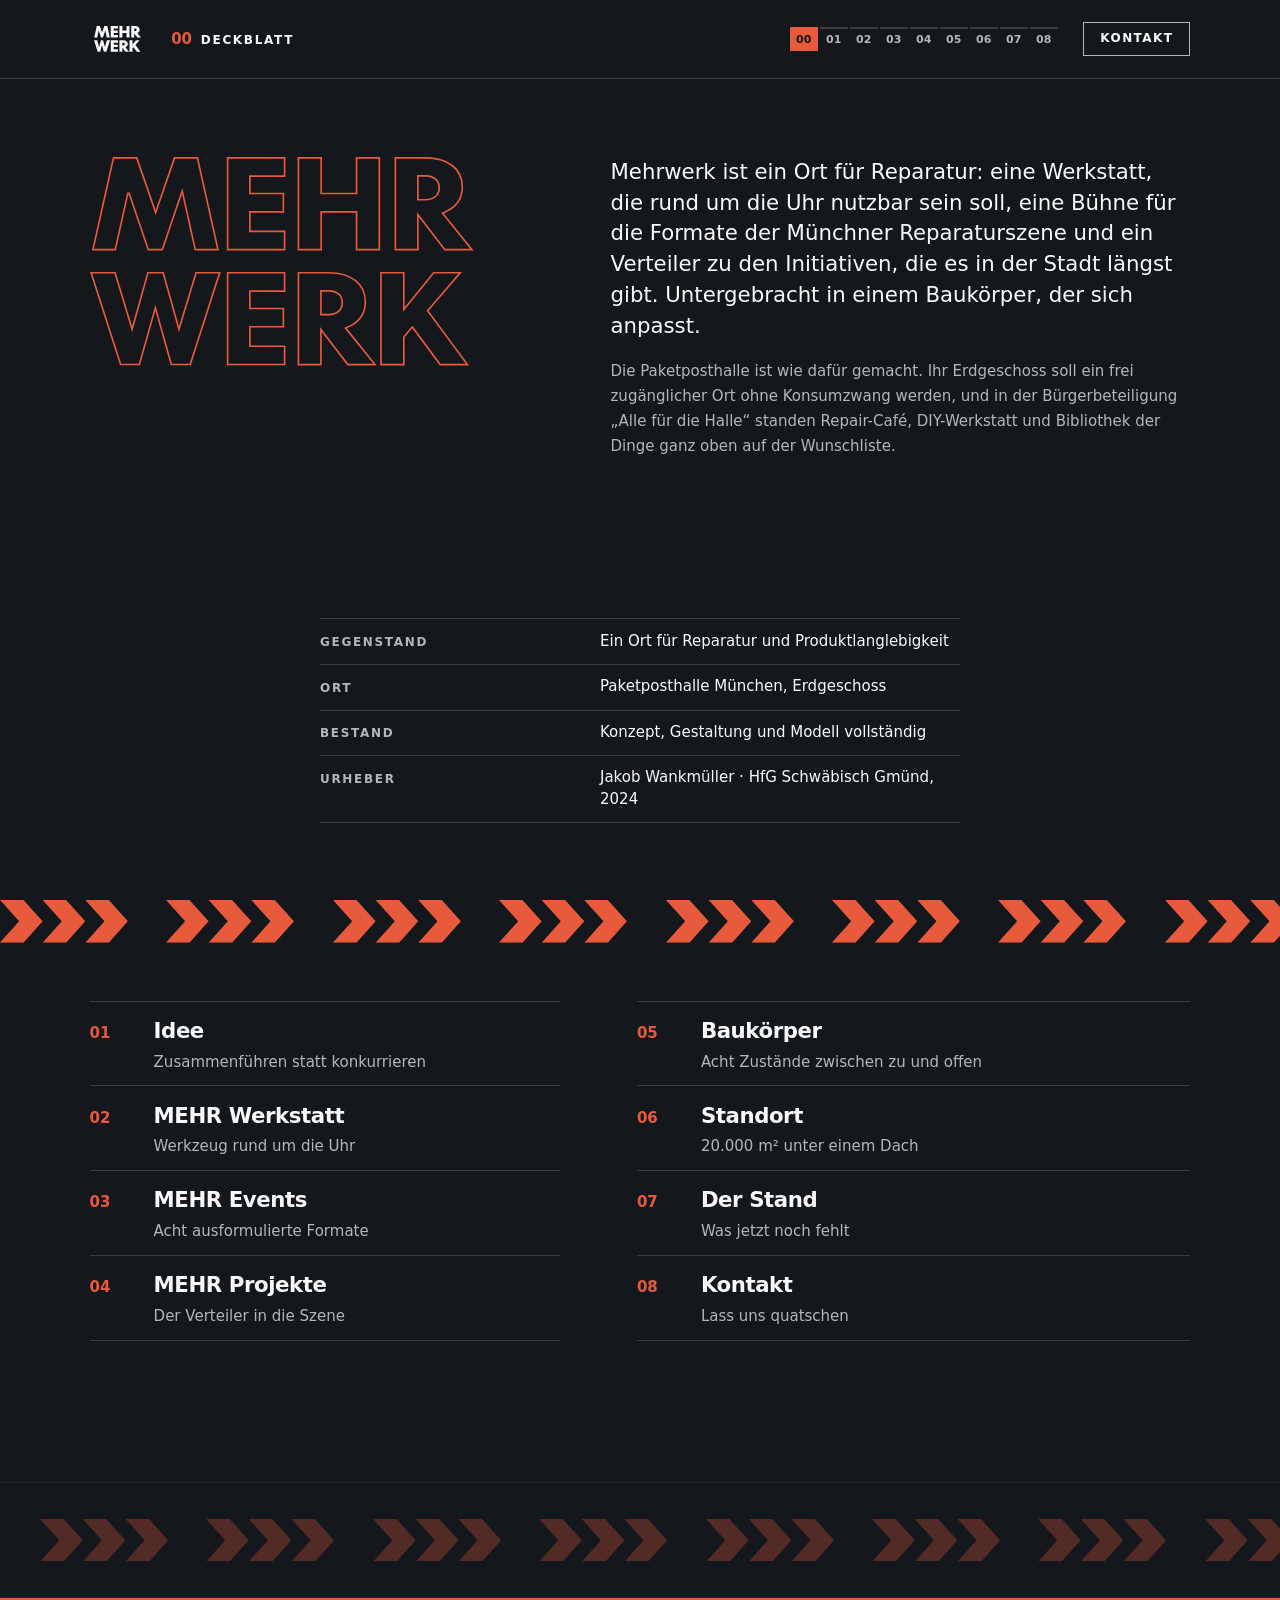
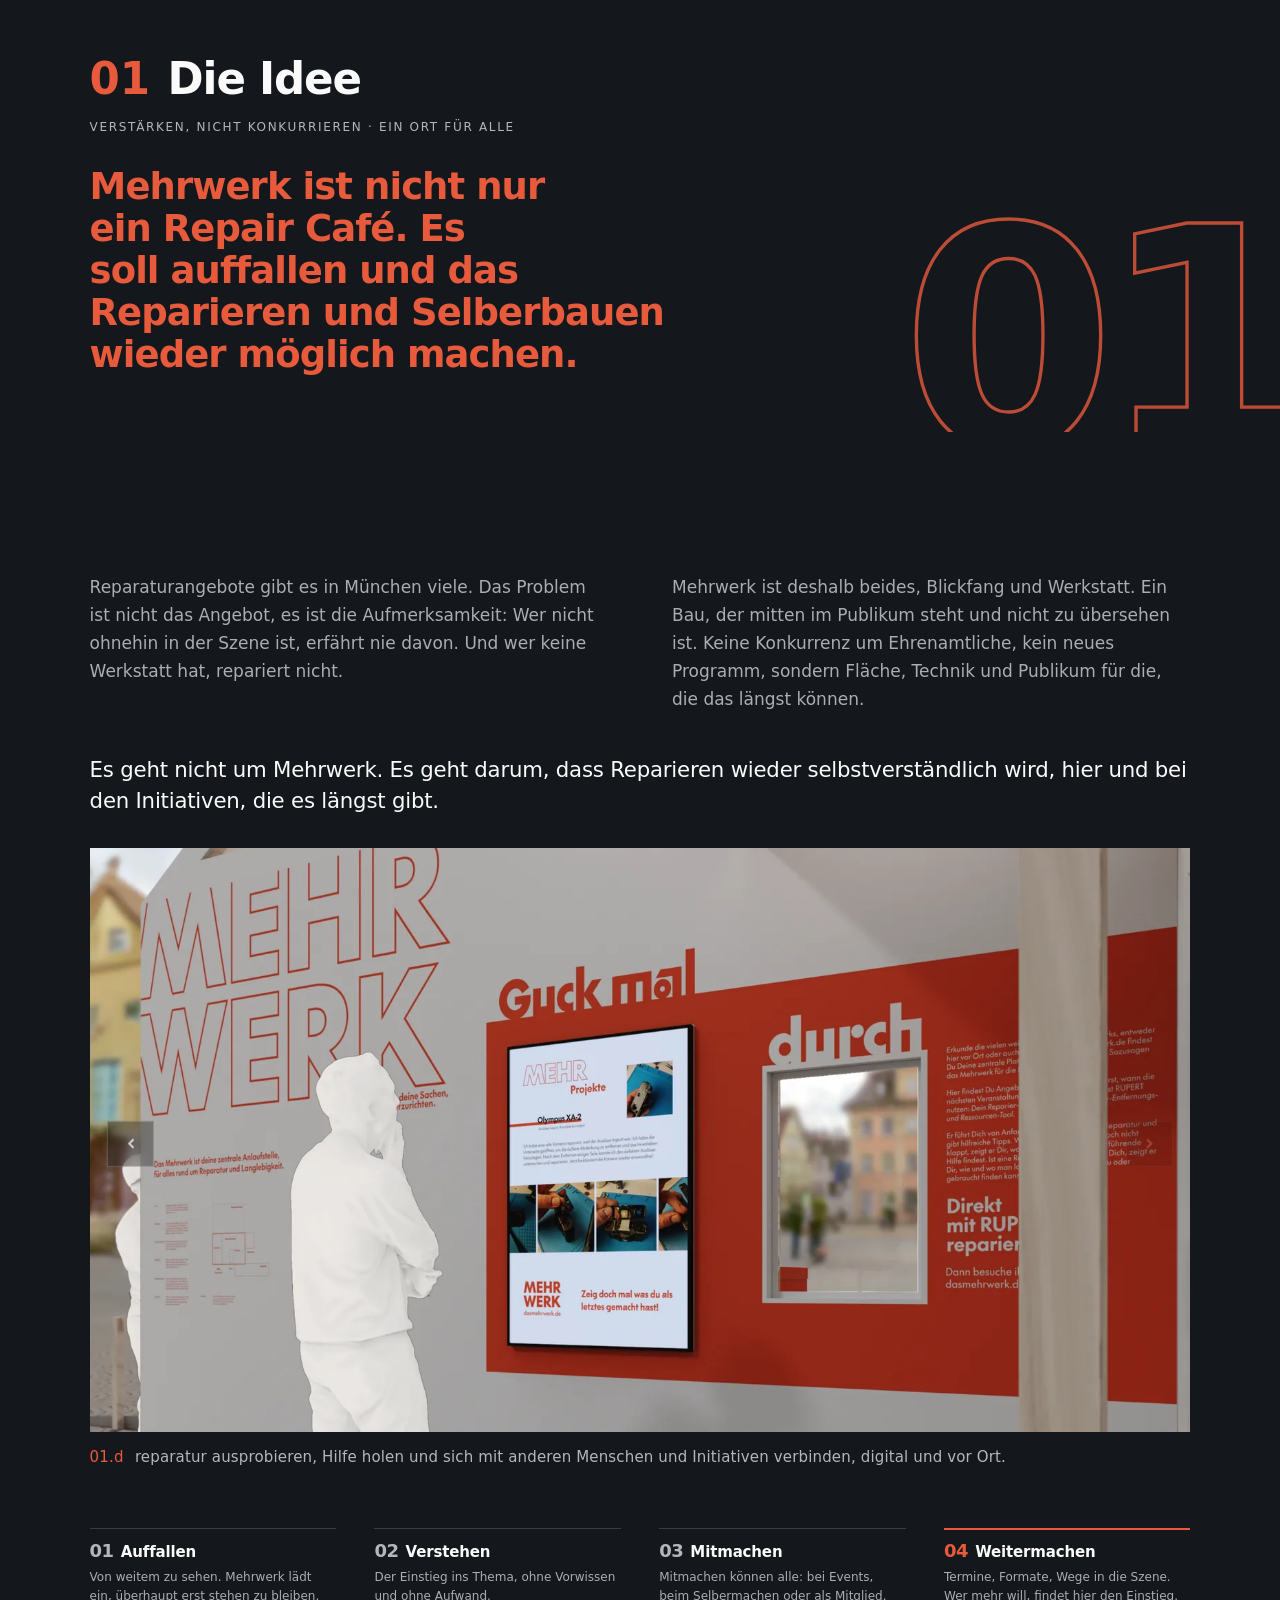
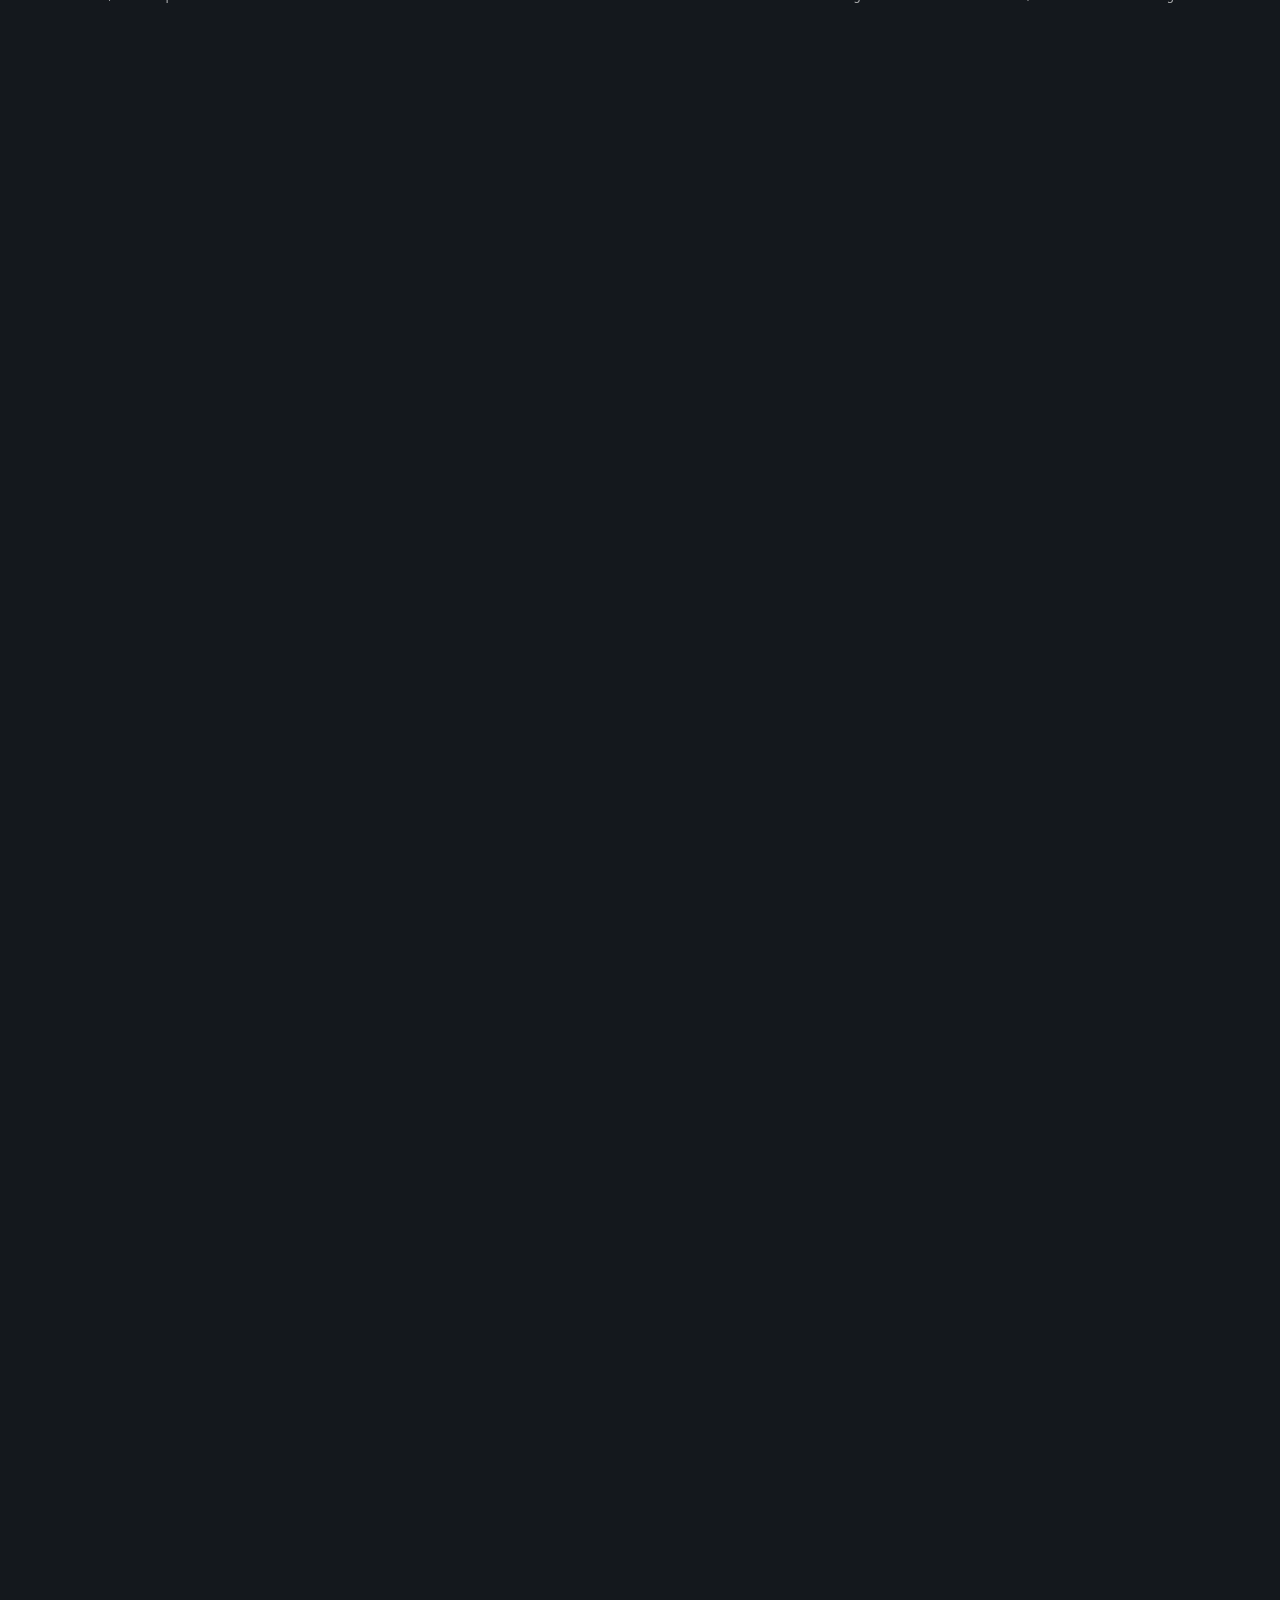
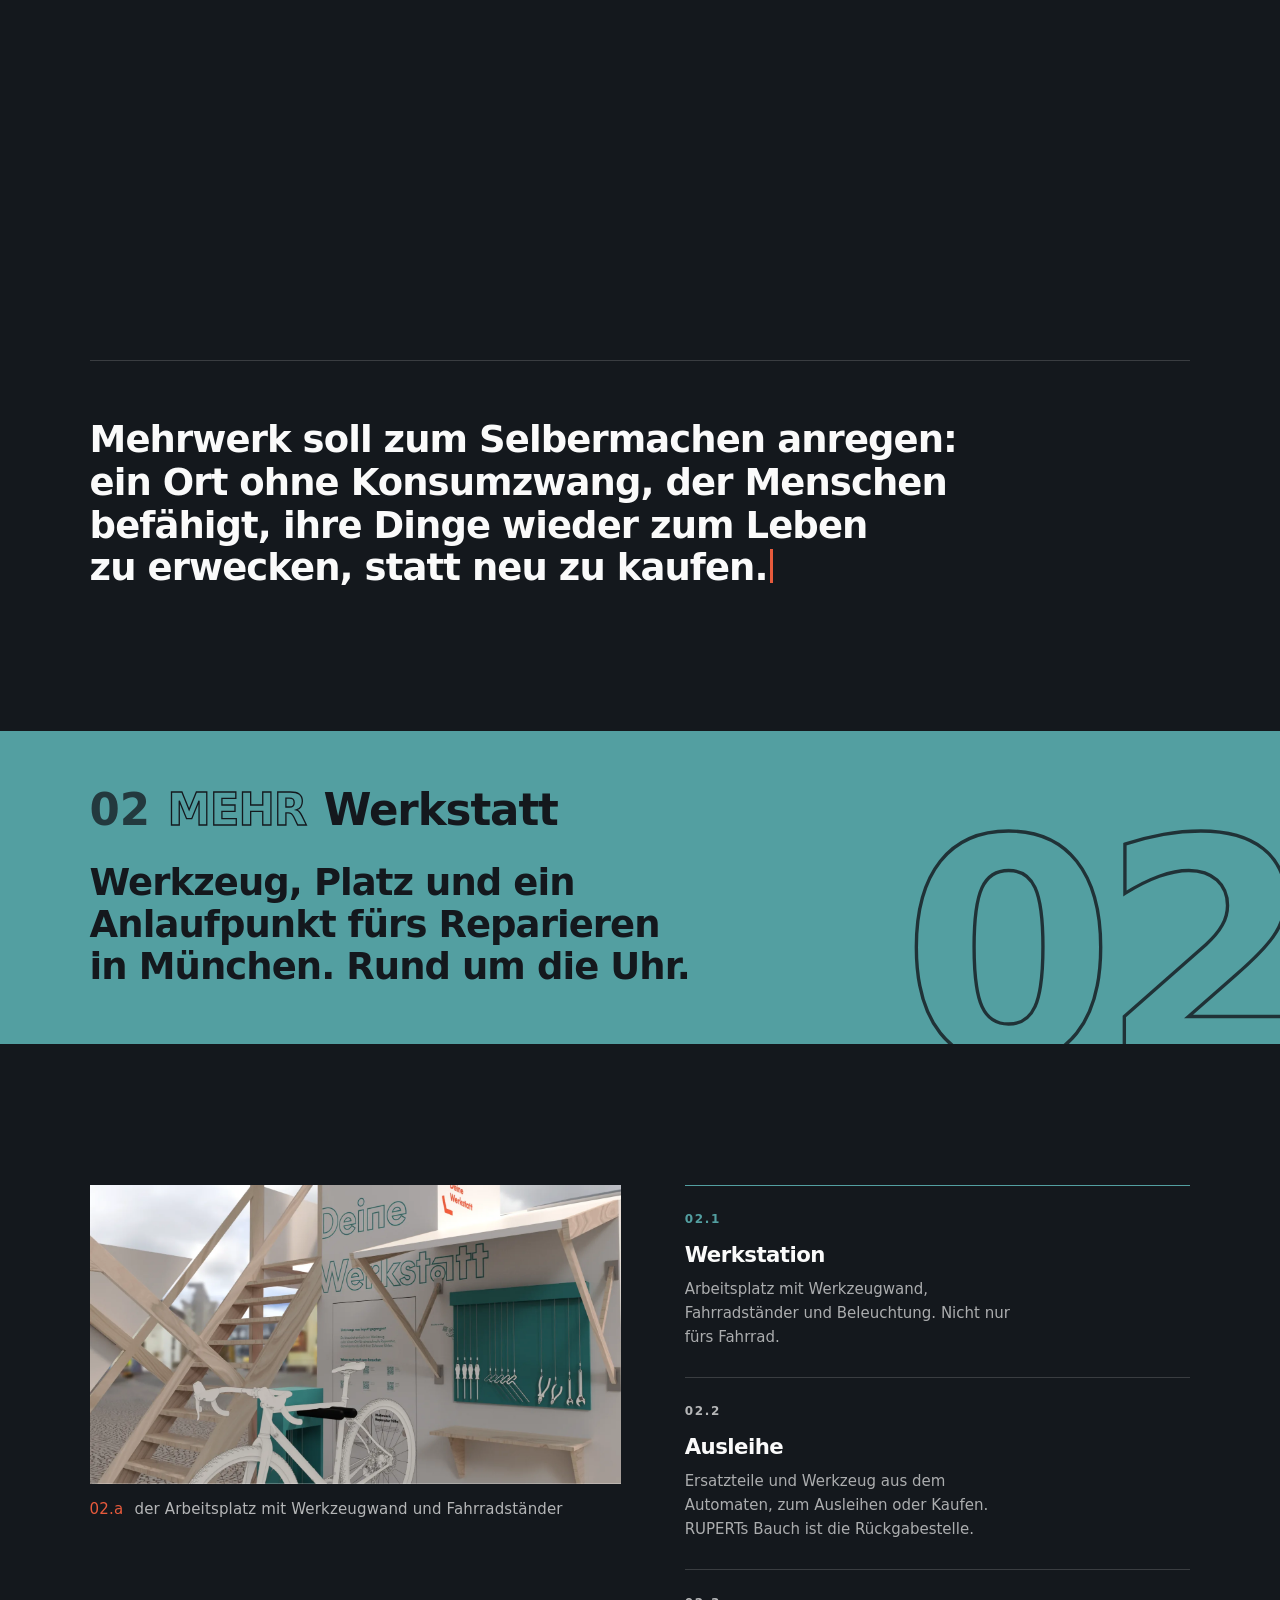
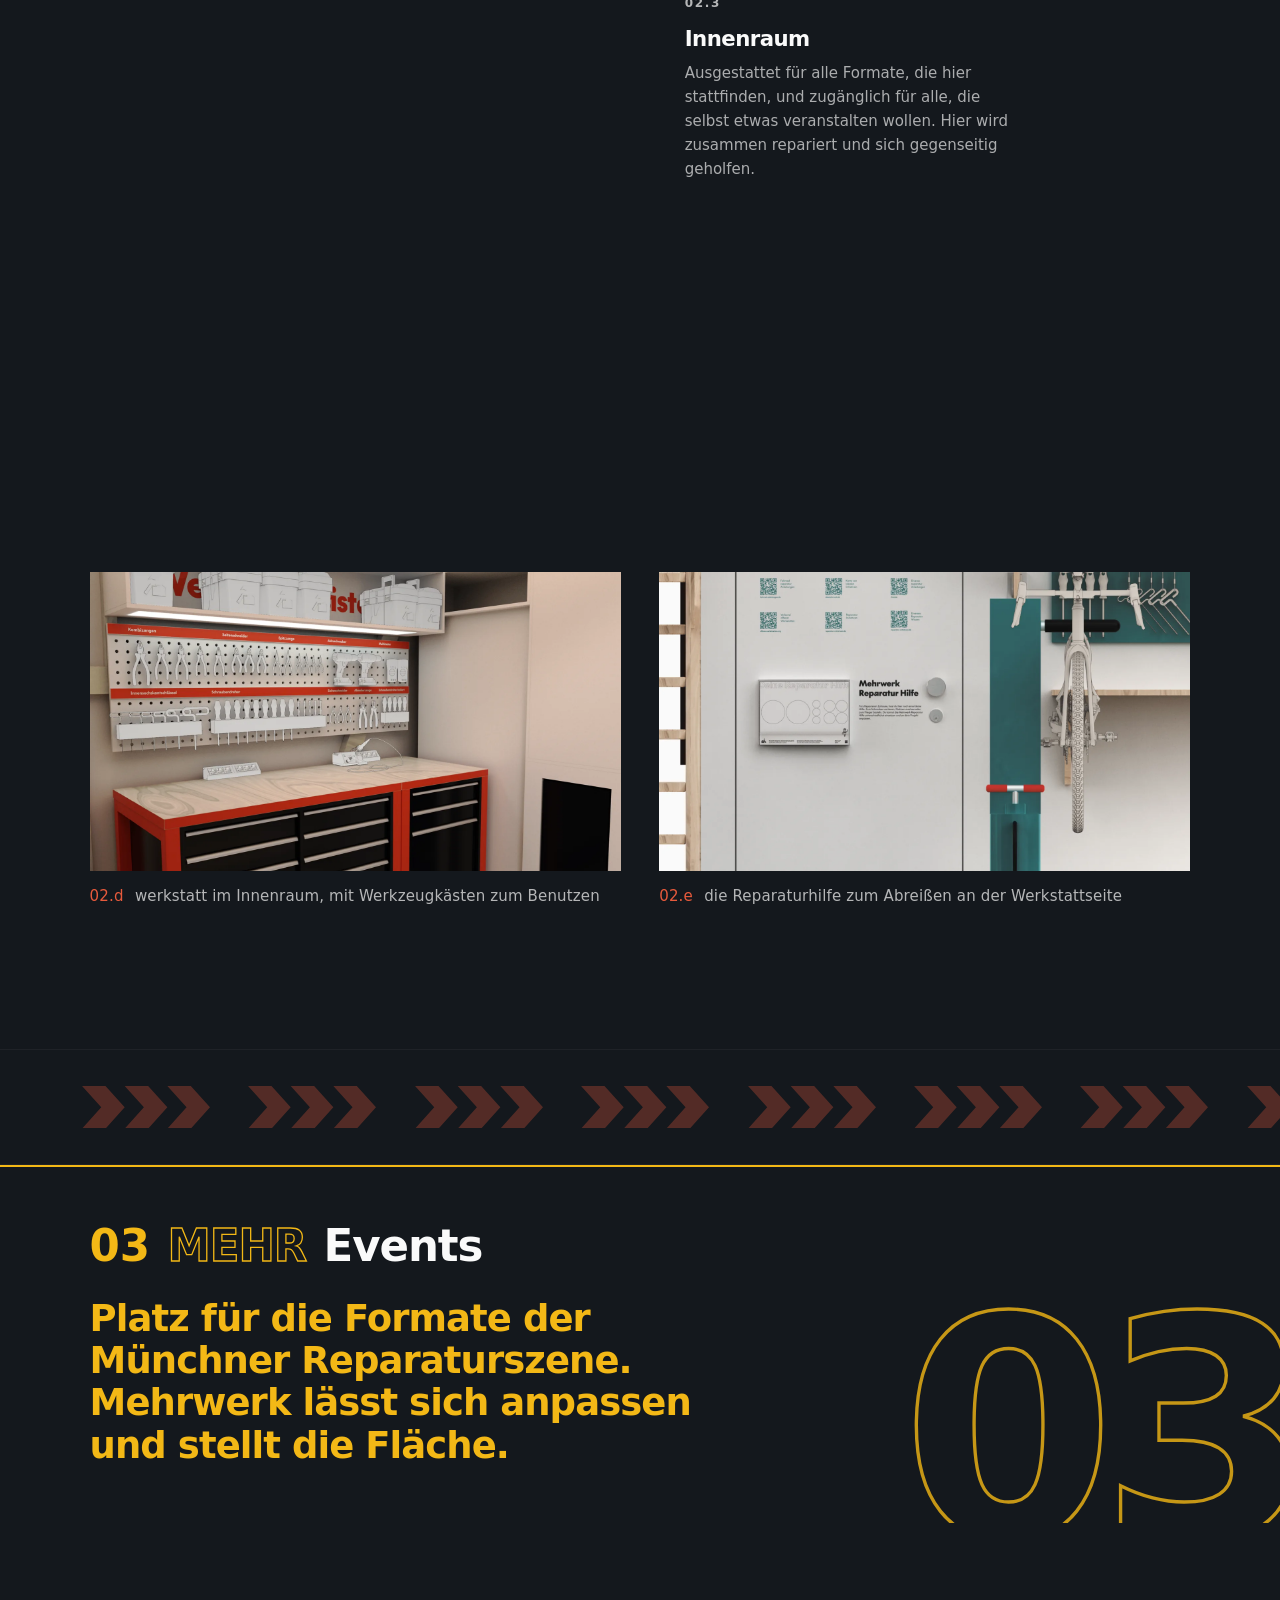
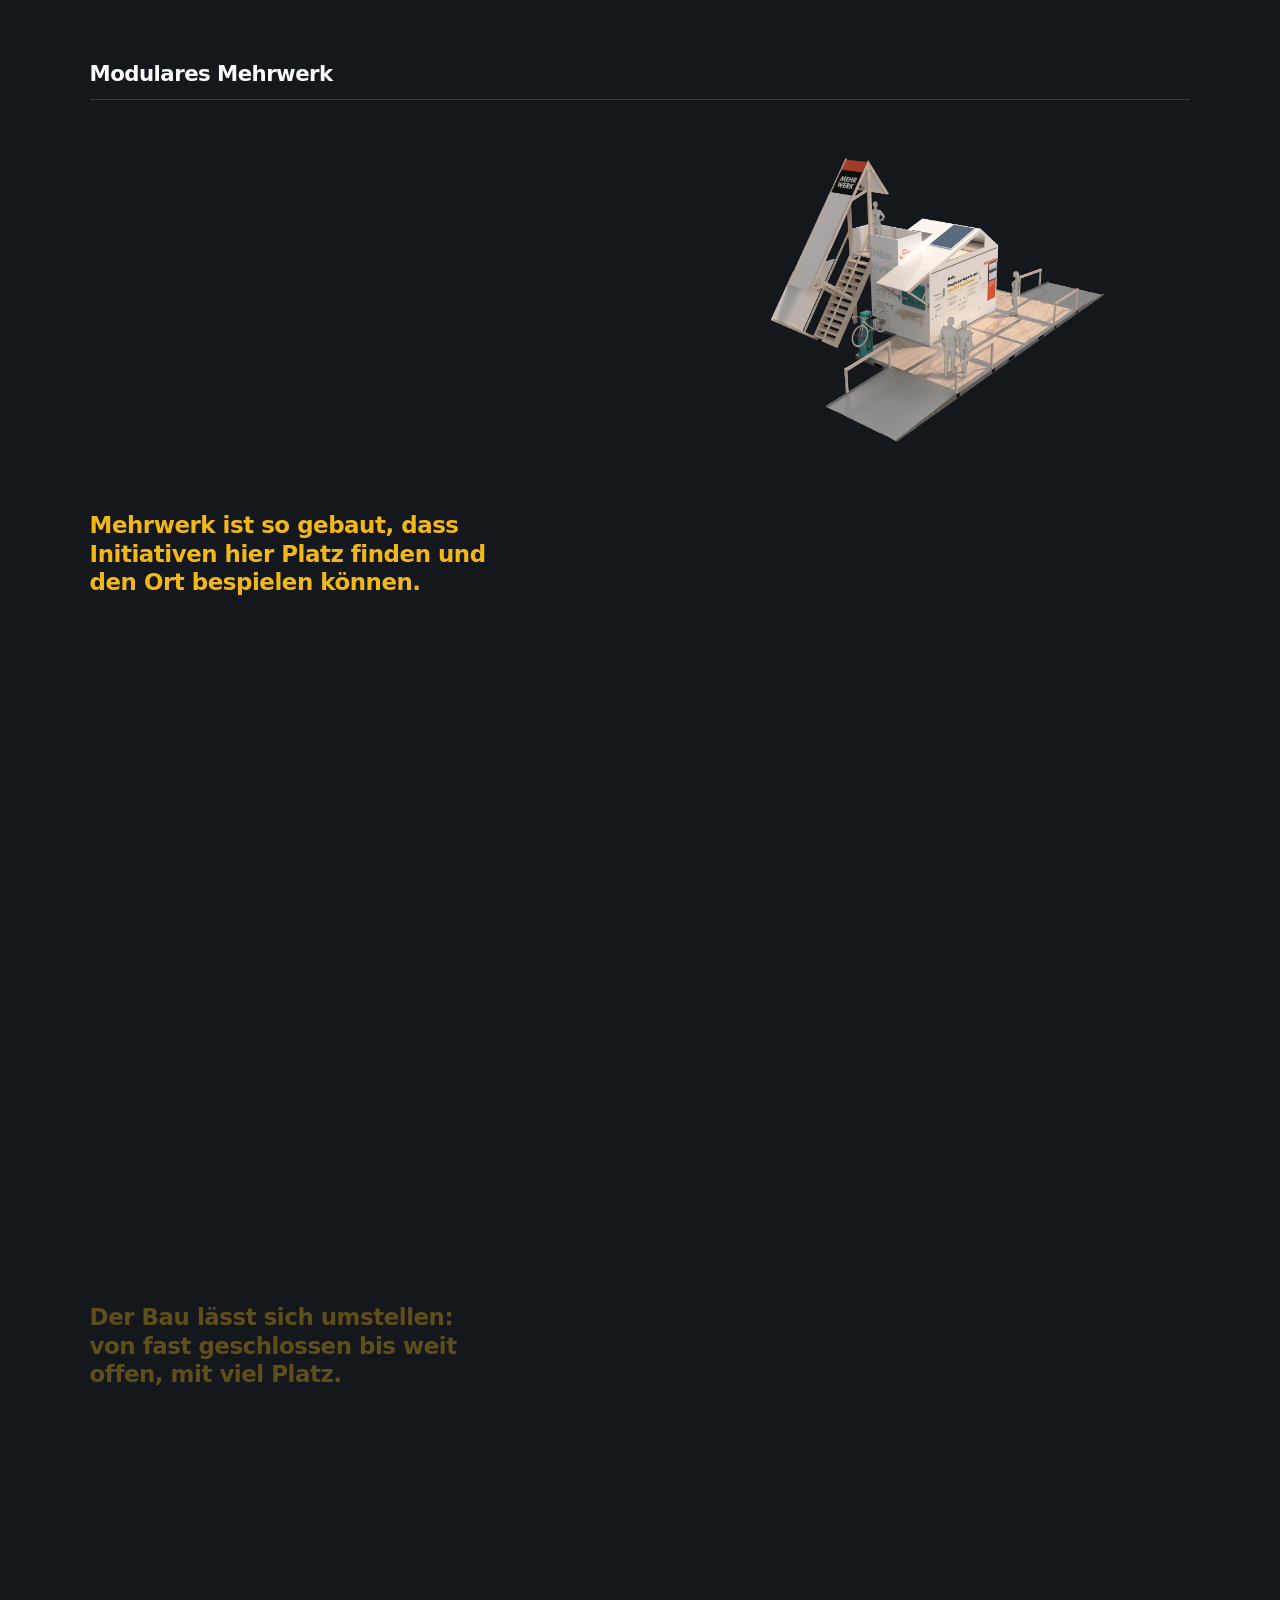
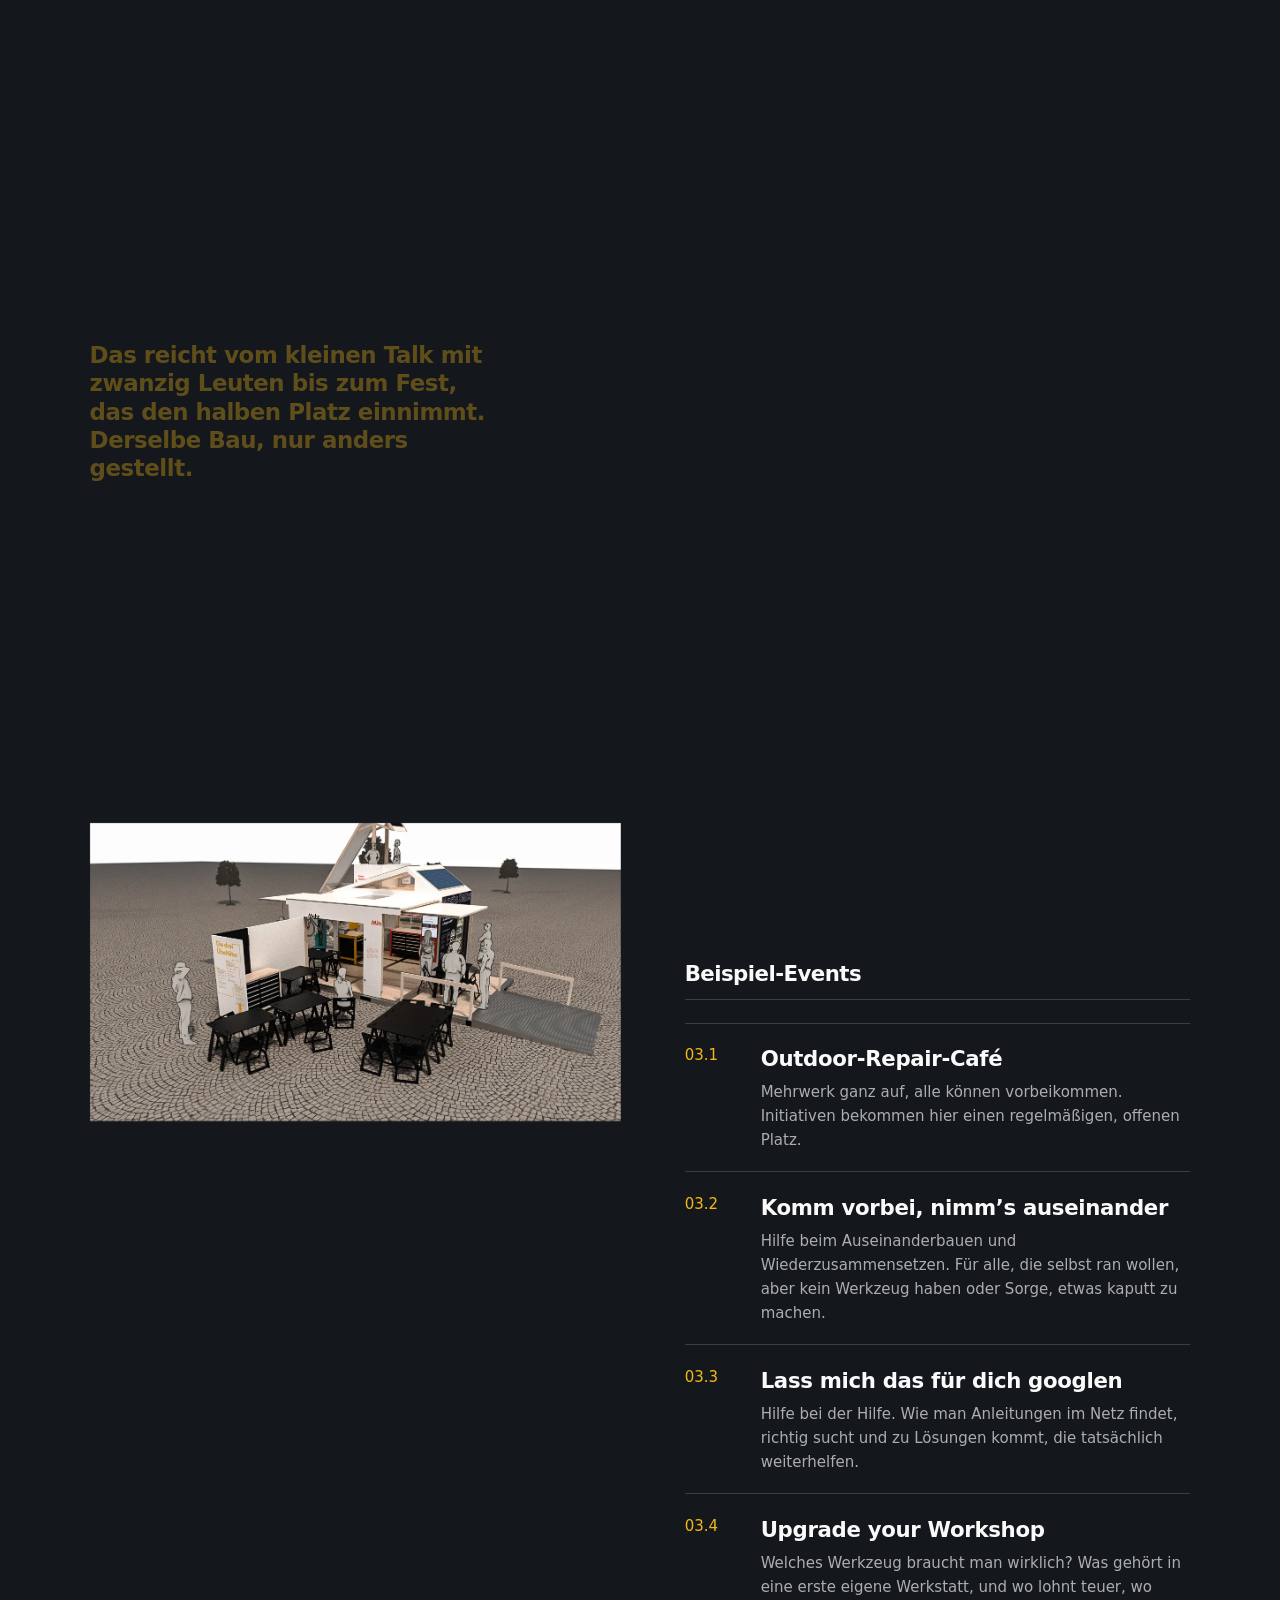
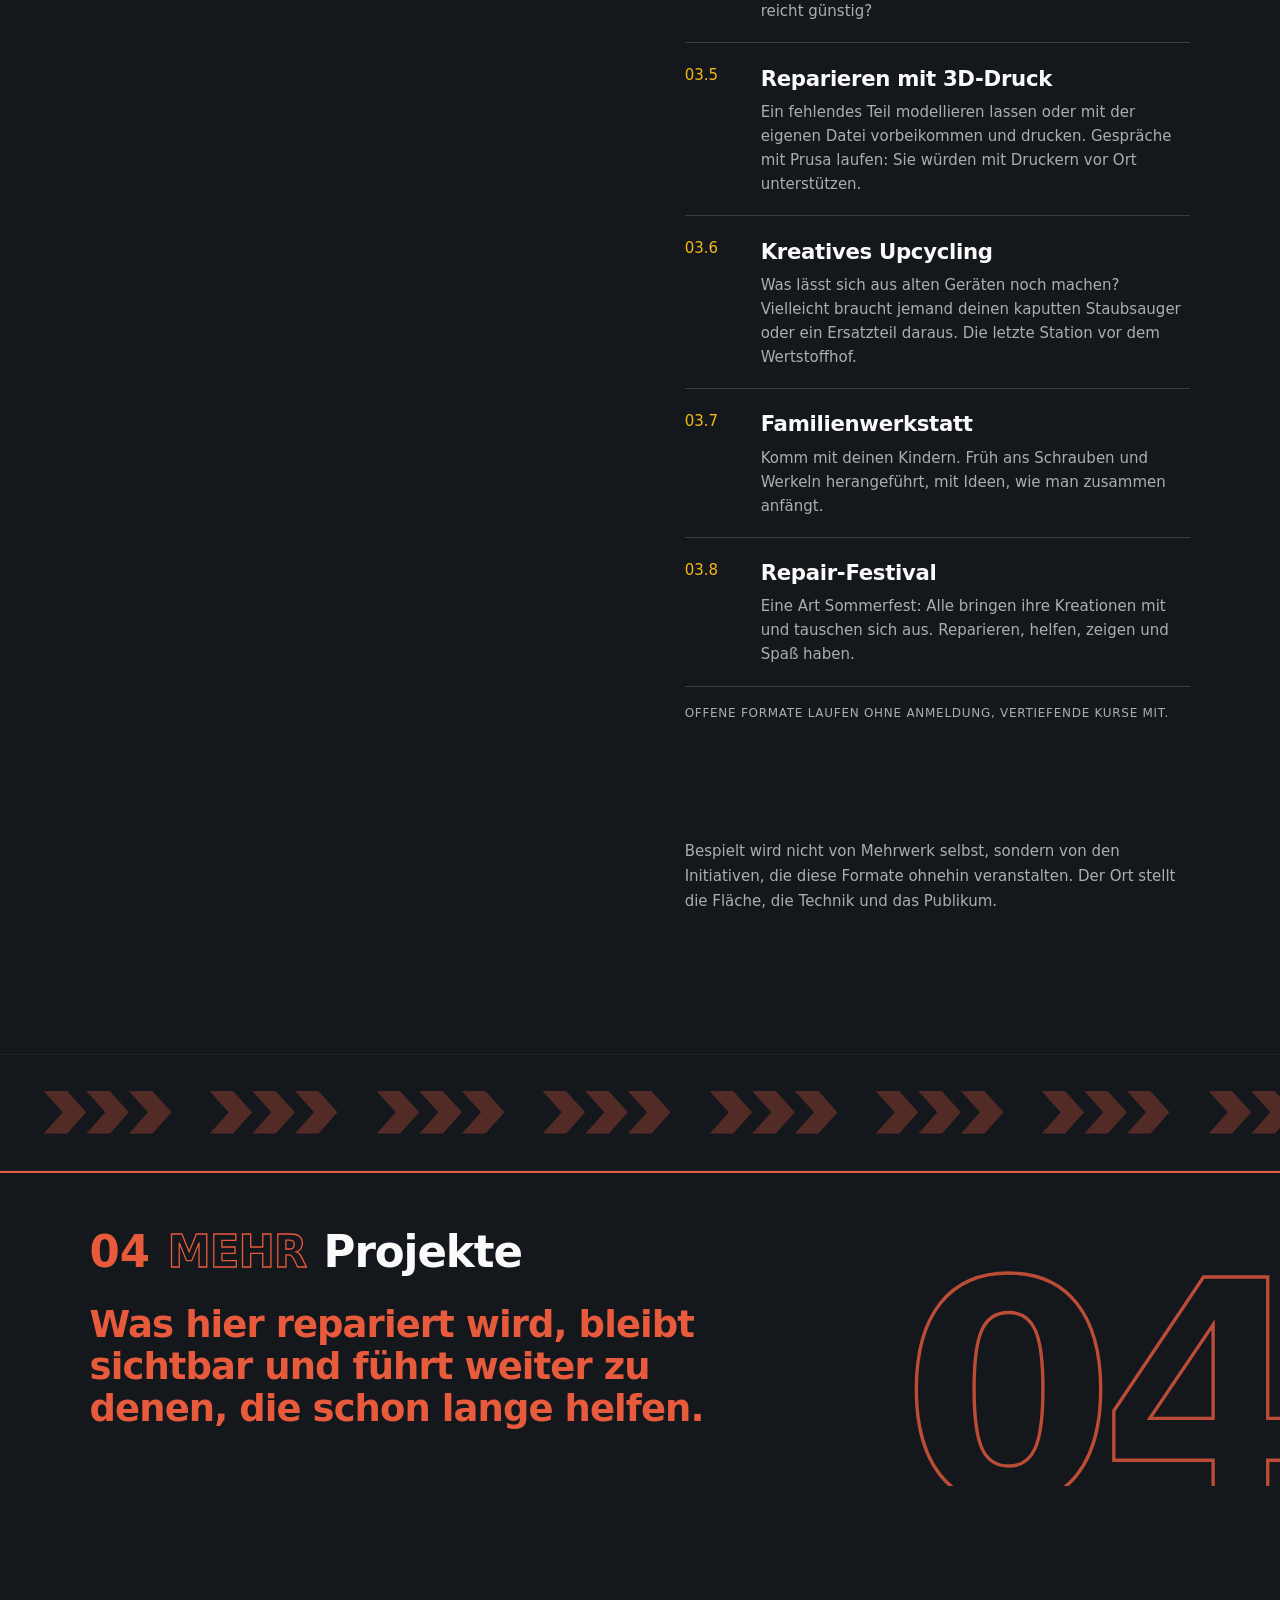
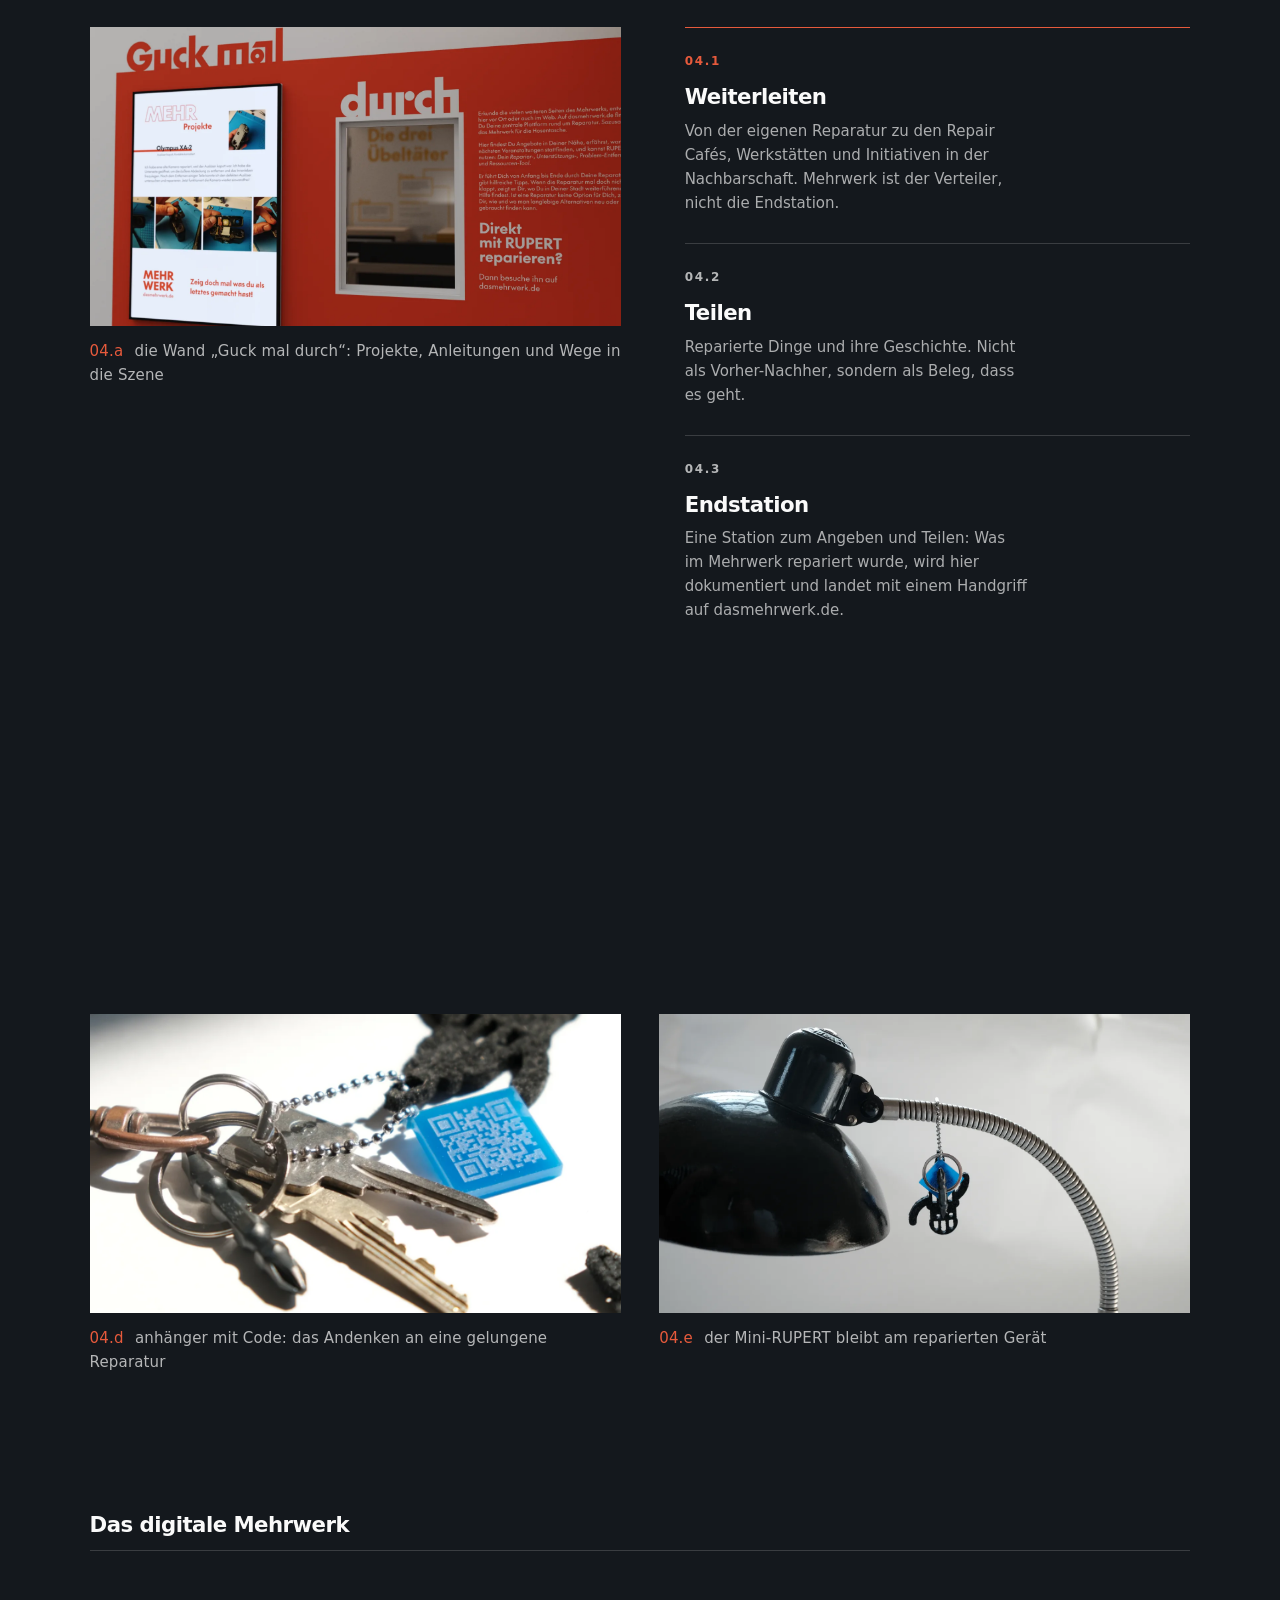
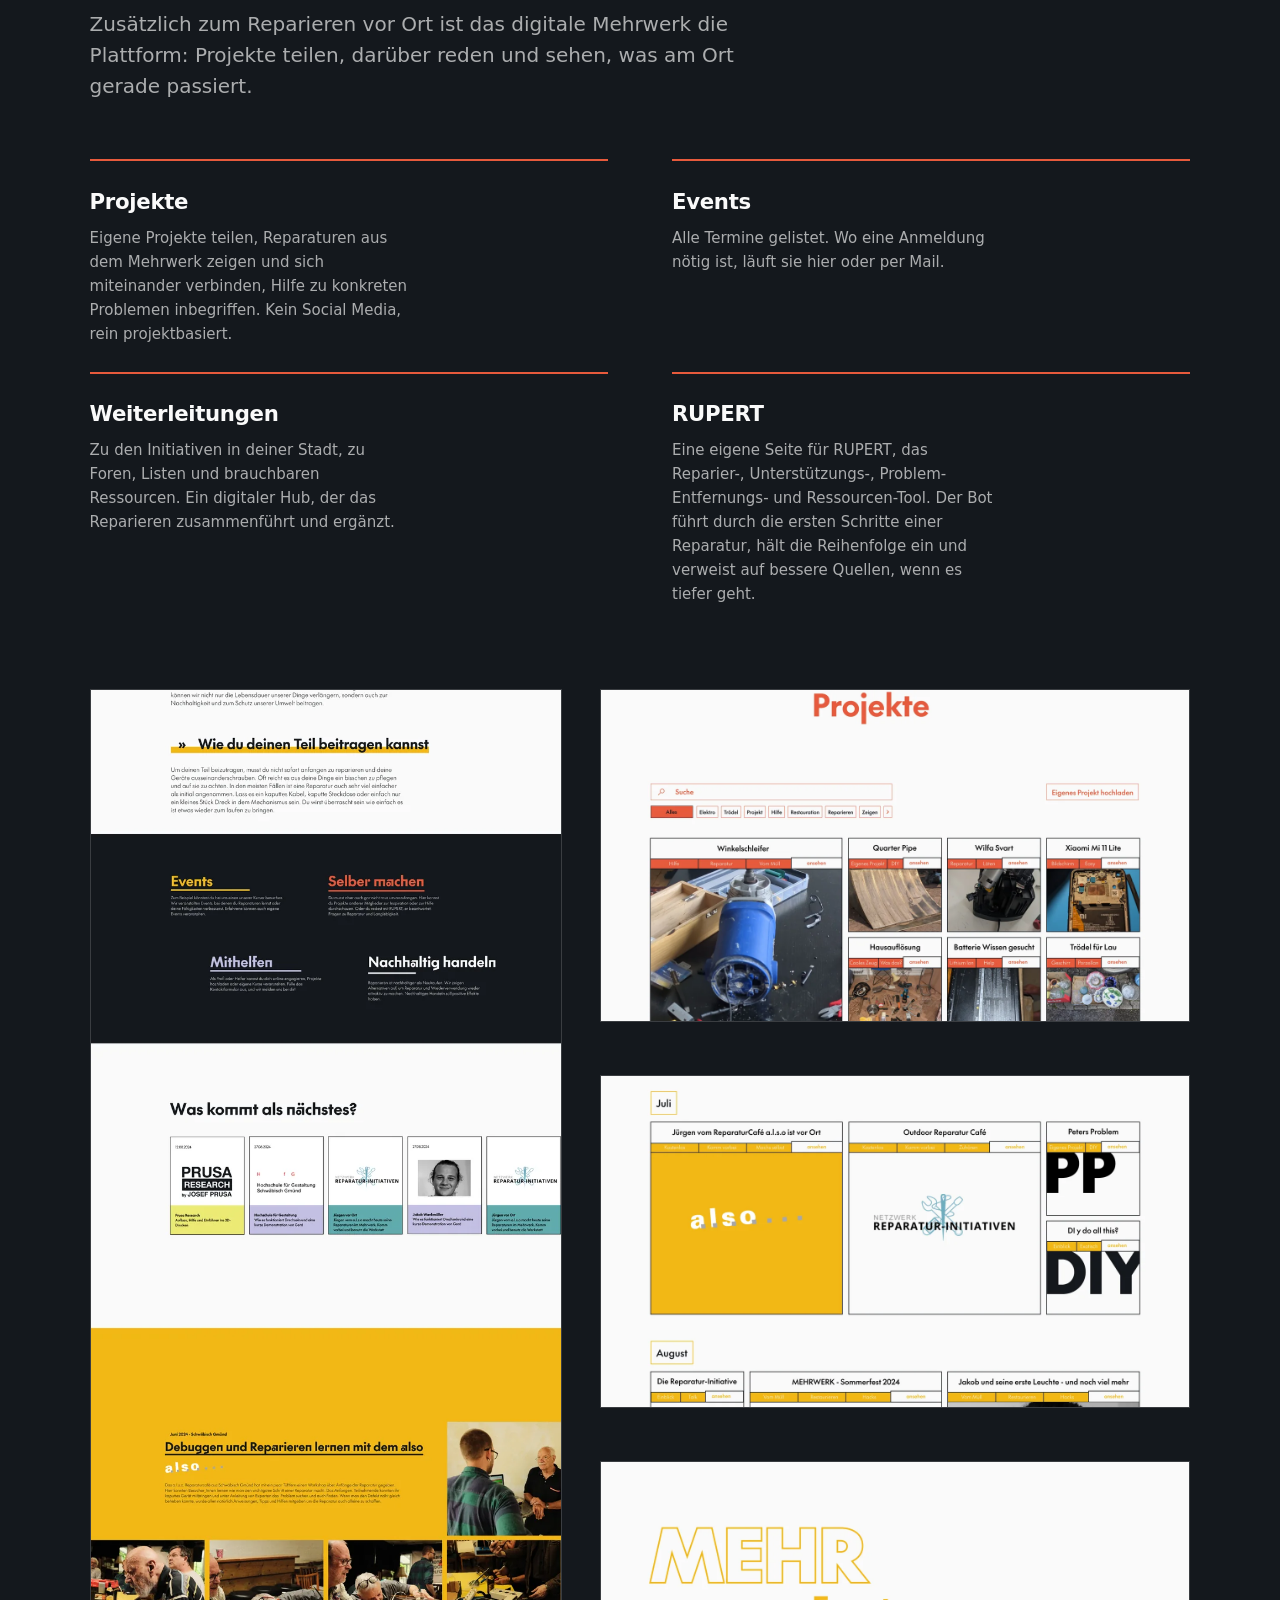
<file: index.html>
<!doctype html>
<html lang="de">
  <head>
    <meta charset="utf-8" />
    <meta name="viewport" content="width=device-width, initial-scale=1" />
    <title>Mehrwerk · ein Ort für Reparatur und Initiativen</title>
    <meta
      name="description"
      content="Mehrwerk führt die Münchner Reparaturszene an einem Ort zusammen: 24-Stunden-Werkstatt, Bühne für Formate, Verteiler zu bestehenden Initiativen, untergebracht in einem Baukörper, der sich an jedes Format anpassen lässt."
    />
    <meta
      property="og:title"
      content="Mehrwerk · ein Ort für Reparatur"
    />
    <meta
      property="og:description"
      content="Werkstatt, Bühne und Verteiler in einem. Das vollständige Verzeichnis in acht Positionen."
    />
    <meta property="og:type" content="website" />
    <link
      rel="icon"
      href="data:image/svg+xml,%3Csvg xmlns='http://www.w3.org/2000/svg' viewBox='0 0 476 441'%3E%3Crect width='476' height='441' fill='%2314181D'/%3E%3Cpath d='M398.6 440.5L293 285.4v152.5H0V234l81.3-58.6 120.9 34.2v-33.6h122.5L476 391l-77.4 49.4ZM14 424h265.1V244.4h-77V224.2L84 190.7 14 241.2V424Zm279-163.6 109.6 161 53.7-34.3L317.4 190h-101.3v40.4h76.8v30Z' fill='%23FAFAFA'/%3E%3Cpath d='m379.2 123.6-93.3-17.9-93.3 17.9L286 0l93.3 123.6Zm-93.3-32.1 60.3 11.5-60.3-79.9-60.3 79.9 60.3-11.5Z' fill='%23FAFAFA'/%3E%3C/svg%3E"
    />
    <!-- General Sans über die Fontshare-API statt selbst gehostet: die
         Fontshare-Lizenz erlaubt die Auslieferung über ihre eigenen Server,
         die Ablage der Fontdatei in einem öffentlichen Repo nicht. -->
    <link rel="preconnect" href="https://api.fontshare.com" />
    <link rel="preconnect" href="https://cdn.fontshare.com" crossorigin />
    <link
      rel="stylesheet"
      href="https://api.fontshare.com/v2/css?f%5B%5D=general-sans@1&display=swap"
    />
    <link rel="stylesheet" href="styles.css" />
  </head>
  <body>
    <!--
THESIS: Mehrwerk ist fertig durchdacht, also tritt die Seite als Bauteilverzeichnis auf,
nicht als Landingpage. Acht nummerierte Positionen mit Kopf, Kurzspec und Belegmaterial.
Sie beweist Vollständigkeit durch ihre Form, statt sie zu behaupten. Verweigert wird der
Stapel gleichförmiger Sektionen mit Überschrift, Vorspann, Bild.
OWN-WORLD: Die gedruckte Außenhaut des Baus, ins Web gezogen. Dunkelgrau als Registerrücken,
Petrol/Gelb/Rot als Besitzfarbe je Kategorie-Position. Aufgerissene Konturlettern,
Signal-Rot-Chevrons als durchgehende Wegmarke, tabellarische Positionsziffern, Keylines.
Belegmaterial sind die Renderings der einzelnen Gebäudeseiten, nicht flache Artworkplatten.
STORY: das ist die Idee → das steckt drin → so verwandelt sich der Bau → deshalb diese
Halle → das steht, das fehlt → reden wir.
FIRST VIEWPORT: Dunkles Deckblatt. Die gezeichnete Wortmarke in Signal Rot, darunter die
Beschreibung in zwei Absätzen, eine Chevronreihe, der Titelblock und das Verzeichnis 01–08.
POSITION EINS IST DIE IDEE, nicht der Baukörper: was Mehrwerk ausmacht, ist das
Zusammenführen bestehender Initiativen an einem Ort.
JEDE POSITION HAT IHRE EIGENE TOPOLOGIE: der Kopf bleibt klebend stehen, der Inhalt zieht
darüber hinweg; nur 02 trägt dabei eine Farbfläche.
FORM: Bauteilverzeichnis, Kandidat 7 der geordneten Strukturliste. Seed cea12b9c.
FINISH: unreviewed and undocumented is unfinished; this build ends with the finish review, the verdict, and DESIGN.md
-->

    <svg
      width="0"
      height="0"
      style="position: absolute"
      aria-hidden="true"
      focusable="false"
    >
      <symbol id="chev" viewBox="0 0 120 40">
        <path
          d="M0 0l18 20-18 20h22l18-20L22 0zM40 0l18 20-18 20h22l18-20L62 0zM80 0l18 20-18 20h22l18-20L102 0z"
          fill="currentColor"
        />
      </symbol>
      <symbol id="brief" viewBox="0 0 24 24">
        <path
          d="M2 5h20v14H2V5zm2.4 2L12 12.6 19.6 7H4.4zM20 8.9l-8 5.9-8-5.9V17h16V8.9z"
          fill="currentColor"
        />
      </symbol>
      <symbol id="pfeil" viewBox="0 0 24 24">
        <path
          d="M8.5 3.2L17.3 12l-8.8 8.8-2.6-2.6L12.1 12 5.9 5.8z"
          fill="currentColor"
        />
      </symbol>
    </svg>

    <a class="skip" href="#pos-00">Zum Inhalt springen</a>

    <header class="leiste">
      <a
        class="leiste__plate"
        href="#pos-00"
        aria-label="Mehrwerk, Anfang des Registers"
      >
        <img src="assets/wortmarke-white-fill.svg" alt="" />
      </a>

      <p class="leiste__stand" aria-live="polite">
        <span class="leiste__nr" data-spur-nr>00</span>
        <span class="leiste__titel" data-spur-titel>Deckblatt</span>
      </p>

      <nav class="spur" aria-label="Verzeichnis">
        <a href="#pos-00" data-spur-tick><span>00</span></a>
        <a href="#pos-01" data-spur-tick><span>01</span></a>
        <a href="#pos-02" data-spur-tick><span>02</span></a>
        <a href="#pos-03" data-spur-tick><span>03</span></a>
        <a href="#pos-04" data-spur-tick><span>04</span></a>
        <a href="#pos-05" data-spur-tick><span>05</span></a>
        <a href="#pos-06" data-spur-tick><span>06</span></a>
        <a href="#pos-07" data-spur-tick><span>07</span></a>
        <a href="#pos-08" data-spur-tick><span>08</span></a>
      </nav>

      <a class="leiste__cta" href="#pos-08" aria-label="Kontakt">
        <svg class="leiste__cta-icon" aria-hidden="true" focusable="false">
          <use href="#brief" />
        </svg>
        <span class="leiste__cta-wort">Kontakt</span>
      </a>
    </header>

    <main>
      <!-- ═══════════ POS 00 · DECKBLATT ═══════════ -->
      <section
        class="pos deck"
        id="pos-00"
        data-pos="00"
        data-titel="Deckblatt"
      >
        <div class="deck__blatt">
          <div class="deck__fuss">
            <img class="deck__marke" src="assets/wortmarke-red-contour.svg" />
            <div class="deck__text">
              <p class="deck__these">
                Mehrwerk ist ein Ort für Reparatur: eine Werkstatt, die rund um die
                Uhr nutzbar sein soll, eine Bühne für die Formate der Münchner
                Reparaturszene und ein Verteiler zu den Initiativen, die es in der
                Stadt längst gibt. Untergebracht in einem Baukörper, der sich
                anpasst.
              </p>
              <p class="deck__ort">
                Die Paketposthalle ist wie dafür gemacht. Ihr Erdgeschoss soll ein
                frei zugänglicher Ort ohne Konsumzwang werden, und in der
                Bürgerbeteiligung „Alle für die Halle“ standen Repair-Café,
                DIY-Werkstatt und Bibliothek der Dinge ganz oben auf der
                Wunschliste.
              </p>
            </div>
            <div class="deck__unten">
              <dl class="titelblock">
                <div>
                  <dt>Gegenstand</dt>
                  <dd>Ein Ort für Reparatur und Produktlanglebigkeit</dd>
                </div>
                <div>
                  <dt>Ort</dt>
                  <dd>Paketposthalle München, Erdgeschoss</dd>
                </div>
                <div>
                  <dt>Bestand</dt>
                  <dd>Konzept, Gestaltung und Modell vollständig</dd>
                </div>
                <div>
                  <dt>Urheber</dt>
                  <dd>Jakob Wankmüller · HfG Schwäbisch Gmünd, 2024</dd>
                </div>
              </dl>
            </div>
          </div>
        </div>

        <div class="marsch" data-marsch aria-hidden="true">
          <svg viewBox="0 0 120 40"><use href="#chev" /></svg>
          <svg viewBox="0 0 120 40"><use href="#chev" /></svg>
          <svg viewBox="0 0 120 40"><use href="#chev" /></svg>
          <svg viewBox="0 0 120 40"><use href="#chev" /></svg>
          <svg viewBox="0 0 120 40"><use href="#chev" /></svg>
          <svg viewBox="0 0 120 40"><use href="#chev" /></svg>
          <svg viewBox="0 0 120 40"><use href="#chev" /></svg>
          <svg viewBox="0 0 120 40"><use href="#chev" /></svg>
        </div>

        <div class="deck__unten-index">
          <div class="deck__index">
            <ol class="index">
              <li>
                <a href="#pos-01"
                  ><b>01</b><span>Idee</span
                  ><i>Zusammenführen statt konkurrieren</i></a
                >
              </li>
              <li>
                <a href="#pos-02"
                  ><b>02</b><span>MEHR Werkstatt</span
                  ><i>Werkzeug rund um die Uhr</i></a
                >
              </li>
              <li>
                <a href="#pos-03"
                  ><b>03</b><span>MEHR Events</span
                  ><i>Acht ausformulierte Formate</i></a
                >
              </li>
              <li>
                <a href="#pos-04"
                  ><b>04</b><span>MEHR Projekte</span
                  ><i>Der Verteiler in die Szene</i></a
                >
              </li>
            </ol>
          </div>
          <div class="deck__index">
            <ol class="index">
              <li>
                <a href="#pos-05"
                  ><b>05</b><span>Baukörper</span
                  ><i>Acht Zustände zwischen zu und offen</i></a
                >
              </li>
              <li>
                <a href="#pos-06"
                  ><b>06</b><span>Standort</span
                  ><i>20.000 m² unter einem Dach</i></a
                >
              </li>
              <li>
                <a href="#pos-07"
                  ><b>07</b><span>Der Stand</span
                  ><i>Was jetzt noch fehlt</i></a
                >
              </li>
              <li>
                <a href="#pos-08"
                  ><b>08</b><span>Kontakt</span><i>Lass uns quatschen</i></a
                >
              </li>
            </ol>
          </div>
        </div>
      </section>

      <div class="marsch marsch--trenner" data-marsch aria-hidden="true">
        <svg viewBox="0 0 120 40"><use href="#chev" /></svg
        ><svg viewBox="0 0 120 40"><use href="#chev" /></svg
        ><svg viewBox="0 0 120 40"><use href="#chev" /></svg
        ><svg viewBox="0 0 120 40"><use href="#chev" /></svg
        ><svg viewBox="0 0 120 40"><use href="#chev" /></svg
        ><svg viewBox="0 0 120 40"><use href="#chev" /></svg>
        <svg viewBox="0 0 120 40"><use href="#chev" /></svg>
        <svg viewBox="0 0 120 40"><use href="#chev" /></svg>
        <svg viewBox="0 0 120 40"><use href="#chev" /></svg>
      </div>

      <!-- ═══════════ POS 01 · DIE IDEE ═══════════ -->
      <section
        class="pos kat kat--idee"
        id="pos-01"
        data-pos="01"
        data-titel="Die Idee"
      >
        <div class="kat__kopf kat__kopf--offen" data-nr="01">
          <h2 class="kopf"><span class="kopf__nr">01</span> Die Idee</h2>
          <p class="spec">
            verstärken, nicht konkurrieren · ein Ort für alle
          </p>
          <p class="setzung">
            Mehrwerk ist nicht nur ein Repair Café. Es soll auffallen und das Reparieren und Selberbauen wieder möglich machen.
          </p>
        </div>

        <div class="kat__lauf">
          <div class="platte idee">
            <div class="fliess idee__fliess">
              <p>
                Reparaturangebote gibt es in München viele. Das Problem ist
                nicht das Angebot, es ist die Aufmerksamkeit: Wer nicht ohnehin
                in der Szene ist, erfährt nie davon. Und wer keine Werkstatt
                hat, repariert nicht.
              </p>
              <p>
                Mehrwerk ist deshalb beides, Blickfang und Werkstatt. Ein Bau,
                der mitten im Publikum steht und nicht zu übersehen ist. Keine
                Konkurrenz um Ehrenamtliche, kein neues Programm, sondern
                Fläche, Technik und Publikum für die, die das längst können.
              </p>
              <p class="schluss">
                Es geht nicht um Mehrwerk. Es geht darum, dass Reparieren wieder selbstverständlich wird, hier und bei den Initiativen, die es
                längst gibt.
              </p>
            </div>

            <!-- Die Szene: Bühne und Kette gehören zusammen, also bleiben
                 sie zusammen stehen. Mit JS klebt der Halt eine Bildschirm-
                 höhe lang fest, der Scrollweg darunter schaltet die vier
                 Zustände durch. Ohne JS ist es gewöhnlicher Fluss. -->
            <div class="szene" id="szene">
              <div class="szene__halt">
                <!-- Die Bühne: vier Zustände desselben Ortes. Mit JS liegen sie
                 gestapelt und lösen einander ab, ohne JS stehen sie als
                 Bildreihe untereinander. -->
                <div class="buehne" id="buehne">
                  <div class="buehne__rahmen">
                    <figure class="buehne__bild ist" data-buehne="0">
                      <img
                        src="assets/idee-fern.webp"
                        alt="Weiter Altstadtplatz, in der Mitte steht der geschlossene Baukörper klein und hell zwischen den Häusern, im Vordergrund geht eine Person darauf zu."
                        width="1600"
                        height="993"
                        decoding="async"
                      />
                      <figcaption>
                        <b>01.a</b> von weitem zu sehen, mitten auf dem Platz und ohne
                        Schild.
                      </figcaption>
                    </figure>
                    <figure class="buehne__bild" data-buehne="1">
                      <img
                        src="assets/idee-automatseite.webp"
                        alt="Die Automatenseite aus der Nähe: die schwarze Tafel „Machs Selbst“ mit dem gefüllten Ausleihautomaten, ein Solarpaneel auf dem Dach, zwei Menschen davor, rechts eine Treppe auf die Plattform."
                        width="1600"
                        height="901"
                        loading="lazy"
                        decoding="async"
                      />
                      <figcaption>
                        <b>01.b</b> die Außenseiten sind das Informationsdesign.
                        Sie antworten, bevor jemand fragt.
                      </figcaption>
                    </figure>
                    <figure class="buehne__bild" data-buehne="2">
                      <img
                        src="assets/idee-innen.webp"
                        alt="Blick in den geöffneten Bau: Tische mit Klappstühlen, Menschen an einer Werkbank, rechts die schwarze Tafel mit der Frage „Du weißt nicht wie du anfangen sollst?“."
                        width="1600"
                        height="900"
                        loading="lazy"
                        decoding="async"
                      />
                      <figcaption>
                        <b>01.c</b> anpassen an jede Situation und jedes Format.
                      </figcaption>
                    </figure>
                    <figure class="buehne__bild buehne__bild--unten" data-buehne="3">
                      <img
                        src="assets/idee-guckmal.webp"
                        alt="Die rote Wand „Guck mal durch“ mit Bildschirmen und dem Schriftzug MEHR WERK, davor zwei Personen."
                        width="1600"
                        height="1751"
                        loading="lazy"
                        decoding="async"
                      />
                      <figcaption>
                        <b>01.d</b> reparatur ausprobieren, Hilfe holen und sich mit
                        anderen Menschen und Initiativen verbinden, digital und vor Ort.
                      </figcaption>
                    </figure>
                    <!-- Wer nicht scrollen oder die Kette treffen will, blättert
                     hier. Ohne JS sind die Pfeile ohne Aufgabe und bleiben
                     unsichtbar. -->
                    <button
                      class="buehne__pfeil buehne__pfeil--zurueck"
                      type="button"
                      data-pfeil="-1"
                      aria-label="Vorheriger Zustand"
                    >
                      <svg viewBox="0 0 24 24" aria-hidden="true">
                        <use href="#pfeil" />
                      </svg>
                    </button>
                    <button
                      class="buehne__pfeil buehne__pfeil--vor"
                      type="button"
                      data-pfeil="1"
                      aria-label="Nächster Zustand"
                    >
                      <svg viewBox="0 0 24 24" aria-hidden="true">
                        <use href="#pfeil" />
                      </svg>
                    </button>
                  </div>
                </div>

                <!-- Die Kette: vier Glieder, die die Bühne schalten. -->
                <ol class="kette">
                  <li class="kette__glied ist" data-glied="0">
                    <p class="kette__nr">01</p>
                    <h3>Auffallen</h3>
                    <p class="kette__satz">
                      Von weitem zu sehen. Mehrwerk lädt ein, überhaupt erst
                      stehen zu bleiben.
                    </p>
                  </li>
                  <li class="kette__glied" data-glied="1">
                    <p class="kette__nr">02</p>
                    <h3>Verstehen</h3>
                    <p class="kette__satz">
                      Der Einstieg ins Thema, ohne Vorwissen und ohne Aufwand.
                    </p>
                  </li>
                  <li class="kette__glied" data-glied="2">
                    <p class="kette__nr">03</p>
                    <h3>Mitmachen</h3>
                    <p class="kette__satz">
                      Mitmachen können alle: bei Events, beim Selbermachen oder
                      als Mitglied.
                    </p>
                  </li>
                  <li class="kette__glied" data-glied="3">
                    <p class="kette__nr">04</p>
                    <h3>Weitermachen</h3>
                    <p class="kette__satz">
                      Termine, Formate, Wege in die Szene. Wer mehr will, findet
                      hier den Einstieg.
                    </p>
                  </li>
                </ol>
              </div>
            </div>

            <!-- Die Ansage: der Satz, auf den die Kette hinausläuft. Das
                 Skript tippt ihn, sobald er im Bild steht. Ohne JS und bei
                 prefers-reduced-motion steht er einfach da. -->
            <div class="ansage">
              <p class="ansage__satz" data-ansage>
                Mehrwerk soll zum Selbermachen anregen: ein Ort ohne
                Konsumzwang, der Menschen befähigt, ihre Dinge wieder zum Leben zu erwecken, statt neu zu kaufen.
              </p>
            </div>
          </div>
        </div>
      </section>

      <!-- ═══════════ POS 02 · MEHR WERKSTATT ═══════════ -->
      <section
        class="pos kat kat--werkstatt"
        id="pos-02"
        data-pos="02"
        data-titel="MEHR Werkstatt"
      >
        <div class="kat__kopf" data-nr="02">
          <h2 class="kopf">
            <span class="kopf__nr">02</span>
            <span class="kontur">MEHR</span> Werkstatt
          </h2>
          <p class="setzung">
            Werkzeug, Platz und ein Anlaufpunkt fürs Reparieren in München.
            Rund um die Uhr.
          </p>
        </div>

        <div class="kat__lauf">
          <div class="platte">
            <div class="lauf">
              <!-- Das klebende Bild zur Liste: ein Blatt je Punkt, geschaltet
                   vom Scrollweg der Liste daneben. Ohne JS stehen die drei
                   Blätter als gewöhnliche Bildreihe untereinander. -->
              <div class="seite wechsel" data-wechsel>
                <div class="wechsel__rahmen">
                  <figure class="wechsel__bild ist" data-wechsel-bild="0">
                    <img
                      src="assets/werkstattseite.webp"
                      alt="Die Werkstattseite mit dem Schriftzug „Deine Werkstatt“ in Kontur, ein Fahrrad im Ständer, daneben eine türkise Werkzeugwand."
                      width="1600"
                      height="901"
                      loading="lazy"
                      decoding="async"
                    />
                    <figcaption>
                      <b>02.a</b> der Arbeitsplatz mit Werkzeugwand und Fahrradständer
                    </figcaption>
                  </figure>
                  <figure class="wechsel__bild" data-wechsel-bild="1">
                    <img
                      src="assets/automatseite.webp"
                      alt="Der Ausleihautomat in der schwarzen Tafel „Machs Selbst“, eine Person steht davor und bedient ihn."
                      width="949"
                      height="1518"
                      loading="lazy"
                      decoding="async"
                    />
                    <figcaption>
                      <b>02.b</b> der Automat gibt Werkzeug rund um die Uhr aus
                    </figcaption>
                  </figure>
                  <figure class="wechsel__bild" data-wechsel-bild="2">
                    <img
                      src="assets/innenraum-endstation.webp"
                      alt="Innenraum mit gelber Endstation, roter Beschriftung Werkstation, Werkzeugwänden und einer Werkbank auf Rollen."
                      width="1600"
                      height="898"
                      loading="lazy"
                      decoding="async"
                    />
                    <figcaption>
                      <b>02.c</b> der Innenraum für die, die dabeibleiben
                    </figcaption>
                  </figure>
                </div>
              </div>
              <ol class="teile teile--liste" data-wechsel-liste>
                <li>
                  <p class="teile__nr">02.1</p>
                  <h3>Werkstation</h3>
                  <p>
                    Arbeitsplatz mit Werkzeugwand, Fahrradständer und
                    Beleuchtung. Nicht nur fürs Fahrrad.
                  </p>
                </li>
                <li>
                  <p class="teile__nr">02.2</p>
                  <h3>Ausleihe</h3>
                  <p>
                    Ersatzteile und Werkzeug aus dem Automaten, zum Ausleihen
                    oder Kaufen. RUPERTs Bauch ist die Rückgabestelle.
                  </p>
                </li>
                <li>
                  <p class="teile__nr">02.3</p>
                  <h3>Innenraum</h3>
                  <p>
                    Ausgestattet für alle Formate, die hier stattfinden, und zugänglich für alle, die selbst etwas veranstalten wollen.
                    Hier wird zusammen repariert und sich gegenseitig geholfen.
                  </p>
                </li>
              </ol>
            </div>

            <div class="paar">
              <figure>
                <img
                  src="assets/werkbank.webp"
                  alt="Werkbank mit roter Schubladenwand, darüber eine beschriftete Werkzeugwand und weiße Werkzeugkästen im Regal."
                  width="1600"
                  height="1070"
                  loading="lazy"
                  decoding="async"
                />
                <figcaption>
                  <b>02.d</b> werkstatt im Innenraum, mit Werkzeugkästen zum
                  Benutzen
                </figcaption>
              </figure>
              <figure class="seite">
                <img
                  src="assets/reparaturhilfe.webp"
                  alt="Die Werkstattseite von außen: eine Tafel „Mehrwerk Reparatur Hilfe“ mit QR-Codes zum Abreißen, daneben ein Fahrrad im Ständer."
                  width="1600"
                  height="900"
                  loading="lazy"
                  decoding="async"
                />
                <figcaption>
                  <b>02.e</b> die Reparaturhilfe zum Abreißen an der
                  Werkstattseite
                </figcaption>
              </figure>
            </div>
          </div>
        </div>
      </section>

      <div class="marsch marsch--trenner" data-marsch aria-hidden="true">
        <svg viewBox="0 0 120 40"><use href="#chev" /></svg
        ><svg viewBox="0 0 120 40"><use href="#chev" /></svg
        ><svg viewBox="0 0 120 40"><use href="#chev" /></svg
        ><svg viewBox="0 0 120 40"><use href="#chev" /></svg
        ><svg viewBox="0 0 120 40"><use href="#chev" /></svg
        ><svg viewBox="0 0 120 40"><use href="#chev" /></svg>
        <svg viewBox="0 0 120 40"><use href="#chev" /></svg>
        <svg viewBox="0 0 120 40"><use href="#chev" /></svg>
        <svg viewBox="0 0 120 40"><use href="#chev" /></svg>
      </div>

      <!-- ═══════════ POS 03 · MEHR EVENTS ═══════════ -->
      <section
        class="pos kat kat--events"
        id="pos-03"
        data-pos="03"
        data-titel="MEHR Events"
      >
        <div class="kat__kopf kat__kopf--offen" data-nr="03">
          <h2 class="kopf">
            <span class="kopf__nr">03</span>
            <span class="kontur">MEHR</span> Events
          </h2>
          <p class="setzung">
            Platz für die Formate der Münchner Reparaturszene. Mehrwerk lässt
            sich anpassen und stellt die Fläche.
          </p>
        </div>

        <div class="kat__lauf">
          <div class="platte">
            <!-- Modulares Mehrwerk: drei Sätze, drei Zustände. Bild klebt, Text läuft. Dieselbe Mechanik wie die Belegbilder in 02 und
                 04, nur seitenverkehrt.
                 TODO Bilder: Platzhalter aus der Öffnungsfolge, bis die
                 Renderings aus Figma da sind. -->
            <div class="modular">
              <h3 class="unter">Modulares Mehrwerk</h3>
              <div class="lauf lauf--kehrt">
                <div class="seite wechsel" data-wechsel>
                  <div class="wechsel__rahmen">
                    <figure class="wechsel__bild ist" data-wechsel-bild="0">
                      <img
                        src="assets/modular-1.webp"
                        alt="Axonometrie des Baukörpers, weitgehend geschlossen: nur die Rampe liegt aus, die Klappen liegen am Körper an."
                        width="1174"
                        height="1003"
                        loading="lazy"
                        decoding="async"
                      />
                    </figure>
                    <figure class="wechsel__bild" data-wechsel-bild="1">
                      <img
                        src="assets/modular-2.webp"
                        alt="Axonometrie: eine seitliche Tafel ist aufgeklappt und gibt den Arbeitsbereich frei."
                        width="1400"
                        height="832"
                        loading="lazy"
                        decoding="async"
                      />
                    </figure>
                    <figure class="wechsel__bild" data-wechsel-bild="2">
                      <img
                        src="assets/modular-3.webp"
                        alt="Axonometrie: das Vordach ist ausgefahren und überdacht die Werkbank."
                        width="1178"
                        height="1007"
                        loading="lazy"
                        decoding="async"
                      />
                    </figure>
                    <figure class="wechsel__bild" data-wechsel-bild="3">
                      <img
                        src="assets/modular-4.webp"
                        alt="Axonometrie: beide Seiten sind offen, die überdachte Fläche lässt sich durchqueren."
                        width="1400"
                        height="1007"
                        loading="lazy"
                        decoding="async"
                      />
                    </figure>
                    <figure class="wechsel__bild" data-wechsel-bild="4">
                      <img
                        src="assets/modular-5.webp"
                        alt="Axonometrie: der Bau ist vollständig geöffnet, Vordächer und Tafeln bilden eine große überdachte Fläche."
                        width="1400"
                        height="896"
                        loading="lazy"
                        decoding="async"
                      />
                    </figure>
                  </div>
                </div>

                <ol class="modular__text" data-wechsel-liste>
                  <li>
                    <p>
                      Mehrwerk ist so gebaut, dass Initiativen hier Platz
                      finden und den Ort bespielen können.
                    </p>
                  </li>
                  <li>
                    <p>
                      Der Bau lässt sich umstellen: von fast geschlossen bis
                      weit offen, mit viel Platz.
                    </p>
                  </li>
                  <li>
                    <p>
                      Das reicht vom kleinen Talk mit zwanzig Leuten bis zum
                      Fest, das den halben Platz einnimmt. Derselbe Bau, nur
                      anders gestellt.
                    </p>
                  </li>
                </ol>
              </div>
            </div>

            <div class="lauf">
              <div class="seite wechsel" data-wechsel>
                <div class="wechsel__rahmen">
                  <figure class="wechsel__bild ist" data-wechsel-bild="0">
                    <img
                      src="assets/event-uebersicht.webp"
                      alt="Der vollständig geöffnete Bau auf einem Platz, davor Tische und Hocker, an denen Menschen sitzen und arbeiten."
                      width="1200"
                      height="675"
                      loading="lazy"
                      decoding="async"
                    />
                  </figure>
                  <figure class="wechsel__bild" data-wechsel-bild="1">
                    <img
                      src="assets/event-1.webp"
                      alt="Der geöffnete Bau von schräg vorn, Tische unter dem Vordach, im Hintergrund die beschriftete Tafel."
                      width="1200"
                      height="675"
                      loading="lazy"
                      decoding="async"
                    />
                  </figure>
                  <figure class="wechsel__bild" data-wechsel-bild="2">
                    <img
                      src="assets/event-2.webp"
                      alt="Blick von innen nach außen: Werkbänke, Hocker und Menschen an einem Arbeitstisch."
                      width="1200"
                      height="675"
                      loading="lazy"
                      decoding="async"
                    />
                  </figure>
                  <figure class="wechsel__bild" data-wechsel-bild="3">
                    <img
                      src="assets/event-3.webp"
                      alt="Der Innenraum als Kursraum: Tische in Reihe, Werkzeugwand an der Seite, gelbe Arbeitsfläche vorn."
                      width="1200"
                      height="675"
                      loading="lazy"
                      decoding="async"
                    />
                  </figure>
                  <figure class="wechsel__bild" data-wechsel-bild="4">
                    <img
                      src="assets/event-4.webp"
                      alt="Menschen sitzen an einem langen Tisch unter dem Vordach, dahinter die türkise Werkzeugwand."
                      width="1200"
                      height="675"
                      loading="lazy"
                      decoding="async"
                    />
                  </figure>
                  <figure class="wechsel__bild" data-wechsel-bild="5">
                    <img
                      src="assets/event-5.webp"
                      alt="Zwei Personen an einem Tisch vor der schwarzen Tafel mit der RUPERT-Figur, daneben ein Rollwagen."
                      width="1200"
                      height="675"
                      loading="lazy"
                      decoding="async"
                    />
                  </figure>
                  <figure class="wechsel__bild" data-wechsel-bild="6">
                    <img
                      src="assets/event-6.webp"
                      alt="Der Innenraum mit Tischen und Hockern, rechts die schwarze Tafel mit der Frage „Du weißt nicht wie du anfangen sollst?“."
                      width="1200"
                      height="675"
                      loading="lazy"
                      decoding="async"
                    />
                  </figure>
                  <figure class="wechsel__bild" data-wechsel-bild="7">
                    <img
                      src="assets/event-7.webp"
                      alt="Der Bau von außen mit ausgefahrenem Vordach, davor eine lange Tischreihe auf dem Pflaster."
                      width="1200"
                      height="675"
                      loading="lazy"
                      decoding="async"
                    />
                  </figure>
                </div>
              </div>

              <div class="lauf__text">
                <div class="formate">
                  <h3 class="unter unter--eng">Beispiel-Events</h3>
                  <ol class="formate__liste" data-wechsel-liste>
                    <li>
                      <p class="formate__nr">03.1</p>
                      <h4>Outdoor-Repair-Café</h4>
                      <p>Mehrwerk ganz auf, alle können vorbeikommen. Initiativen bekommen hier einen regelmäßigen, offenen Platz.</p>
                    </li>
                    <li>
                      <p class="formate__nr">03.2</p>
                      <h4>Komm vorbei, nimm’s auseinander</h4>
                      <p>Hilfe beim Auseinanderbauen und Wiederzusammensetzen. Für alle, die selbst ran wollen, aber kein Werkzeug haben oder Sorge, etwas kaputt zu machen.</p>
                    </li>
                    <li>
                      <p class="formate__nr">03.3</p>
                      <h4>Lass mich das für dich googlen</h4>
                      <p>Hilfe bei der Hilfe. Wie man Anleitungen im Netz findet, richtig sucht und zu Lösungen kommt, die tatsächlich weiterhelfen.</p>
                    </li>
                    <li>
                      <p class="formate__nr">03.4</p>
                      <h4>Upgrade your Workshop</h4>
                      <p>Welches Werkzeug braucht man wirklich? Was gehört in eine erste eigene Werkstatt, und wo lohnt teuer, wo reicht günstig?</p>
                    </li>
                    <li>
                      <p class="formate__nr">03.5</p>
                      <h4>Reparieren mit 3D-Druck</h4>
                      <p>Ein fehlendes Teil modellieren lassen oder mit der eigenen Datei vorbeikommen und drucken. Gespräche mit Prusa laufen: Sie würden mit Druckern vor Ort unterstützen.</p>
                    </li>
                    <li>
                      <p class="formate__nr">03.6</p>
                      <h4>Kreatives Upcycling</h4>
                      <p>Was lässt sich aus alten Geräten noch machen? Vielleicht braucht jemand deinen kaputten Staubsauger oder ein Ersatzteil daraus. Die letzte Station vor dem Wertstoffhof.</p>
                    </li>
                    <li>
                      <p class="formate__nr">03.7</p>
                      <h4>Familienwerkstatt</h4>
                      <p>Komm mit deinen Kindern. Früh ans Schrauben und Werkeln herangeführt, mit Ideen, wie man zusammen anfängt.</p>
                    </li>
                    <li>
                      <p class="formate__nr">03.8</p>
                      <h4>Repair-Festival</h4>
                      <p>Eine Art Sommerfest: Alle bringen ihre Kreationen mit und tauschen sich aus. Reparieren, helfen, zeigen und Spaß haben.</p>
                    </li>
                  </ol>
                  <p class="formate__fuss">
                    Offene Formate laufen ohne Anmeldung, vertiefende Kurse mit.
                  </p>
                </div>

                <p class="nachsatz">
                  Bespielt wird nicht von Mehrwerk selbst, sondern von den
                  Initiativen, die diese Formate ohnehin veranstalten. Der Ort
                  stellt die Fläche, die Technik und das Publikum.
                </p>
              </div>
            </div>
          </div>
        </div>
      </section>

      <div class="marsch marsch--trenner" data-marsch aria-hidden="true">
        <svg viewBox="0 0 120 40"><use href="#chev" /></svg
        ><svg viewBox="0 0 120 40"><use href="#chev" /></svg
        ><svg viewBox="0 0 120 40"><use href="#chev" /></svg
        ><svg viewBox="0 0 120 40"><use href="#chev" /></svg
        ><svg viewBox="0 0 120 40"><use href="#chev" /></svg
        ><svg viewBox="0 0 120 40"><use href="#chev" /></svg>
        <svg viewBox="0 0 120 40"><use href="#chev" /></svg>
        <svg viewBox="0 0 120 40"><use href="#chev" /></svg>
        <svg viewBox="0 0 120 40"><use href="#chev" /></svg>
      </div>

      <!-- ═══════════ POS 04 · MEHR PROJEKTE ═══════════ -->
      <section
        class="pos kat kat--projekte"
        id="pos-04"
        data-pos="04"
        data-titel="MEHR Projekte"
      >
        <div class="kat__kopf kat__kopf--offen" data-nr="04">
          <h2 class="kopf">
            <span class="kopf__nr">04</span>
            <span class="kontur">MEHR</span> Projekte
          </h2>
          <p class="setzung">
            Was hier repariert wird, bleibt sichtbar und führt weiter zu denen, die schon lange helfen.
          </p>
        </div>

        <div class="kat__lauf">
          <div class="platte">
            <div class="lauf">
              <div class="seite wechsel" data-wechsel>
                <div class="wechsel__rahmen">
                  <figure class="wechsel__bild ist" data-wechsel-bild="0">
                    <img
                      src="assets/guck-mal-durch.webp"
                      alt="Die rote Wand „Guck mal durch“ mit einem Bildschirm, Projektbildern und dem Hinweis „Direkt mit RUPERT reparieren?“."
                      width="1600"
                      height="1000"
                      loading="lazy"
                      decoding="async"
                    />
                    <figcaption>
                      <b>04.a</b> die Wand „Guck mal durch“: Projekte, Anleitungen und
                      Wege in die Szene
                    </figcaption>
                  </figure>
                  <figure class="wechsel__bild" data-wechsel-bild="1">
                    <img
                      src="assets/website-projekte.webp"
                      alt="Bildschirmansicht der Website: die Projektseite zu einer Espressomaschine Bezerra BZ40 mit Foto, Beschreibung und Kommentaren."
                      width="1600"
                      height="900"
                      loading="lazy"
                      decoding="async"
                    />
                    <figcaption>
                      <b>04.b</b> das digitale Mehrwerk: eine Reparatur, dokumentiert und
                      geteilt
                    </figcaption>
                  </figure>
                  <figure class="wechsel__bild" data-wechsel-bild="2">
                    <img
                      src="assets/endstation.webp"
                      alt="Die gelbe Endstation im Innenraum: eine Fotostation mit Bildschirm und Ablage neben der Tür."
                      width="674"
                      height="1079"
                      loading="lazy"
                      decoding="async"
                    />
                    <figcaption>
                      <b>04.c</b> wer im Mehrwerk etwas repariert, bekommt einen Mini-RUPERT und lädt sein Projekt an der Endstation
                      direkt auf die Website
                    </figcaption>
                  </figure>
                </div>
              </div>

              <ol class="teile teile--liste" data-wechsel-liste>
                <li>
                  <p class="teile__nr">04.1</p>
                  <h3>Weiterleiten</h3>
                  <p>
                    Von der eigenen Reparatur zu den Repair Cafés, Werkstätten
                    und Initiativen in der Nachbarschaft. Mehrwerk ist der
                    Verteiler, nicht die Endstation.
                  </p>
                </li>
                <li>
                  <p class="teile__nr">04.2</p>
                  <h3>Teilen</h3>
                  <p>
                    Reparierte Dinge und ihre Geschichte. Nicht als
                    Vorher-Nachher, sondern als Beleg, dass es geht.
                  </p>
                </li>
                <li>
                  <p class="teile__nr">04.3</p>
                  <h3>Endstation</h3>
                  <p>
                    Eine Station zum Angeben und Teilen: Was im Mehrwerk
                    repariert wurde, wird hier dokumentiert und landet mit einem
                    Handgriff auf dasmehrwerk.de.
                  </p>
                </li>
              </ol>
            </div>

            <div class="paar">
              <figure>
                <div class="paar__bild paar__bild--beschnitt">
                  <img
                    src="assets/trinket-schluessel.webp"
                    alt="Ein Schlüsselbund mit einem gedruckten schwarzen Figürchen und einem blauen QR-Anhänger."
                    width="1250"
                    height="1080"
                    loading="lazy"
                    decoding="async"
                  />
                </div>
                <figcaption>
                  <b>04.d</b> anhänger mit Code: das Andenken an eine gelungene
                  Reparatur
                </figcaption>
              </figure>
              <figure>
                <img
                  src="assets/trinket-lampe.webp"
                  alt="Eine schwarze Schreibtischlampe, am Hals hängt ein gedrucktes Figürchen mit blauem QR-Anhänger."
                  width="1600"
                  height="900"
                  loading="lazy"
                  decoding="async"
                />
                <figcaption>
                  <b>04.e</b> der Mini-RUPERT bleibt am reparierten Gerät
                </figcaption>
              </figure>
            </div>

            <!-- Zweite Ebene von 04: was von der Reparatur vor Ort digital
                 weitergeht. Kein eigener Registereintrag, sondern Unterbau
                 dieser Position. -->
            <div class="digital">
              <h3 class="unter">Das digitale Mehrwerk</h3>
              <p class="lead">
                Zusätzlich zum Reparieren vor Ort ist das digitale Mehrwerk die
                Plattform: Projekte teilen, darüber reden und sehen, was am Ort
                gerade passiert.
              </p>
              <dl class="tabelle tabelle--zwei">
                <div>
                  <dt>Projekte</dt>
                  <dd>
                    Eigene Projekte teilen, Reparaturen aus dem Mehrwerk zeigen
                    und sich miteinander verbinden, Hilfe zu konkreten Problemen inbegriffen. Kein Social Media, rein
                    projektbasiert.
                  </dd>
                </div>
                <div>
                  <dt>Events</dt>
                  <dd>
                    Alle Termine gelistet. Wo eine Anmeldung nötig ist, läuft
                    sie hier oder per Mail.
                  </dd>
                </div>
                <div>
                  <dt>Weiterleitungen</dt>
                  <dd>
                    Zu den Initiativen in deiner Stadt, zu Foren, Listen und
                    brauchbaren Ressourcen. Ein digitaler Hub, der das
                    Reparieren zusammenführt und ergänzt.
                  </dd>
                </div>
                <div>
                  <dt>RUPERT</dt>
                  <dd>
                    Eine eigene Seite für RUPERT, das Reparier-,
                    Unterstützungs-, Problem-Entfernungs- und Ressourcen-Tool.
                    Der Bot führt durch die ersten Schritte einer Reparatur,
                    hält die Reihenfolge ein und verweist auf bessere Quellen,
                    wenn es tiefer geht.
                  </dd>
                </div>
              </dl>

              <!-- Die Screens: links die Seite am Stück, rechts die drei
                   Ansichten daneben. Anordnung wie auf der Figma-Seite. -->
              <div class="schirme">
                <figure class="schirme__lang">
                  <img
                    src="assets/digital-long.webp"
                    alt="Die Startseite von dasmehrwerk.de in voller Länge: Einführungstext, Kacheln zu Events und Selbermachen, eine Projektgalerie und der rote Block „Kennst du schon RUPERT?“."
                    width="800"
                    height="1875"
                    loading="lazy"
                    decoding="async"
                  />
                </figure>
                <div class="schirme__reihe">
                  <figure>
                    <img
                      src="assets/digital-1.webp"
                      alt="Die Projektübersicht mit Suchfeld, Filterreihe und Kacheln zu einzelnen Reparaturen."
                      width="1400"
                      height="786"
                      loading="lazy"
                      decoding="async"
                    />
                  </figure>
                  <figure>
                    <img
                      src="assets/digital-2.webp"
                      alt="Der Terminkalender, nach Monaten sortiert, mit Einträgen zu Repair Cafés und Werkstattterminen."
                      width="1400"
                      height="786"
                      loading="lazy"
                      decoding="async"
                    />
                  </figure>
                  <figure>
                    <img
                      src="assets/digital-3.webp"
                      alt="Eine Eventseite: Überschrift MEHR Events, darunter die Ankündigung „Sonja, Einführung in Elektro durch Experimente“ mit Foto und Beschreibung."
                      width="1400"
                      height="786"
                      loading="lazy"
                      decoding="async"
                    />
                  </figure>
                </div>
              </div>
            </div>
          </div>
        </div>
      </section>

      <div class="marsch marsch--trenner" data-marsch aria-hidden="true">
        <svg viewBox="0 0 120 40"><use href="#chev" /></svg
        ><svg viewBox="0 0 120 40"><use href="#chev" /></svg
        ><svg viewBox="0 0 120 40"><use href="#chev" /></svg
        ><svg viewBox="0 0 120 40"><use href="#chev" /></svg
        ><svg viewBox="0 0 120 40"><use href="#chev" /></svg
        ><svg viewBox="0 0 120 40"><use href="#chev" /></svg>
        <svg viewBox="0 0 120 40"><use href="#chev" /></svg>
        <svg viewBox="0 0 120 40"><use href="#chev" /></svg>
        <svg viewBox="0 0 120 40"><use href="#chev" /></svg>
      </div>

      <!-- ═══════════ POS 05 · DER BAUKÖRPER ═══════════ -->
      <section
        class="pos bau"
        id="pos-05"
        data-pos="05"
        data-titel="Der Baukörper"
      >
        <div class="platte">
          <h2 class="kopf"><span class="kopf__nr">05</span> Der Baukörper</h2>
          <p class="spec">
            transformierbar · modular · auffällig · selbsterklärend
          </p>
          <p class="lead">
            Damit das alles auf einer Fläche stattfinden kann, die Mehrwerk
            nicht allein gehört, ändert der Bau seinen Zustand. Zu ist er
            kompakt genug, um nachts allein auf einem Platz zu stehen. Auf wird daraus eine Werkstatt mit Vordach, Rampe und überdachter
            Fläche. Die Bilder zeigen das gebaute Modell.
          </p>
          <h3 class="unter unter--eng">
            Transformieren, Auffallen, Selbsterklärend
          </h3>
          <p class="fliess__satz">
            Klappen, Rampe und Tribüne fahren aus: Für ein Festival wird der Bau
            zur Bühne, danach wieder zur Werkstatt. Er besteht aus
            vorgefertigten Elementen, lässt sich transportieren, an anderer
            Stelle aufbauen und im Umfang anpassen. Vor allem sieht er aus wie
            etwas, in das man hineingeht. Das ist keine Kosmetik, sondern die
            Voraussetzung dafür, dass jemand stehen bleibt. Und weil die
            Außenflächen die Anleitung tragen, weiß auch ohne Personal jeder,
            der davorsteht, was drin passiert und wie man mitmacht.
          </p>
        </div>

        <div class="folge" id="folge">
          <div class="folge__buehne">
            <ol class="folge__liste">
              <li class="schritt">
                <figure class="schritt__bild">
                  <img
                    src="assets/modell-a1.webp"
                    alt="Modellfoto: der aufgeklappte Baukörper im Gegenlicht am Fenster, oben die Tafel MEHR WERK."
                    width="1600"
                    height="1067"
                    loading="lazy"
                    decoding="async"
                  />
                </figure>
                <div class="schritt__text">
                  <p class="schritt__nr"><b>01</b><span>/ 08</span></p>
                  <h3>Auffallend durch seine markante Form, damit überhaupt jemand stehen bleibt</h3>
                </div>
              </li>

              <li class="schritt">
                <figure class="schritt__bild">
                  <img
                    src="assets/modell-a2.webp"
                    alt="Modellfoto: der Bau von der Automatenseite, die schwarze Tafel mit der RUPERT-Figur ist aufgeklappt."
                    width="1600"
                    height="1067"
                    loading="lazy"
                    decoding="async"
                  />
                </figure>
                <div class="schritt__text">
                  <p class="schritt__nr"><b>02</b><span>/ 08</span></p>
                  <h3>Helfend durch Erklärungen, die rund um die Uhr ins Reparieren einführen, ohne Hürde</h3>
                </div>
              </li>

              <li class="schritt">
                <figure class="schritt__bild">
                  <img
                    src="assets/modell-a3.webp"
                    alt="Modellfoto von schräg oben: beide Seiten offen, die beschrifteten Tafeln stehen nach außen."
                    width="1600"
                    height="1067"
                    loading="lazy"
                    decoding="async"
                  />
                </figure>
                <div class="schritt__text">
                  <p class="schritt__nr"><b>03</b><span>/ 08</span></p>
                  <h3>Modular und anpassbar an unterschiedliche Formate und Gegebenheiten</h3>
                </div>
              </li>

              <li class="schritt">
                <figure class="schritt__bild">
                  <img
                    src="assets/modell-a4.webp"
                    alt="Modellfoto im Detail: die schwarze Tafel „Du weißt nicht wie du anfangen sollst“ mit der RUPERT-Figur."
                    width="825"
                    height="1237"
                    loading="lazy"
                    decoding="async"
                  />
                </figure>
                <div class="schritt__text">
                  <p class="schritt__nr"><b>04</b><span>/ 08</span></p>
                  <h3>Zugänglich ohne Schwelle und ohne Tür, von beiden Seiten begehbar</h3>
                </div>
              </li>

              <li class="schritt">
                <figure class="schritt__bild">
                  <img
                    src="assets/modell-a5.webp"
                    alt="Modellfoto: der vollständig geöffnete Bau mit Vordächern, Treppe und ausgelegter Rampe."
                    width="1600"
                    height="1067"
                    loading="lazy"
                    decoding="async"
                  />
                </figure>
                <div class="schritt__text">
                  <p class="schritt__nr"><b>05</b><span>/ 08</span></p>
                  <h3>Einladend durch den Hof aus aufgeklappten Tafeln, der schützt, ohne zu verschließen</h3>
                </div>
              </li>

              <li class="schritt">
                <figure class="schritt__bild">
                  <img
                    src="assets/modell-a6.webp"
                    alt="Modellfoto: die rote Fläche „Guck mal durch“ mit Bildschirm, rechts die Treppe zur Plattform."
                    width="1600"
                    height="1067"
                    loading="lazy"
                    decoding="async"
                  />
                </figure>
                <div class="schritt__text">
                  <p class="schritt__nr"><b>06</b><span>/ 08</span></p>
                  <h3>Weiterleitend zu Terminen, Formaten und den Initiativen der Stadt</h3>
                </div>
              </li>

              <li class="schritt">
                <figure class="schritt__bild">
                  <img
                    src="assets/modell-a7.webp"
                    alt="Modellfoto: der Bau von der Seite, die Klappen sind halb geöffnet."
                    width="839"
                    height="1259"
                    loading="lazy"
                    decoding="async"
                  />
                </figure>
                <div class="schritt__text">
                  <p class="schritt__nr"><b>07</b><span>/ 08</span></p>
                  <h3>Einführend über eine Beschriftung, die die erste Frage beantwortet, bevor sie gestellt wird</h3>
                </div>
              </li>

              <li class="schritt">
                <figure class="schritt__bild">
                  <img
                    src="assets/modell-a8.webp"
                    alt="Modellfoto: der geschlossene Bau vor grauem Grund, oben die Tafel MEHR WERK."
                    width="1600"
                    height="1067"
                    loading="lazy"
                    decoding="async"
                  />
                </figure>
                <div class="schritt__text">
                  <p class="schritt__nr"><b>08</b><span>/ 08</span></p>
                  <h3>Verlässlich, weil Auf- und Zuklappen täglicher Betrieb ist und kein Umbau</h3>
                </div>
              </li>
            </ol>
            <div class="folge__track" aria-hidden="true">
              <i></i><i></i><i></i><i></i><i></i><i></i><i></i><i></i>
            </div>
          </div>
        </div>

      </section>

      <div class="marsch marsch--trenner" data-marsch aria-hidden="true">
        <svg viewBox="0 0 120 40"><use href="#chev" /></svg
        ><svg viewBox="0 0 120 40"><use href="#chev" /></svg
        ><svg viewBox="0 0 120 40"><use href="#chev" /></svg
        ><svg viewBox="0 0 120 40"><use href="#chev" /></svg
        ><svg viewBox="0 0 120 40"><use href="#chev" /></svg
        ><svg viewBox="0 0 120 40"><use href="#chev" /></svg>
        <svg viewBox="0 0 120 40"><use href="#chev" /></svg>
        <svg viewBox="0 0 120 40"><use href="#chev" /></svg>
        <svg viewBox="0 0 120 40"><use href="#chev" /></svg>
      </div>

      <!-- ═══════════ POS 06 · DER STANDORT ═══════════ -->
      <section
        class="pos standort"
        id="pos-06"
        data-pos="06"
        data-titel="Der Standort"
      >
        <div class="platte">
          <h2 class="kopf"><span class="kopf__nr">06</span> Der Standort</h2>
          <p class="spec">
            Paketposthalle München · denkmalgeschützt · Halle soll konsumfrei
            werden
          </p>
          <div class="standort__satz">
            <div class="fliess">
              <p>
                Die Bürgerbeteiligung hat ergeben, dass sich die Menschen einen
                konsumfreien Raum in der Halle wünschen: einen Ort, der
                ermöglicht, statt zum Konsum zu zwingen. Namentlich eingebracht
                wurden dabei unter anderem Repair-Café, DIY-Werkstatt,
                Bibliothek der Dinge, Textil-Upcycling, DIY-Fahrradwerkstatt
                und Werkstätten für Kreative. Der Satzungsbeschluss vom
                26.&nbsp;November&nbsp;2025 beschreibt das Erdgeschoss bereits
                als <q>frei zugänglichen</q> Raum,
                <q
                  >als Freifläche für Erholung, Sport und Spiel, für temporäre
                  Veranstaltungen sowie als Treffpunkt</q
                >.
              </p>
              <p>
                Mehrwerk passt in diesen Wortlaut, ohne ihn zu dehnen: ein
                Treffpunkt, dessen Inhalt Reparatur ist. Kein Werkstatteinbau,
                keine dauerhafte bauliche Änderung.
              </p>
            </div>

            <dl class="masse">
              <div>
                <dt>20.000</dt>
                <dd>Quadratmeter unter einem Dach</dd>
              </div>
              <div>
                <dt>146</dt>
                <dd>Meter Spannweite, stützenfrei</dd>
              </div>
              <div>
                <dt>1.207</dt>
                <dd>Ideen im Verfahren „Alle für die Halle“</dd>
              </div>
              <div>
                <dt>19.000</dt>
                <dd>Menschen haben darüber abgestimmt</dd>
              </div>
            </dl>
          </div>
        </div>

        <div class="frage">
          <blockquote>
            <p>
              Wer kümmert sich? Gibt es Patenschaften oder engagierte Gruppen,
              die sich einbringen?
            </p>
            <footer>
              Arbeitsgruppe „Konsumfrei“, offen gelassen in der offiziellen
              Dokumentation des Beteiligungsverfahrens „Alle für die Halle“
            </footer>
          </blockquote>
          <p class="frage__antwort">Darauf ist Mehrwerk eine Antwort.</p>
        </div>
      </section>

      <!-- ═══════════ POS 07 · DER STAND ═══════════ -->
      <section
        class="pos stand"
        id="pos-07"
        data-pos="07"
        data-titel="Der Stand"
      >
        <div class="platte">
          <h2 class="kopf"><span class="kopf__nr">07</span> Der Stand</h2>
          <p class="spec">Bestandsaufnahme · Stand 2026</p>
          <div class="stand__satz">
            <p class="lead">
              Mehrwerk ist 2024 als Bachelorarbeit an der HfG Schwäbisch Gmünd
              entstanden, aber nicht als Skizze, sondern als Bauaufgabe. Was
              fehlt, sind die Dinge, die eine Hochschularbeit nicht liefern
              kann.
            </p>

            <div class="bilanz bilanz--einzeln">
              <div class="bilanz__spalte" data-marke="rot">
                <h3>Was das Mehrwerk braucht</h3>
                <ul>
                  <li>Eine gemeinnützige Organisation als Träger</li>
                  <li>Die Zusage einer Fläche</li>
                  <li>Finanzierung, Anträge setzen einen Träger voraus</li>
                  <li>Flächenprogramm in Quadratmetern</li>
                  <li>Personal- und Betriebskonzept</li>
                  <li>Haftung und Genehmigungsrecht</li>
                </ul>
              </div>
            </div>
          </div>

          <h3 class="unter">Wie es getragen werden soll</h3>
          <dl class="tabelle tabelle--drei">
            <div>
              <dt>Trägerschaft</dt>
              <dd>
                Eine bestehende gemeinnützige Organisation nimmt Mehrwerk unter ihr Dach. Kein neuer Verein, der neben den vorhandenen um
                dieselben Mittel konkurriert.
              </dd>
            </div>
            <div>
              <dt>Finanzierung</dt>
              <dd>
                Über Fördermittel. Für die Trägerorganisation entstehen dadurch
                keine Kosten; Anträge sind allerdings nur mit einem
                gemeinnützigen Träger möglich.
              </dd>
            </div>
            <div>
              <dt>Betrieb</dt>
              <dd>
                Bespielt von der Münchner Reparaturszene, nicht von Mehrwerk
                selbst. Der Ort stellt Fläche, Technik und Publikum.
              </dd>
            </div>
          </dl>
        </div>
      </section>

      <!-- ═══════════ POS 08 · KONTAKT ═══════════ -->
      <section
        class="pos kontakt"
        id="pos-08"
        data-pos="08"
        data-titel="Kontakt"
      >
        <div class="kontakt__innen">
          <h2 class="kopf"><span class="kopf__nr">08</span> Kontakt</h2>
          <p class="kontakt__ruf">Lass uns quatschen.</p>
          <p class="lead">
            Wenn dich das Projekt interessiert, als Organisation, als
            Initiative, als Nachbarin oder einfach aus Neugier: schreib mir, und
            lass uns ins Gespräch kommen.
          </p>
          <dl class="wege">
            <div>
              <dt>Schreiben</dt>
              <dd>
                <a
                  href="mailto:hallo@dasmehrwerk.de?subject=Mehrwerk%20in%20der%20Paketposthalle"
                  >hallo@dasmehrwerk.de</a
                >
              </dd>
            </div>
            <div>
              <dt>Anrufen</dt>
              <dd>Nummer auf Anfrage. Schreib kurz, ich rufe zurück.</dd>
            </div>
          </dl>
          <div class="marsch marsch--trenner" data-marsch aria-hidden="true">
            <svg viewBox="0 0 120 40"><use href="#chev" /></svg
            ><svg viewBox="0 0 120 40"><use href="#chev" /></svg
            ><svg viewBox="0 0 120 40"><use href="#chev" /></svg
            ><svg viewBox="0 0 120 40"><use href="#chev" /></svg
            ><svg viewBox="0 0 120 40"><use href="#chev" /></svg
            ><svg viewBox="0 0 120 40"><use href="#chev" /></svg>
            <svg viewBox="0 0 120 40"><use href="#chev" /></svg>
            <svg viewBox="0 0 120 40"><use href="#chev" /></svg>
            <svg viewBox="0 0 120 40"><use href="#chev" /></svg>
          </div>
        </div>
      </section>
    </main>

    <footer class="fuss">
      <div class="fuss__innen">
        <span class="fuss__marke" role="img" aria-label="Mehrwerk"></span>
        <div class="fuss__meta">
          <p>
            Mehrwerk entstand 2024 als Bachelorarbeit von Jakob Wankmüller und
            Peter Lehrke an der HfG Schwäbisch Gmünd. Die Realisierung in
            München betreibt Jakob Wankmüller. Alle Abbildungen stammen aus
            dieser Arbeit.
          </p>
          <p class="fuss__links">
            <a href="verantwortlich.html">Wer dahintersteckt</a>
            <a href="#pos-08">Kontakt</a>
            <a href="impressum.html">Impressum</a>
            <span>dasmehrwerk.de</span>
          </p>
        </div>
      </div>
    </footer>

    <script>
      /* Ein einziger Scroll-Lauf treibt das ganze Register:
   Positionsanzeige, Öffnungsfolge, Chevron-Marsch. Ohne JS bleibt alles lesbar, die Folge wird zur Bildreihe. */
      (function () {
        var wurzel = document.documentElement;
        var ruhig = window.matchMedia(
          "(prefers-reduced-motion: reduce)",
        ).matches;

        var leiste = document.querySelector(".leiste");
        var positionen = [].slice.call(document.querySelectorAll(".pos"));
        var nrFeld = document.querySelector("[data-spur-nr]");
        var titelFeld = document.querySelector("[data-spur-titel]");
        var ticks = [].slice.call(
          document.querySelectorAll("[data-spur-tick]"),
        );
        var maersche = [].slice.call(
          document.querySelectorAll("[data-marsch]"),
        );

        /* Die Leistenhöhe wird gemessen, nicht geraten: sie bricht auf schmalen
     Viewports um, und daran hängen Sprungziele und die klebenden Köpfe. */
        function leisteMessen() {
          if (!leiste) return;
          wurzel.style.setProperty("--leiste-h", leiste.offsetHeight + "px");
        }

        var folge = document.getElementById("folge");
        var teile = [];
        var trackTicks = [];

        if (folge && !ruhig) {
          var schritte = [].slice.call(folge.querySelectorAll(".schritt"));
          if (schritte.length > 1) {
            wurzel.classList.add("js-folge");
            folge.style.setProperty("--schritte", schritte.length);
            teile = schritte.map(function (el) {
              return {
                bild: el.querySelector(".schritt__bild"),
                text: el.querySelector(".schritt__text"),
              };
            });
            trackTicks = [].slice.call(
              folge.querySelectorAll(".folge__track i"),
            );
          }
        }

        /* Die Textzeilen der Folge sind unterschiedlich lang. Bei zentriertem
     Satz verschiebt das jedes Bild um die halbe Differenz, sie lagen nicht deckungsgleich. Also bekommt die Textzeile die Hoehe der
     laengsten, und die Bildzeile darueber ist fuer alle gleich. */
        function textzeileMessen() {
          if (!teile.length) return;
          folge.style.removeProperty("--text-h");
          var hoch = 0;
          for (var i = 0; i < teile.length; i++) {
            hoch = Math.max(hoch, teile[i].text.offsetHeight);
          }
          if (hoch > 0) folge.style.setProperty("--text-h", hoch + "px");
        }

        /* Die Bühne der Idee: vier Zustände, geschaltet vom Scrollweg und
     jederzeit übersteuerbar per Zeiger oder Tastatur. */
        var buehne = document.getElementById("buehne");
        var buehnenBilder = [],
          glieder = [],
          pfeile = [],
          ideeAktiv = -1,
          ideeHalt = 0;

        function ideeSetzen(i, vonHand) {
          if (vonHand) ideeHalt = Date.now() + 5000;
          if (i === ideeAktiv || i < 0 || i >= buehnenBilder.length) return;
          ideeAktiv = i;
          for (var b = 0; b < buehnenBilder.length; b++) {
            buehnenBilder[b].classList.toggle("ist", b === i);
          }
          for (var g = 0; g < glieder.length; g++) {
            var ist = g === i;
            glieder[g].classList.toggle("ist", ist);
            glieder[g].setAttribute("aria-current", ist ? "true" : "false");
          }
          /* Kein Umlauf: am ersten und letzten Zustand ist der Pfeil stumpf.
       Umlaufen hiesse im Halt, zurueckzuspringen, und das liest sich als
       Fehler, nicht als Angebot. */
          if (pfeile.length === 2) {
            pfeile[0].disabled = i === 0;
            pfeile[1].disabled = i === buehnenBilder.length - 1;
          }
        }

        /* Die Szene klebt, sobald das Fenster hoch genug ist. Auf schmalen
     Schirmen steht dabei nicht die ganze Kette unter der Bühne, sondern
     immer nur das Glied zum gezeigten Bild, die Punkte laufen dort
     durch wie die Bilder. Ist das Fenster zu niedrig, bliebe ein Halt
     stehen, der unten abschneidet: dann bleibt es beim Fluss. */
        var szene = document.getElementById("szene");
        var halt = szene ? szene.querySelector(".szene__halt") : null;
        var haltFrage = window.matchMedia("(min-height: 32rem)");
        var haelt = false;

        function haltPruefen() {
          var jetzt =
            !!halt && !ruhig && buehnenBilder.length > 1 && haltFrage.matches;
          if (jetzt === haelt) return;
          haelt = jetzt;
          wurzel.classList.toggle("js-szene", haelt);
        }

        /* Die Stelle, an der ein Zustand mittig steht: der Scrollweg der
     Szene, aufgeteilt auf die Zustaende. Null, wenn die Szene gerade
     nicht klebt. */
        function ideeStelle(i) {
          var weg = haelt ? szene.offsetHeight - halt.offsetHeight : 0;
          if (weg <= 0) return null;
          var kopf = leiste ? leiste.offsetHeight : 0;
          return Math.round(
            window.scrollY +
              szene.getBoundingClientRect().top -
              kopf +
              ((i + 0.5) / buehnenBilder.length) * weg,
          );
        }

        /* Solange die Szene klebt, ist der Scrollweg die Wahrheit. Ein Pfeil
     setzt deshalb nicht den Zustand, sondern fährt an die Stelle, an der dieser Zustand steht. Sonst zöge ihn der nächste Scrollschritt
     wieder zurück. */
        function ideeAnfahren(i) {
          if (i < 0 || i >= buehnenBilder.length) return;
          var stelle = ideeStelle(i);
          ideeSetzen(i, true);
          if (stelle === null) return;
          eigenerLauf = Date.now() + 1200;
          window.scrollTo({ top: stelle, behavior: "smooth" });
        }

        /* Das Magnetische, von Hand statt per scroll-snap: wer in der Szene
     stehenbleibt und dabei ohnehin schon dicht an einem Zustand steht,
     wird auf ihn gezogen. Der Einzug ist absichtlich schmal, ein Siebtel der Strecke, die ein Zustand einnimmt. Wer weiter weg
     anhaelt, bleibt stehen, wo er steht. */
        var eigenerLauf = 0,
          ruhePruefung = 0;

        function einrasten() {
          if (!haelt || Date.now() < eigenerLauf) return;
          var weg = szene.offsetHeight - halt.offsetHeight;
          if (weg <= 0) return;
          var kopf = leiste ? leiste.offsetHeight : 0;
          var kasten = szene.getBoundingClientRect();
          /* Nur im Halt selbst, nicht davor und nicht dahinter. */
          if (kasten.top > kopf || kasten.bottom < kopf) return;
          var stelle = ideeStelle(ideeAktiv);
          if (stelle === null) return;
          var weite = stelle - window.scrollY;
          var einzug = Math.min(72, (weg / buehnenBilder.length) * 0.14);
          if (Math.abs(weite) < 2 || Math.abs(weite) > einzug) return;
          eigenerLauf = Date.now() + 900;
          window.scrollTo({ top: stelle, behavior: "smooth" });
        }

        if (buehne && !ruhig) {
          buehnenBilder = [].slice.call(
            buehne.querySelectorAll(".buehne__bild"),
          );
          glieder = [].slice.call(document.querySelectorAll(".kette__glied"));
          if (
            buehnenBilder.length > 1 &&
            glieder.length === buehnenBilder.length
          ) {
            wurzel.classList.add("js-idee");
            if (szene)
              szene.style.setProperty("--zustaende", buehnenBilder.length);
            /* Kein Hover mehr: der Zeiger streift die Kette beim Lesen und
           riss die Bühne dabei mit. Ein Klick schaltet weiterhin, er fährt an den Zustand wie die Pfeile, sonst zöge ihn der
           nächste Scrollschritt zurück. */
            glieder.forEach(function (glied, i) {
              glied.addEventListener("click", function () {
                ideeAnfahren(i);
              });
            });
            ideeAktiv = 0;

            pfeile = [].slice.call(buehne.querySelectorAll("[data-pfeil]"));
            pfeile.forEach(function (knopf) {
              var schritt = parseInt(knopf.getAttribute("data-pfeil"), 10);
              knopf.addEventListener("click", function () {
                ideeAnfahren(ideeAktiv + schritt);
              });
            });
            if (pfeile.length === 2) pfeile[0].disabled = true;
          }
          haltPruefen();
          if (haltFrage.addEventListener)
            haltFrage.addEventListener("change", function () {
              haltPruefen();
              anstossen();
            });
        }

        /* Die wechselnden Belegbilder: je ein Blatt pro Listenpunkt. Welcher
     Punkt gerade dran ist, entscheidet der Scrollweg der Liste, das Bild klebt, die Punkte ziehen daran vorbei. */
        var wechsler = [];

        if (!ruhig) {
          [].slice
            .call(document.querySelectorAll("[data-wechsel]"))
            .forEach(function (kasten) {
              var liste = kasten.parentNode.querySelector(
                "[data-wechsel-liste]",
              );
              if (!liste) return;
              var blaetter = [].slice.call(
                kasten.querySelectorAll(".wechsel__bild"),
              );
              var punkte = [].slice.call(liste.children);
              if (blaetter.length < 2 || punkte.length < 2) return;
              var w = {
                blaetter: blaetter,
                punkte: punkte,
                bild: -1,
                punkt: -1,
              };
              wechsler.push(w);
            });
          if (wechsler.length) {
            wurzel.classList.add("js-wechsel");
            /* Der erste Punkt traegt die Markierung von Anfang an. */
            for (var wi = 0; wi < wechsler.length; wi++) {
              wechselSetzen(wechsler[wi], 0, 0);
            }
          }
        }

        function wechselSetzen(w, iBild, iPunkt) {
          if (iBild !== w.bild && iBild >= 0 && iBild < w.blaetter.length) {
            w.bild = iBild;
            for (var b = 0; b < w.blaetter.length; b++) {
              w.blaetter[b].classList.toggle("ist", b === iBild);
            }
          }
          if (iPunkt !== w.punkt && iPunkt >= 0 && iPunkt < w.punkte.length) {
            w.punkt = iPunkt;
            for (var p = 0; p < w.punkte.length; p++) {
              var ist = p === iPunkt;
              w.punkte[p].classList.toggle("ist", ist);
              w.punkte[p].setAttribute("aria-current", ist ? "true" : "false");
            }
          }
        }

        /* Die Ansage tippt sich, sobald man von oben hineinscrollt, und
     jedes Mal neu. Wer von unten zurueckkommt, bekommt sie fertig
     hingestellt: das Tippen ist der Auftritt, keine Schleife.

     Gegen das Springen steht der Satz von Anfang an vollstaendig im
     Dokument, Zeichen fuer Zeichen in eigenen Spans. Getippt wird nur
     ihre Sichtbarkeit, nie ihr Inhalt, also aendert sich das Layout
     kein einziges Mal. Fuer Vorlesegeraete liegt der Satz zusaetzlich
     als ganzes Stueck daneben, die Zeichenspur ist fuer sie unsichtbar. */
        var ansage = document.querySelector("[data-ansage]");
        if (ansage && !ruhig && "IntersectionObserver" in window) {
          var satz = ansage.textContent.replace(/\s+/g, " ").trim();
          ansage.textContent = "";

          var vorlese = document.createElement("span");
          vorlese.className = "nur-sr";
          vorlese.textContent = satz;
          ansage.appendChild(vorlese);

          var spur = document.createElement("span");
          spur.className = "ansage__spur";
          spur.setAttribute("aria-hidden", "true");
          ansage.appendChild(spur);

          var zeichen = [];
          for (var zi = 0; zi < satz.length; zi++) {
            var sp = document.createElement("span");
            sp.textContent = satz.charAt(zi);
            spur.appendChild(sp);
            zeichen.push(sp);
          }

          var uhr = 0;

          function zeigen(bis) {
            for (var k = 0; k < zeichen.length; k++) {
              zeichen[k].style.visibility = k < bis ? "visible" : "hidden";
            }
          }

          function tippen() {
            window.clearTimeout(uhr);
            zeigen(0);
            ansage.classList.add("ansage__satz--tippt");
            var i = 0;
            (function weiter() {
              if (i >= zeichen.length) {
                ansage.classList.remove("ansage__satz--tippt");
                return;
              }
              zeichen[i].style.visibility = "visible";
              var z = satz.charAt(i);
              i++;
              uhr = window.setTimeout(weiter, /[.,:;]/.test(z) ? 85 : 11);
            })();
          }

          function fertigstellen() {
            window.clearTimeout(uhr);
            ansage.classList.remove("ansage__satz--tippt");
            zeigen(zeichen.length);
          }

          function zuruecksetzen() {
            window.clearTimeout(uhr);
            ansage.classList.remove("ansage__satz--tippt");
            zeigen(0);
          }

          zeigen(0);
          var laeuftSchon = false;

          var wache = new IntersectionObserver(
            function (eintraege) {
              for (var e = 0; e < eintraege.length; e++) {
                var ein = eintraege[e];
                if (ein.isIntersecting) {
                  if (laeuftSchon) continue;
                  laeuftSchon = true;
                  if (abwaerts) tippen();
                  else fertigstellen();
                } else {
                  laeuftSchon = false;
                  /* Nur zuruecksetzen, wenn die Ansage unter dem Fenster
               liegt, wir also darueber stehen. Verlaesst sie das Bild
               nach oben, bleibt sie geschrieben. */
                  if (ein.boundingClientRect.top > 0) zuruecksetzen();
                }
              }
            },
            { threshold: 0.55 },
          );
          wache.observe(ansage);
        }

        var letztePos = -1,
          letzterText = -1,
          offen = false;

        /* Die Richtung entscheidet, ob die Ansage neu tippt. */
        var letztesY = window.scrollY,
          abwaerts = true;


        function zeichnen() {
          offen = false;
          var mitte = window.innerHeight * 0.42;

          var aktiv = 0;
          for (var i = 0; i < positionen.length; i++) {
            if (positionen[i].getBoundingClientRect().top <= mitte) aktiv = i;
          }
          if (aktiv !== letztePos) {
            var p = positionen[aktiv];
            if (nrFeld) nrFeld.textContent = p.dataset.pos;
            if (titelFeld) titelFeld.textContent = p.dataset.titel;
            for (var t = 0; t < ticks.length; t++) {
              var ist = t === aktiv;
              ticks[t].classList.toggle("ist", ist);
              if (ist) {
                ticks[t].setAttribute("aria-current", "true");
              } else {
                ticks[t].removeAttribute("aria-current");
              }
            }
            letztePos = aktiv;
          }

          if (!ruhig) {
            for (var m = 0; m < maersche.length; m++) {
              var k = maersche[m].getBoundingClientRect();
              if (k.bottom < -200 || k.top > window.innerHeight + 200) continue;
              var f =
                (window.innerHeight - k.top) / (window.innerHeight + k.height);
              var richtung = maersche[m].classList.contains("marsch--rueck")
                ? -1
                : 1;
              maersche[m].style.setProperty(
                "--schub",
                (f * 100 * richtung).toFixed(2) + "%",
              );
            }
          }

          /* Der Scrollweg schaltet weiter, solange niemand von Hand
       eingegriffen hat. So sieht auch, wer nur scrollt, alle vier. */
          if (buehnenBilder.length && Date.now() > ideeHalt) {
            if (haelt) {
              /* Im Halt zaehlt der Weg, den die Szene unter dem stehenden
           Bild durchschiebt: er teilt sich auf die Zustaende auf. */
              var ks = szene.getBoundingClientRect();
              var szeneWeg = szene.offsetHeight - halt.offsetHeight;
              if (
                szeneWeg > 0 &&
                ks.bottom > 0 &&
                ks.top < window.innerHeight
              ) {
                var kopfH = leiste ? leiste.offsetHeight : 0;
                var q = (kopfH - ks.top) / szeneWeg;
                ideeSetzen(
                  Math.floor(
                    Math.min(Math.max(q, 0), 0.999) * buehnenBilder.length,
                  ),
                  false,
                );
              }
            } else {
              var kb = buehne.getBoundingClientRect();
              if (kb.bottom > 0 && kb.top < window.innerHeight) {
                var spanne = window.innerHeight * 0.62;
                var lauf = (spanne - kb.top) / (kb.height + spanne * 0.5);
                var idx = Math.floor(
                  Math.min(Math.max(lauf, 0), 0.999) * buehnenBilder.length,
                );
                ideeSetzen(idx, false);
              }
            }
          }

          /* Der Punkt, der die Bezugslinie zuletzt passiert hat, ist der
       aktive. 0.45 statt 0.5: der Wechsel soll eintreten, waehrend man
       den Punkt liest, nicht erst wenn er oben rausrutscht. */
          for (var wz = 0; wz < wechsler.length; wz++) {
            var w = wechsler[wz];
            var linie = window.innerHeight * 0.45;
            var wahl = 0;
            for (var wp = 0; wp < w.punkte.length; wp++) {
              if (w.punkte[wp].getBoundingClientRect().top <= linie) wahl = wp;
            }
            /* Es muessen nicht gleich viele Bilder wie Punkte sein. Beide
         laufen ueber denselben Weg: massgeblich ist, wie weit die Liste
         insgesamt gelaufen ist, nicht welcher Punkt gerade dran ist. So
         fangen Bildreihe und Textreihe zusammen an und hoeren zusammen
         auf, egal wie viele Blaetter dazwischenliegen. */
            var kp = w.punkte[wahl].getBoundingClientRect();
            var drin = kp.height > 0 ? (linie - kp.top) / kp.height : 0;
            if (drin < 0) drin = 0;
            if (drin > 0.999) drin = 0.999;
            var q = (wahl + drin) / w.punkte.length;
            var iB = Math.floor(q * w.blaetter.length);
            if (iB > w.blaetter.length - 1) iB = w.blaetter.length - 1;
            wechselSetzen(w, iB, wahl);
          }

          if (teile.length) {
            var kasten = folge.getBoundingClientRect();
            var weg = kasten.height - window.innerHeight;
            if (weg > 0) {
              var q = Math.min(Math.max(-kasten.top / weg, 0), 1);
              var pos = q * (teile.length - 1);
              var unten = Math.min(Math.floor(pos), teile.length - 2);
              var rest = pos - unten;
              if (q >= 1) {
                unten = teile.length - 2;
                rest = 1;
              }

              /* Kein Überblenden: der nächste Zustand wischt über den vorigen. */
              for (var j = 0; j < teile.length; j++) {
                var b = teile[j].bild;
                b.style.zIndex = j;
                if (j === unten) {
                  b.style.opacity = 1;
                  b.style.clipPath = "none";
                } else if (j === unten + 1) {
                  b.style.opacity = 1;
                  b.style.clipPath =
                    "inset(0 " + ((1 - rest) * 100).toFixed(2) + "% 0 0)";
                } else {
                  b.style.opacity = 0;
                  b.style.clipPath = "none";
                }
              }

              var jetzt = rest > 0.5 ? unten + 1 : unten;
              if (jetzt !== letzterText) {
                for (var n = 0; n < teile.length; n++) {
                  teile[n].text.style.opacity = n === jetzt ? 1 : 0;
                  teile[n].text.setAttribute(
                    "aria-hidden",
                    n === jetzt ? "false" : "true",
                  );
                }
                for (var v = 0; v < trackTicks.length; v++) {
                  trackTicks[v].classList.toggle("ist", v <= jetzt);
                }
                letzterText = jetzt;
              }
            }
          }
        }

        function anstossen() {
          var y = window.scrollY;
          if (y !== letztesY) {
            abwaerts = y > letztesY;
            letztesY = y;
          }
          if (offen) return;
          offen = true;
          window.requestAnimationFrame(zeichnen);
          /* Gerastet wird erst, wenn der Scroll zur Ruhe gekommen ist. Waehrend der Bewegung waere es ein Eingriff, kein Angebot. */
          window.clearTimeout(ruhePruefung);
          ruhePruefung = window.setTimeout(einrasten, 140);
        }

        /* Sprungziele gleiten weiterhin, aber nur sie. Der Klick rechnet
     die Leistenhoehe selbst heraus, damit das Ziel nicht darunter
     verschwindet. */
        document.addEventListener("click", function (e) {
          if (ruhig || e.defaultPrevented || e.button) return;
          if (e.metaKey || e.ctrlKey || e.shiftKey || e.altKey) return;
          var a = e.target.closest && e.target.closest('a[href^="#"]');
          if (!a) return;
          var id = a.getAttribute("href");
          if (!id || id.length < 2) return;
          var ziel = document.getElementById(id.slice(1));
          if (!ziel) return;
          e.preventDefault();
          var kopf = leiste ? leiste.offsetHeight : 0;
          window.scrollTo({
            top: Math.round(
              window.scrollY + ziel.getBoundingClientRect().top - kopf,
            ),
            behavior: "smooth",
          });
          /* Ohne den Standardsprung wandert auch der Fokus nicht mit, fuer die Tastatur waere das Ziel sonst nur optisch erreicht. */
          if (!ziel.hasAttribute("tabindex"))
            ziel.setAttribute("tabindex", "-1");
          ziel.focus({ preventScroll: true });
          if (window.history && history.replaceState)
            history.replaceState(null, "", id);
        });

        /* Rastermaeuse schieben pro Rastung weit, und wer lesen will, will
     kleinere Schritte. Abgefangen wird nur der grosse Sprung einer
     Rastung, nicht das feine Delta eines Trackpads: unter 90 Pixeln
     bleibt das Scrollen unberuehrt. Der Rest wird gedaempft angefahren,
     damit aus dem Sprung eine Fahrt wird. */
        var radZiel = null,
          radBild = 0;

        function radSchritt() {
          if (radZiel === null) return;
          var jetzt = window.scrollY;
          var rest = radZiel - jetzt;
          if (Math.abs(rest) < 0.6) {
            window.scrollTo(0, radZiel);
            radZiel = null;
            return;
          }
          window.scrollTo(0, jetzt + rest * 0.2);
          radBild = window.requestAnimationFrame(radSchritt);
        }

        if (!ruhig) {
          window.addEventListener(
            "wheel",
            function (e) {
              if (e.ctrlKey || e.defaultPrevented || !e.deltaY) return;
              var d = e.deltaY;
              if (e.deltaMode === 1) d *= 16;
              else if (e.deltaMode === 2) d *= window.innerHeight;
              if (Math.abs(d) < 90) return;
              e.preventDefault();
              var hoch =
                document.documentElement.scrollHeight - window.innerHeight;
              var basis = radZiel === null ? window.scrollY : radZiel;
              radZiel = Math.min(Math.max(basis + d * 0.55, 0), hoch);
              /* Solange das Rad fuehrt, zieht der Magnet nicht mit. */
              eigenerLauf = Date.now() + 260;
              window.cancelAnimationFrame(radBild);
              radBild = window.requestAnimationFrame(radSchritt);
            },
            { passive: false },
          );
        }

        leisteMessen();
        textzeileMessen();
        window.addEventListener("load", textzeileMessen);
        window.addEventListener("scroll", anstossen, { passive: true });
        window.addEventListener("resize", function () {
          leisteMessen();
          haltPruefen();
          textzeileMessen();
          anstossen();
        });
        if (window.ResizeObserver && leiste)
          new ResizeObserver(leisteMessen).observe(leiste);
        zeichnen();
      })();
    </script>
  </body>
</html>
</file>
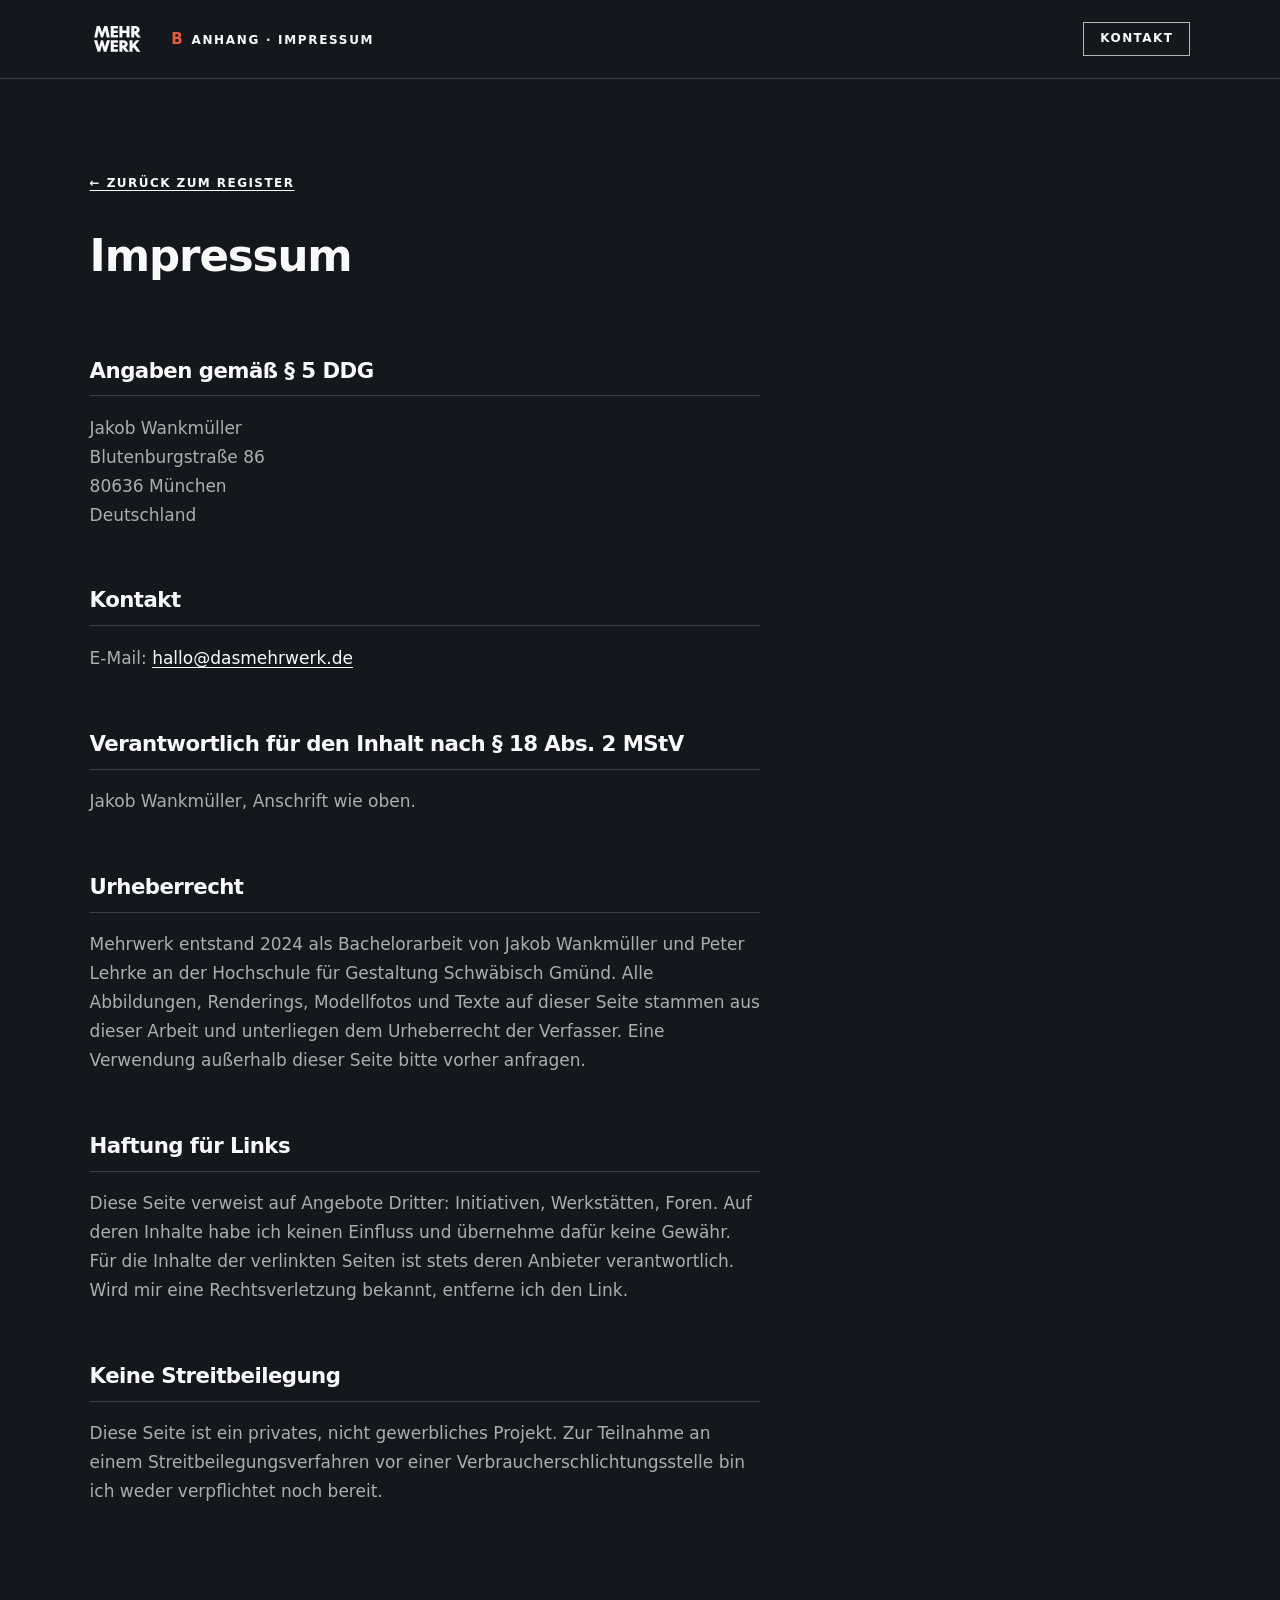
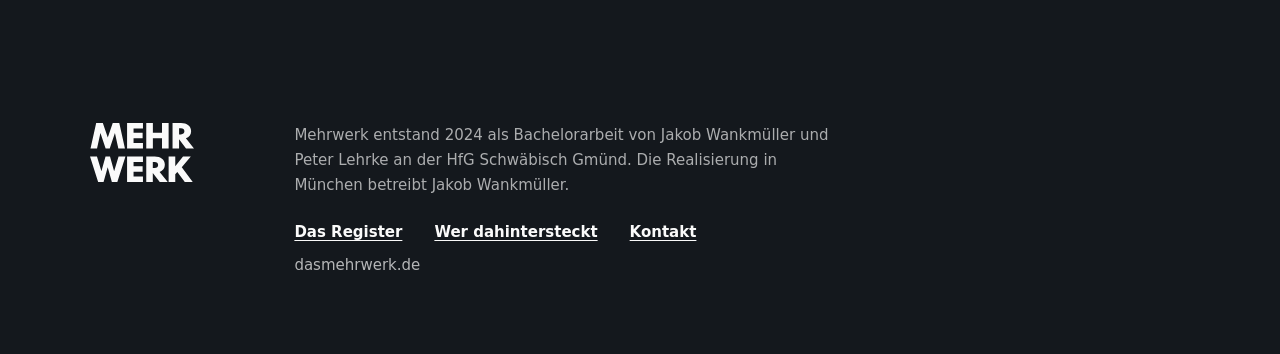
<file: impressum.html>
<!doctype html>
<html lang="de">
<head>
<meta charset="utf-8">
<meta name="viewport" content="width=device-width, initial-scale=1">
<title>Impressum · Mehrwerk</title>
<meta name="description" content="Impressum und Anbieterkennzeichnung für dasmehrwerk.de.">
<meta name="robots" content="index, follow">
<link rel="icon" href="data:image/svg+xml,%3Csvg xmlns='http://www.w3.org/2000/svg' viewBox='0 0 476 441'%3E%3Crect width='476' height='441' fill='%2314181D'/%3E%3Cpath d='M398.6 440.5L293 285.4v152.5H0V234l81.3-58.6 120.9 34.2v-33.6h122.5L476 391l-77.4 49.4ZM14 424h265.1V244.4h-77V224.2L84 190.7 14 241.2V424Zm279-163.6 109.6 161 53.7-34.3L317.4 190h-101.3v40.4h76.8v30Z' fill='%23FAFAFA'/%3E%3Cpath d='m379.2 123.6-93.3-17.9-93.3 17.9L286 0l93.3 123.6Zm-93.3-32.1 60.3 11.5-60.3-79.9-60.3 79.9 60.3-11.5Z' fill='%23FAFAFA'/%3E%3C/svg%3E">
<link rel="preconnect" href="https://api.fontshare.com">
<link rel="preconnect" href="https://cdn.fontshare.com" crossorigin>
<link rel="stylesheet" href="https://api.fontshare.com/v2/css?f%5B%5D=general-sans@1&display=swap">
<link rel="stylesheet" href="styles.css">
</head>
<body>
<!--
Dritte Ebene. Erbt Welt und Kontrakt des Registers: dunkler Grund, tabellarische
Positionsziffern, Signal Rot als einzige Auszeichnungsfarbe. Kein Gestaltungsstück,
sondern Pflichtangabe, deshalb schmucklos und in einer Spalte.

Anschrift und E-Mail sind gesetzt. Eine Telefonnummer ist nicht zwingend,
solange eine schnelle elektronische Kontaktaufnahme möglich ist; wenn eine
dazusoll, kommt sie unter Kontakt.
-->
<a class="skip" href="#inhalt">Zum Inhalt springen</a>
<header class="leiste">
  <a class="leiste__plate" href="index.html" aria-label="Mehrwerk, zur Startseite">
    <img src="assets/wortmarke-white-fill.svg" alt="">
  </a>
  <p class="leiste__stand">
    <span class="leiste__nr">B</span>
    <span class="leiste__titel">Anhang · Impressum</span>
  </p>
  <a class="leiste__cta" href="index.html#pos-08">Kontakt</a>
</header>

<main id="inhalt" class="recht">
  <a class="zurueck" href="index.html">← Zurück zum Register</a>

  <h1>Impressum</h1>

  <div class="recht__text">
    <h2>Angaben gemäß § 5 DDG</h2>
    <p>
      Jakob Wankmüller<br>
      Blutenburgstraße 86<br>
      80636 München<br>
      Deutschland
    </p>

    <h2>Kontakt</h2>
    <p>
      E-Mail: <a href="mailto:hallo@dasmehrwerk.de">hallo@dasmehrwerk.de</a>
    </p>

    <h2>Verantwortlich für den Inhalt nach § 18 Abs. 2 MStV</h2>
    <p>
      Jakob Wankmüller, Anschrift wie oben.
    </p>

    <h2>Urheberrecht</h2>
    <p>
      Mehrwerk entstand 2024 als Bachelorarbeit von Jakob Wankmüller und
      Peter Lehrke an der Hochschule für Gestaltung Schwäbisch Gmünd. Alle
      Abbildungen, Renderings, Modellfotos und Texte auf dieser Seite stammen
      aus dieser Arbeit und unterliegen dem Urheberrecht der Verfasser.
      Eine Verwendung außerhalb dieser Seite bitte vorher anfragen.
    </p>

    <h2>Haftung für Links</h2>
    <p>
      Diese Seite verweist auf Angebote Dritter: Initiativen, Werkstätten, Foren. Auf deren Inhalte habe ich keinen Einfluss und übernehme dafür
      keine Gewähr. Für die Inhalte der verlinkten Seiten ist stets deren
      Anbieter verantwortlich. Wird mir eine Rechtsverletzung bekannt,
      entferne ich den Link.
    </p>

    <h2>Keine Streitbeilegung</h2>
    <p>
      Diese Seite ist ein privates, nicht gewerbliches Projekt. Zur Teilnahme
      an einem Streitbeilegungsverfahren vor einer Verbraucherschlichtungs­stelle
      bin ich weder verpflichtet noch bereit.
    </p>
  </div>
</main>

<footer class="fuss">
  <div class="fuss__innen">
    <span class="fuss__marke" role="img" aria-label="Mehrwerk"></span>
    <div class="fuss__meta">
      <p>
        Mehrwerk entstand 2024 als Bachelorarbeit von Jakob Wankmüller und Peter Lehrke
        an der HfG Schwäbisch Gmünd. Die Realisierung in München betreibt Jakob Wankmüller.
      </p>
      <p class="fuss__links">
        <a href="index.html">Das Register</a>
        <a href="verantwortlich.html">Wer dahintersteckt</a>
        <a href="index.html#pos-08">Kontakt</a>
        <span>dasmehrwerk.de</span>
      </p>
    </div>
  </div>
</footer>
</body>
</html>
</file>
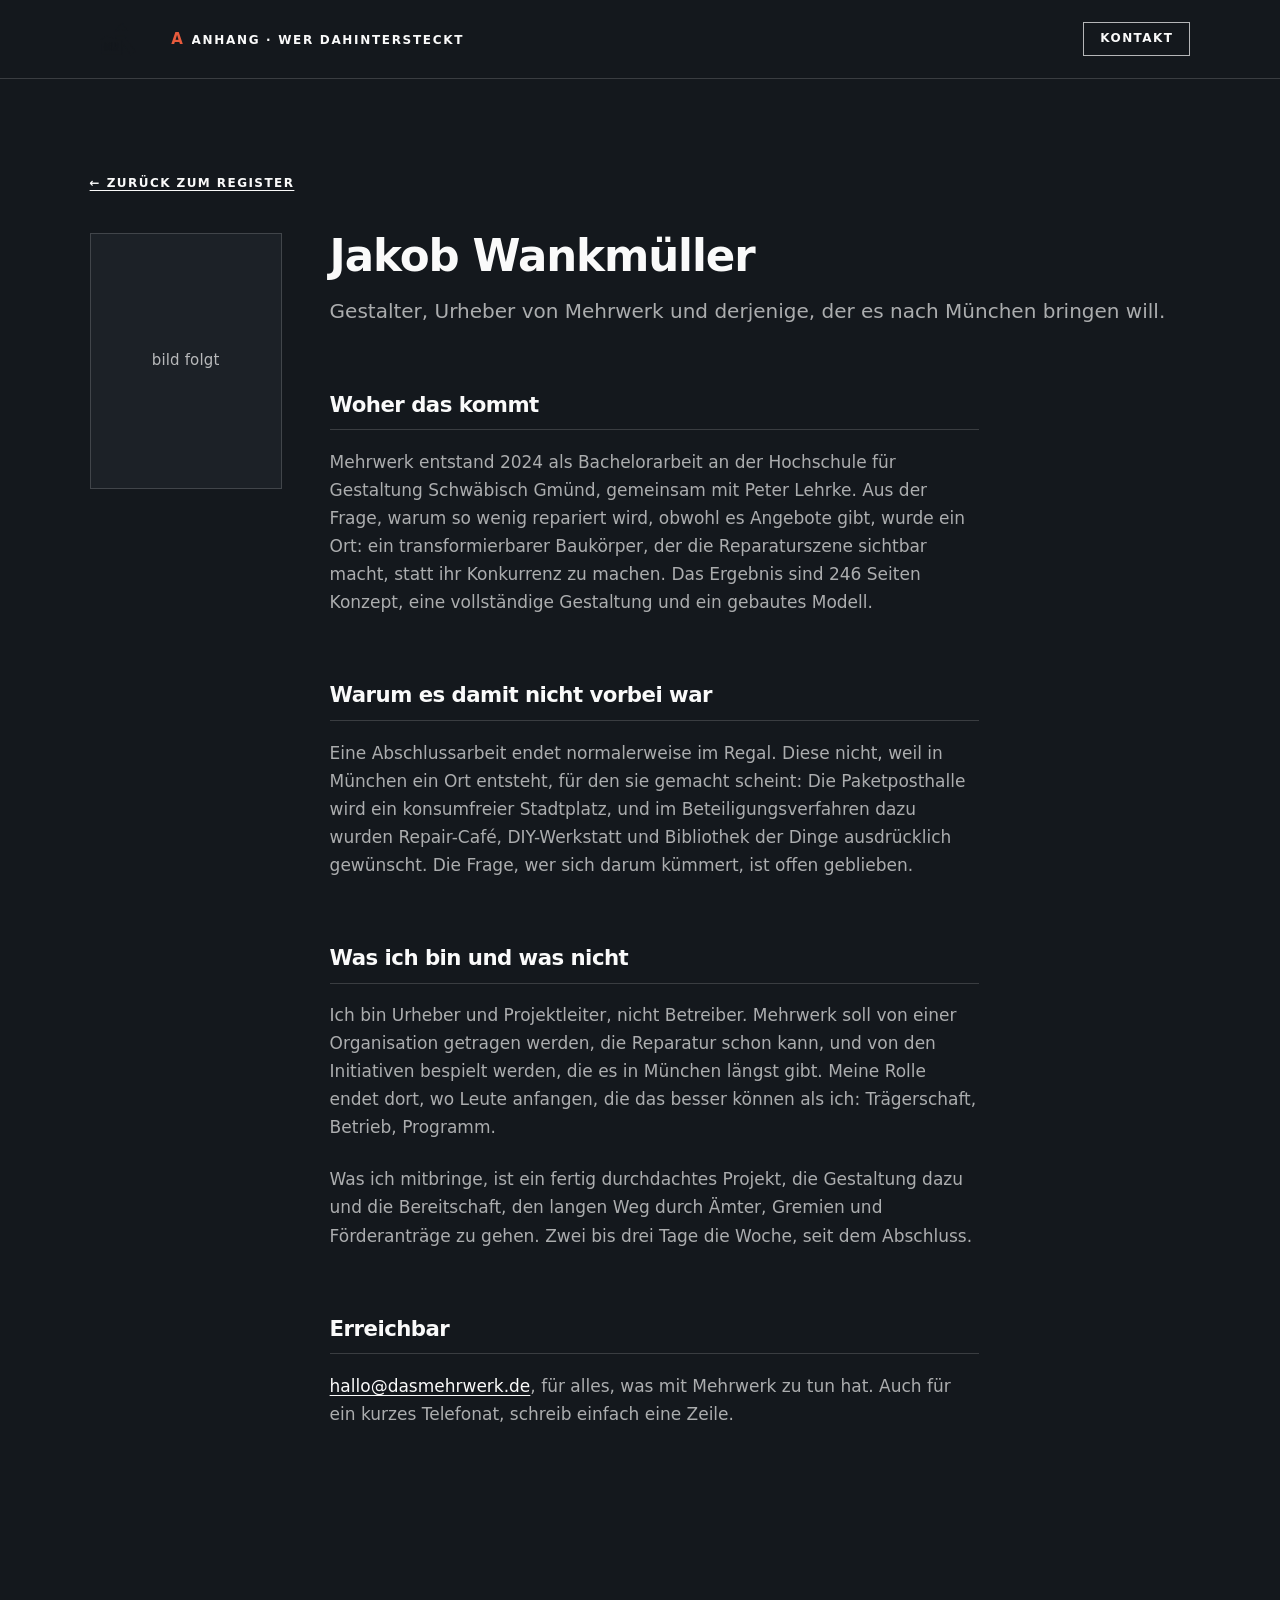
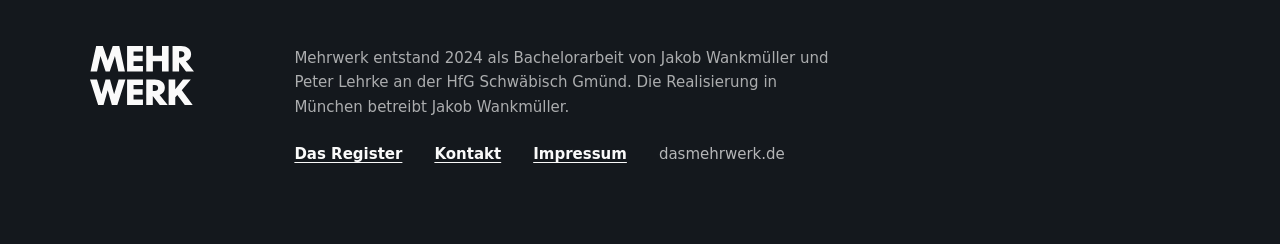
<file: verantwortlich.html>
<!doctype html>
<html lang="de">
<head>
<meta charset="utf-8">
<meta name="viewport" content="width=device-width, initial-scale=1">
<title>Wer dahintersteckt · Mehrwerk</title>
<meta name="description" content="Mehrwerk entstand als Bachelorarbeit von Jakob Wankmüller und Peter Lehrke an der HfG Schwäbisch Gmünd. Die Realisierung in München betreibt Jakob Wankmüller.">
<meta name="robots" content="index, follow">
<link rel="icon" href="data:image/svg+xml,%3Csvg xmlns='http://www.w3.org/2000/svg' viewBox='0 0 476 441'%3E%3Crect width='476' height='441' fill='%2314181D'/%3E%3Cpath d='M398.6 440.5L293 285.4v152.5H0V234l81.3-58.6 120.9 34.2v-33.6h122.5L476 391l-77.4 49.4ZM14 424h265.1V244.4h-77V224.2L84 190.7 14 241.2V424Zm279-163.6 109.6 161 53.7-34.3L317.4 190h-101.3v40.4h76.8v30Z' fill='%23FAFAFA'/%3E%3Cpath d='m379.2 123.6-93.3-17.9-93.3 17.9L286 0l93.3 123.6Zm-93.3-32.1 60.3 11.5-60.3-79.9-60.3 79.9 60.3-11.5Z' fill='%23FAFAFA'/%3E%3C/svg%3E">
<link rel="preconnect" href="https://api.fontshare.com">
<link rel="preconnect" href="https://cdn.fontshare.com" crossorigin>
<link rel="stylesheet" href="https://api.fontshare.com/v2/css?f%5B%5D=general-sans@1&display=swap">
<link rel="stylesheet" href="styles.css">
</head>
<body>
<!--
Zweite Ebene zu index.html. Erbt Welt und Kontrakt des Registers: dunkler Grund,
tabellarische Positionsziffern, Signal Rot als einzige Auszeichnungsfarbe.
Zweck: Wer so weit klickt, will wissen, wer dahintersteht. Eine Person, benannt,
mit Rolle und Grenze der eigenen Rolle, nicht als Selbstdarstellung.
Das Portrait ist ein Slot: Bild in assets/portrait.webp legen, dann erscheint es.
-->

<a class="skip" href="#inhalt">Zum Inhalt springen</a>

<header class="leiste">
  <a class="leiste__plate" href="index.html" aria-label="Mehrwerk, zur Startseite">
    <svg viewBox="0 0 476 441" aria-hidden="true" focusable="false">
      <path d="M398.604 440.452L293.033 285.386V437.901H0V234.05L81.2615 175.45L202.17 209.693V176.106H324.641L476 391.013L398.632 440.452H398.604ZM13.9553 423.959H279.091V265.602H278.98V244.423H202.17V224.193L83.9549 190.703L13.9553 241.188V423.959ZM292.935 260.429L402.526 421.407L456.184 387.123L317.385 190.048H216.111V230.481H292.921V260.429H292.935ZM379.248 123.557L285.943 105.683L192.638 123.557L285.957 0L379.262 123.557H379.248ZM285.957 91.4896L346.286 103.048L285.957 23.1443L225.629 103.048L285.957 91.4896Z" fill="currentColor"/>
      <path d="M69.6096 292.775L63.2321 321.51H51.0352L61.6551 273.897H74.1032L83.3974 300.917L92.6916 273.897H104.958L115.578 321.51H103.186L96.8084 292.775L87.0816 321.51H79.3643L69.6375 292.775H69.6096Z" fill="currentColor"/>
      <path d="M119.539 273.897H149.306V284.061H131.68V292.078H148.678V302.242H131.68V311.332H149.306V321.496H119.539V273.883V273.897Z" fill="currentColor"/>
      <path d="M185.004 302.242H167.881V321.496H155.488V273.883H167.881V292.064H185.004V273.883H197.396V321.496H185.004V302.242Z" fill="currentColor"/>
      <path d="M216.993 304.459V321.51H204.727V273.897H220.468C231.786 273.897 239.559 279.46 239.559 289.178C239.559 295.549 235.707 300.234 229.762 302.632L244.932 321.51H230.014L216.993 304.459ZM216.993 295.229H220.412C224.515 295.229 226.985 293.026 226.985 289.54C226.985 286.055 224.515 283.922 220.412 283.922H216.993V295.229Z" fill="currentColor"/>
      <path d="M101.268 380.054H91.0251L83.252 352.267L75.4789 380.054H65.3055L50.0664 332.441H63.0867L71.4319 360.103L79.1492 332.441H87.5502L95.2535 360.103L103.599 332.441H116.493L101.268 380.054Z" fill="currentColor"/>
      <path d="M119.539 332.455H149.306V342.619H131.68V350.636H148.678V360.8H131.68V369.89H149.306V380.054H119.539V332.441V332.455Z" fill="currentColor"/>
      <path d="M167.755 363.016V380.068H155.488V332.455H171.23C182.548 332.455 190.321 338.018 190.321 347.736C190.321 354.107 186.469 358.792 180.524 361.19L195.693 380.068H180.775L167.755 363.016ZM167.755 353.787H171.174C175.277 353.787 177.747 351.584 177.747 348.098C177.747 344.613 175.277 342.479 171.174 342.479H167.755V353.787Z" fill="currentColor"/>
      <path d="M209.843 350.385L224.384 332.455H238.981L222.04 352.281L242.582 380.068H227.663L213.694 361.19L209.843 365.735V380.068H197.395V332.455H209.843V350.385Z" fill="currentColor"/>
    </svg>
  </a>

  <p class="leiste__stand">
    <span class="leiste__nr">A</span>
    <span class="leiste__titel">Anhang · Wer dahintersteckt</span>
  </p>

  <a class="leiste__cta" href="index.html#pos-08">Kontakt</a>
</header>

<main id="inhalt" class="person">

  <a class="zurueck" href="index.html">← Zurück zum Register</a>

  <div class="person__kopf">
    <figure class="portrait">
      <!-- Portrait-Slot: assets/portrait.webp ablegen und die nächste Zeile einkommentieren.
      <img src="assets/portrait.webp" alt="Porträt von Jakob Wankmüller" width="900" height="1200">
      -->
      <figcaption>bild folgt</figcaption>
    </figure>

    <div>
      <h1>Jakob Wankmüller</h1>
      <p class="person__rolle">
        Gestalter, Urheber von Mehrwerk und derjenige, der es nach München bringen will.
      </p>

      <div class="person__text">
        <h2>Woher das kommt</h2>
        <p>
          Mehrwerk entstand 2024 als Bachelorarbeit an der Hochschule für Gestaltung
          Schwäbisch Gmünd, gemeinsam mit Peter Lehrke. Aus der Frage, warum so wenig
          repariert wird, obwohl es Angebote gibt, wurde ein Ort: ein transformierbarer
          Baukörper, der die Reparaturszene sichtbar macht, statt ihr Konkurrenz zu
          machen. Das Ergebnis sind 246 Seiten Konzept, eine vollständige Gestaltung
          und ein gebautes Modell.
        </p>

        <h2>Warum es damit nicht vorbei war</h2>
        <p>
          Eine Abschlussarbeit endet normalerweise im Regal. Diese nicht, weil in München
          ein Ort entsteht, für den sie gemacht scheint: Die Paketposthalle wird ein
          konsumfreier Stadtplatz, und im Beteiligungsverfahren dazu wurden Repair-Café,
          DIY-Werkstatt und Bibliothek der Dinge ausdrücklich gewünscht. Die Frage,
          wer sich darum kümmert, ist offen geblieben.
        </p>

        <h2>Was ich bin und was nicht</h2>
        <p>
          Ich bin Urheber und Projektleiter, nicht Betreiber. Mehrwerk soll von einer
          Organisation getragen werden, die Reparatur schon kann, und von den Initiativen
          bespielt werden, die es in München längst gibt. Meine Rolle endet dort, wo
          Leute anfangen, die das besser können als ich: Trägerschaft, Betrieb, Programm.
        </p>
        <p>
          Was ich mitbringe, ist ein fertig durchdachtes Projekt, die Gestaltung dazu
          und die Bereitschaft, den langen Weg durch Ämter, Gremien und Förderanträge
          zu gehen. Zwei bis drei Tage die Woche, seit dem Abschluss.
        </p>

        <h2>Erreichbar</h2>
        <p>
          <a href="mailto:hallo@dasmehrwerk.de?subject=Mehrwerk%20in%20der%20Paketposthalle">hallo@dasmehrwerk.de</a>, für alles, was mit Mehrwerk zu tun hat. Auch für ein kurzes Telefonat,
          schreib einfach eine Zeile.
        </p>
      </div>
    </div>
  </div>

</main>

<footer class="fuss">
  <div class="fuss__innen">
    <span class="fuss__marke" role="img" aria-label="Mehrwerk"></span>
    <div class="fuss__meta">
      <p>
        Mehrwerk entstand 2024 als Bachelorarbeit von Jakob Wankmüller und Peter Lehrke
        an der HfG Schwäbisch Gmünd. Die Realisierung in München betreibt Jakob Wankmüller.
      </p>
      <p class="fuss__links">
        <a href="index.html">Das Register</a>
        <a href="index.html#pos-08">Kontakt</a>
        <a href="impressum.html">Impressum</a>
        <span>dasmehrwerk.de</span>
      </p>
    </div>
  </div>
</footer>

</body>
</html>
</file>
<file: styles.css>
/* General Sans wird über die Fontshare-API geladen; die @font-face-Regel
   kommt von dort. Siehe <head> in index.html und verantwortlich.html. */

:root {
  --ink: #14181d;
  --ink-hoch: #1c2127;
  --paper: #fafafa;
  --teal: #539fa1;
  --yellow: #f3b816;
  --red: #e75a3c;

  --paper-dim: rgba(250, 250, 250, 0.66);
  --paper-schwach: rgba(250, 250, 250, 0.7);
  --linie-dunkel: rgba(250, 250, 250, 0.16);
  --linie-hell: rgba(20, 24, 29, 0.18);
  --ink-70: #565b61;
  --teal-text: #2f6f71;
  --rot-text: #a63a20;
  --gelb-text: #5c4706;

  --rand: clamp(1.25rem, 7vw, 8rem);
  --weit: 70rem;
  --satz: 46rem;

  --fs-mikro: 0.75rem;
  --fs-klein: 0.9375rem;
  --fs-body: clamp(1rem, 0.975rem + 0.12vw, 1.0625rem);
  --fs-lead: clamp(1.0625rem, 1rem + 0.35vw, 1.25rem);
  --fs-titel: clamp(1.125rem, 1.05rem + 0.35vw, 1.375rem);
  --fs-setzung: clamp(1.375rem, 0.95rem + 1.7vw, 2.375rem);
  --fs-kopf: clamp(1.625rem, 1.2rem + 1.9vw, 3rem);
  --fs-zahl: clamp(2rem, 1.4rem + 2.8vw, 4rem);
  --fs-ruf: clamp(2.25rem, 1.3rem + 4.6vw, 5.75rem);
  --luft: clamp(5.5rem, 11vw, 11rem);
  --luft-klein: clamp(2.75rem, 4.5vw, 5rem);
  --leiste-h: 3.75rem;
  /* Startwert; das Skript misst die echte Höhe */
}

@media (max-width: 40rem) {
  :root {
    --rand: 1.25rem;
  }
}

*,
*::before,
*::after {
  box-sizing: border-box;
}

/* Kein scroll-behavior: smooth auf html. Chrome legt diese Kurve nicht
   nur auf Sprungziele, sondern auch auf Rad und Trackpad: jede kleine
   Bewegung startet eine neue Animation auf ein wanderndes Ziel, und die
   Kurven addieren sich — der Scroll faengt zaeh an und wird dann hastig.
   Die Seite scrollt jetzt so, wie der Browser scrollt. Das Gleiten zu
   einem Sprungziel macht dafuer der Klick selbst (siehe Skript). */
html {
  -webkit-text-size-adjust: 100%;
}

body {
  margin: 0;
  background: var(--ink);
  color: var(--paper);
  font-family: "General Sans", system-ui, sans-serif;
  font-weight: 400;
  font-size: var(--fs-body);
  line-height: 1.65;
  -webkit-font-smoothing: antialiased;
}

img,
svg {
  max-width: 100%;
  display: block;
}

img {
  height: auto;
}

h1,
h2,
h3 {
  margin: 0;
  font-weight: 600;
  line-height: 1.08;
  letter-spacing: -0.025em;
}

p {
  margin: 0;
}

/* figure traegt sonst die 40px Seitenrand des Browsers — die Buehne stuende
   damit schmaler als die Kette darunter. */
figure {
  margin: 0;
}

a {
  color: inherit;
}

ol,
ul,
dl,
dd {
  margin: 0;
  padding: 0;
}

li {
  list-style: none;
}

.vh {
  position: absolute;
  width: 1px;
  height: 1px;
  overflow: hidden;
  clip-path: inset(50%);
  white-space: nowrap;
}

.skip {
  position: absolute;
  left: -9999px;
  top: 0;
  z-index: 100;
  background: var(--red);
  color: var(--ink);
  padding: 0.85rem 1.25rem;
  font-weight: 600;
}

.skip:focus {
  left: 0;
}

:where(a, button):focus-visible {
  outline: 2px solid var(--red);
  outline-offset: 3px;
}

.pos {
  scroll-margin-top: var(--leiste-h);
}

/* Die Spalte. Sektionen sind randlos, jeder Inhaltsblock trägt denselben
   Innenrand, damit alles auf einer Kante sitzt. */
.deck__blatt,
.deck__unten-index,
.platte,
.kontakt__innen,
.fuss__innen,
.leiste,
.hinweis,
.kat__kopf {
  padding-inline: max(var(--rand), (100% - var(--weit)) / 2);
}

.mikro {
  font-size: var(--fs-mikro);
  font-weight: 600;
  letter-spacing: 0.14em;
  text-transform: uppercase;
  color: var(--paper-schwach);
}

/* ══ Registerleiste ══════════════════════════════════ */

.leiste {
  position: sticky;
  top: 0;
  z-index: 60;
  display: flex;
  align-items: center;
  gap: clamp(0.75rem, 2vw, 2rem);
  padding-block: 0.7rem;
  background: var(--ink);
  border-bottom: 1px solid var(--linie-dunkel);
}

.leiste__plate {
  flex: none;
  display: grid;
  place-items: center;
  width: 3.5rem;
  height: 3.5rem;
  color: var(--ink);
  transition:
    background 160ms ease,
    color 160ms ease;
  padding: 0.3rem;
}

.leiste__plate svg {
  width: 78%;
  height: auto;
}

.leiste__plate:hover {
  background: var(--red);
}

/* Der Stand nimmt den freien Platz und gibt ihn auch wieder her: flex-basis 0
   heisst, ein langer Titel kann die Leiste weder umbrechen noch das Verzeichnis
   zusammenschieben — er kuerzt sich selbst. Sonst wandert die Leistenhoehe beim
   Scrollen mit der Titellaenge, und alles daran haengende springt. */
.leiste__stand {
  flex: 1 1 0;
  display: flex;
  align-items: baseline;
  gap: 0.55rem;
  min-width: 0;
}

.leiste__nr {
  font-size: var(--fs-klein);
  font-weight: 600;
  font-variant-numeric: tabular-nums;
  color: var(--red);
}

.leiste__titel {
  font-size: var(--fs-mikro);
  font-weight: 600;
  letter-spacing: 0.14em;
  text-transform: uppercase;
  white-space: nowrap;
  overflow: hidden;
  text-overflow: ellipsis;
}

.spur {
  flex: none;
  display: flex;
  gap: 2px;
}

.spur a {
  width: 1.75rem;
  height: 1.5rem;
  display: grid;
  place-items: center;
  font-size: 0.6875rem;
  font-weight: 600;
  font-variant-numeric: tabular-nums;
  color: var(--paper-schwach);
  text-decoration: none;
  border-top: 2px solid var(--linie-dunkel);
  transition:
    color 160ms ease,
    border-color 160ms ease;
}

.spur a:hover {
  color: var(--paper);
  border-top-color: var(--paper-dim);
}

.spur a.ist {
  color: var(--ink);
  background: var(--red);
  border-top-color: var(--red);
}

.leiste__cta {
  flex: none;
  display: inline-flex;
  align-items: center;
  gap: 0.5rem;
  padding: 0.4rem 1rem;
  font-size: var(--fs-mikro);
  font-weight: 600;
  letter-spacing: 0.12em;
  text-transform: uppercase;
  text-decoration: none;
  border: 1px solid var(--paper-schwach);
  transition:
    background 160ms ease,
    color 160ms ease,
    border-color 160ms ease;
}

.leiste__cta:hover {
  background: var(--red);
  border-color: var(--red);
  color: var(--ink);
}

.leiste__cta-icon {
  display: none;
  width: 1rem;
  height: 1rem;
}

/* Unter 60rem bricht das Verzeichnis als voller Streifen um. Die echte
   Leistenhöhe misst das Skript, daran hängen Sprungziele und Klebeköpfe. */
@media (max-width: 60rem) {
  .leiste {
    flex-wrap: wrap;
    padding-bottom: 0;
  }

  .spur {
    /* Als eigener Streifen darf das Verzeichnis wieder nachgeben: die
       negativen Raender machen es breiter als die Zeile. */
    flex: 0 1 auto;
    order: 9;
    width: 100%;
    margin-inline: calc(-1 * max(var(--rand), (100% - var(--weit)) / 2));
    padding-inline: max(var(--rand), (100% - var(--weit)) / 2);
    gap: 1px;
    margin-top: 0.7rem;
    border-top: 1px solid var(--linie-dunkel);
  }

  .spur a {
    flex: 1;
    width: auto;
    height: 1.6rem;
    border-top: 0;
  }

  /* Eng wird es in der oberen Zeile: dort steht der Knopf nur als Zeichen,
     damit der Titel den Platz bekommt. */
  .leiste__cta {
    padding: 0.5rem;
  }

  .leiste__cta-icon {
    display: block;
  }

  .leiste__cta-wort {
    position: absolute;
    width: 1px;
    height: 1px;
    overflow: hidden;
    clip-path: inset(50%);
    white-space: nowrap;
  }
}

/* ══ Chevron-Marsch: die durchgehende Wegmarke ═══════ */

.marsch {
  display: flex;
  gap: clamp(1rem, 3vw, 3rem);
  color: var(--red);
  overflow: hidden;
}

.marsch svg {
  flex: none;
  width: clamp(4rem, 10vw, 8rem);
  height: auto;
  transform: translate3d(var(--schub, 0%), 0, 0);
}

.marsch--trenner {
  padding-block: clamp(1.5rem, 3vw, 2.25rem);
  opacity: 0.3;
  border-top: 1px solid var(--linie-dunkel);
  border-bottom: 1px solid var(--linie-dunkel);
}

.marsch--rueck {
  color: var(--ink);
  opacity: 0.4;
  margin-top: var(--luft-klein);
}

/* ══ POS 00 · Deckblatt ══════════════════════════════ */

.deck {
  padding-bottom: var(--luft);
}

.deck__blatt {
  min-height: calc(100svh - var(--leiste-h));
  display: flex;
  flex-direction: column;
  justify-content: center;
  gap: clamp(2rem, 5vw, 3.5rem);
  padding-block: clamp(2rem, 5vw, 4rem);
}

/* Die gezeichnete Wortmarke, nicht gesetzter Text. */
.deck__marke {
  width: clamp(10rem, 30vw, 28rem);
}

.deck__fuss {
  display: grid;
  grid-template-columns: minmax(0, 0.85fr) minmax(0, 1fr);
  row-gap: clamp(6rem, 8vw, 14rem);
  column-gap: clamp(1.25rem, 2.5vw, 1.75rem);
}

.deck__these {
  align-self: end;
  font-size: var(--fs-titel);
  font-weight: 500;
  line-height: 1.45;
  max-width: 52ch;
}

.deck__ort {
  font-size: var(--fs-klein);
  line-height: 1.65;

  color: var(--paper-schwach);
  padding-top: 1.1rem;
}

.deck__unten {
  grid-column: -1 / 1;
  display: grid;
  gap: clamp(1.25rem, 2.5vw, 1.75rem);
  align-items: start;
  padding-top: var(--luft-klein);
}

@media (min-width: 62rem) {
  .deck__unten {
    gap: clamp(1.25rem, 2.5vw, 1.75rem);
  }
}

.deck__unten-index {
  display: grid;
  gap: clamp(2rem, 5vw, 3.5rem);
  align-items: start;
  padding-top: var(--luft-klein);
}

@media (min-width: 62rem) {
  .deck__unten-index {
    grid-template-columns: minmax(0, 0.85fr) minmax(0, 1fr);
    gap: clamp(3rem, 6vw, 5rem);
  }
}

.titelblock {
  display: grid;
  gap: 0;
  /* Definite Breite, sonst laeuft der Block voll und das Zentrieren
     bliebe wirkungslos. */
  width: min(100%, 40rem);
  justify-self: center;
  align-content: start;
}

/* Kein justify-self hier: die Zeilen sollen die Breite vom Block erben,
   nicht vom eigenen Inhalt — nur so werden die Linien gleich lang. */
.titelblock > div {
  display: grid;
  grid-template-columns: 7.5rem minmax(0, 1fr);
  gap: 0.25rem 10rem;
  padding: 0.7rem 0;
  border-top: 1px solid var(--linie-dunkel);
}

.titelblock > div:last-child {
  border-bottom: 1px solid var(--linie-dunkel);
}

/* Der Spaltenabstand von 10rem plus 7.5rem Beschriftung ergibt eine
   Mindestbreite von rund 440px — auf dem Telefon schob das die ganze Seite
   quer. Schmaler Schirm, schmalere Spalte, kleiner Abstand. */
@media (max-width: 46rem) {
  .titelblock > div {
    grid-template-columns: 5.75rem minmax(0, 1fr);
    gap: 0.25rem 1.25rem;
  }
}

.titelblock dt {
  font-size: var(--fs-mikro);
  font-weight: 600;
  letter-spacing: 0.14em;
  text-transform: uppercase;
  color: var(--paper-schwach);
  padding-top: 0.15rem;
}

.titelblock dd {
  font-size: var(--fs-klein);
  line-height: 1.45;
}

.deck__index {
  display: grid;
  gap: 0.9rem;
}

.index {
  display: grid;
  gap: 0;
}

.index a {
  display: grid;
  grid-template-columns: 3rem minmax(0, 1fr);
  align-items: baseline;
  gap: 0.1rem 1rem;
  padding: 0.7rem 0;
  border-top: 1px solid var(--linie-dunkel);
  text-decoration: none;
  transition: color 160ms ease;
}

/* Beim Hover rückt nur der Zeileninhalt ein, nicht die Zeile selbst:
   die Trennlinie bleibt auf der Spaltenkante, und die Bewegung läuft
   über transform statt über padding — kein Layout pro Frame. */
.index a > * {
  transition: transform 220ms cubic-bezier(0.16, 1, 0.3, 1);
}

.index a:hover > * {
  transform: translateX(0.5rem);
}

@media (prefers-reduced-motion: reduce) {
  .index a > * {
    transition: none;
  }

  .index a:hover > * {
    transform: none;
  }
}

.index li:last-child a {
  border-bottom: 1px solid var(--linie-dunkel);
}

.index a:hover {
  color: var(--red);
}

.index b {
  font-size: var(--fs-klein);
  font-weight: 600;
  font-variant-numeric: tabular-nums;
  color: var(--red);
}

.index span {
  font-size: var(--fs-titel);
  font-weight: 600;
  letter-spacing: -0.02em;
}

.index i {
  grid-column: 2;
  font-style: normal;
  font-size: var(--fs-klein);
  color: var(--paper-schwach);
}

/* ══ Positionsköpfe ══════════════════════════════════ */

.kopf {
  font-size: var(--fs-kopf);
  display: flex;
  flex-wrap: wrap;
  align-items: baseline;
  gap: 0 0.4em;
}

.kopf__nr {
  font-variant-numeric: tabular-nums;
  color: var(--red);
  letter-spacing: 0;
}

.kontur {
  -webkit-text-fill-color: transparent;
  -webkit-text-stroke: 0.03em currentColor;
  paint-order: stroke fill;
}

@supports not (-webkit-text-stroke: 1px black) {
  .kontur {
    -webkit-text-fill-color: currentColor;
    opacity: 0.45;
  }
}

.spec {
  margin-top: 0.9rem;
  font-size: var(--fs-mikro);
  font-weight: 300;
  letter-spacing: 0.14em;
  text-transform: uppercase;
  color: var(--red);
}

.lead {
  margin-top: 1.4rem;
  font-size: var(--fs-lead);
  line-height: 1.55;
  max-width: 48ch;
  color: var(--paper-dim);
}

.fliess {
  display: grid;
  gap: 1.4rem;
  max-width: 58ch;
  color: var(--paper-dim);
}

.fliess q {
  quotes: "»" "«";
  color: var(--paper);
  font-style: normal;
}

.platte {
  padding-block: var(--luft);
}

/* ══ Kategorien: Kopf klebt, Inhalt zieht darüber ════ */

.kat {
  position: relative;
}

.kat__kopf {
  position: sticky;
  top: var(--leiste-h);
  z-index: 1;
  overflow: hidden;
  min-height: min(34svh, 21rem);
  display: flex;
  flex-direction: column;
  justify-content: center;
  padding-block: clamp(2.25rem, 4.5vw, 3.5rem);
  color: var(--ink);
}

/* Die gekappte Riesenziffer: dasselbe Gerät wie die angeschnittenen
   Konturlettern auf den gedruckten Außenflächen. */
.kat__kopf::after {
  content: attr(data-nr);
  position: absolute;
  right: -0.06em;
  bottom: -0.05em;
  font-size: clamp(7rem, 24vw, 20rem);
  font-weight: 600;
  line-height: 0.7;
  letter-spacing: -0.05em;
  font-variant-numeric: tabular-nums;
  -webkit-text-fill-color: transparent;
  -webkit-text-stroke: 0.011em var(--ink);
  opacity: 0.8;
  pointer-events: none;
}

.kat__kopf > * {
  position: relative;
  z-index: 1;
}

.kat__lauf {
  position: relative;
  z-index: 2;
  background: var(--ink);
}

.kat--idee {
  --kat: var(--red);
}

.kat--werkstatt {
  --kat: var(--teal);
}

.kat--events {
  --kat: var(--yellow);
}

.kat--projekte {
  --kat: var(--red);
}

/* Nur eine Position trägt eine Farbfläche. */
.kat--werkstatt .kat__kopf {
  background: var(--kat);
}

.kat--werkstatt .kopf__nr {
  color: var(--ink);
  opacity: 0.75;
}

/* Die übrigen stehen auf dem Registergrund: die Kategoriefarbe trägt
   dort die Schrift, nicht den Hintergrund. */
.kat__kopf--offen {
  background: none;
  color: var(--paper);
  border-top: 2px solid var(--kat);
}

.kat__kopf--offen .kopf__nr {
  color: var(--kat);
}

.kat__kopf--offen .kontur {
  color: var(--kat);
}

.kat__kopf--offen .setzung {
  color: var(--kat);
}

.kat__kopf--offen .spec {
  color: var(--paper-schwach);
}

.kat__kopf--offen::after {
  -webkit-text-stroke-color: var(--kat);
  opacity: 0.8;
}

.setzung {
  margin-top: clamp(1.1rem, 2.5vw, 1.75rem);
  font-size: var(--fs-setzung);
  font-weight: 600;
  line-height: 1.14;
  letter-spacing: -0.025em;
  max-width: 24ch;
  text-wrap: balance;
}

/* ══ Inhalt der Positionen ═══════════════════════════ */

/* Der Lauf: das Rendering der Gebäudeseite bleibt stehen, der Text zieht
   daran vorbei. Erst wenn er durch ist, kommt die nächste Position. */
.lauf {
  display: grid;
  gap: var(--luft-klein);
}

@media (min-width: 62rem) {
  .lauf {
    grid-template-columns: minmax(0, 1.05fr) minmax(0, 1fr);
    gap: clamp(2.5rem, 5vw, 4.5rem);
    align-items: start;
  }

  .lauf > .seite {
    position: sticky;
    top: calc(var(--leiste-h) + clamp(1.5rem, 4vw, 3rem));
    margin-bottom: 0;
    max-width: none;
  }
}

.lauf__text {
  display: grid;
  gap: var(--luft-klein);
  align-content: start;
}

.lauf__text > * {
  margin-top: 0;
}

/* der Grid-Abstand zählt, nicht die Eigenabstände */

/* ── Das wechselnde Belegbild ────────────────────────
   Neben den Punkten klebt ein Bild, das mit ihnen umschlägt: ein Blatt
   je Punkt. Ohne JS stehen die Blätter als Bildreihe untereinander —
   dieselbe Bauweise wie die Bühne der Idee, nur an die Spalte gebunden. */

.wechsel__rahmen {
  display: grid;
  gap: var(--luft-klein);
}

.wechsel__bild img {
  display: block;
  width: 100%;
  aspect-ratio: 16 / 9;
  object-fit: cover;
}

.wechsel__bild figcaption {
  margin-top: 0.85rem;
  font-size: var(--fs-klein);
  font-weight: 400;
  letter-spacing: 0.01em;
  line-height: 1.55;
  color: var(--paper-schwach);
  min-height: 3.2rem;
}

.wechsel__bild figcaption b {
  color: var(--kat, var(--red));
  margin-right: 0.4rem;
}

/* Mit JS: gestapelt. Der Rahmen traegt die Hoehe, die Blaetter liegen
   deckungsgleich darin und loesen einander ab. */
.js-wechsel .wechsel__rahmen {
  display: block;
  position: relative;
  aspect-ratio: 16 / 9;
}

.js-wechsel .wechsel__bild {
  position: absolute;
  inset: 0;
  display: grid;
  grid-template-rows: minmax(0, 1fr) auto;
  opacity: 0;
  visibility: hidden;
  transition:
    opacity 520ms cubic-bezier(0.16, 1, 0.3, 1),
    visibility 0s linear 520ms;
}

.js-wechsel .wechsel__bild.ist {
  opacity: 1;
  visibility: visible;
  transition:
    opacity 520ms cubic-bezier(0.16, 1, 0.3, 1),
    visibility 0s;
}

.js-wechsel .wechsel__bild img {
  height: 100%;
  aspect-ratio: auto;
}

/* Die Unterschrift haengt unter dem Rahmen, nicht darin, sonst deckte sie
   das Bild ab. Deshalb bekommt der Rahmen unten ihren Platz reserviert.
   Beide Werte haengen an derselben Groesse: sonst laeuft die Unterschrift
   aus dem reservierten Feld heraus, und durch den Ueberhang scrollt der
   Text der Liste sichtbar hindurch. Drei Zeilen plus Abstand. */
.js-wechsel .wechsel {
  --unterschrift: 5.2rem;
  padding-bottom: var(--unterschrift);
}

.js-wechsel .wechsel__bild figcaption {
  min-height: calc(var(--unterschrift) - 0.85rem);
}

/* Wo keine Unterschrift steht, wird auch kein Platz dafuer freigehalten.
   Betrifft das modulare Mehrwerk und die Eventbilder: dort zeigen die
   Bilder beispielhaft, was passiert, und tragen keine eigene Zeile. */
.js-wechsel .wechsel:not(:has(figcaption)) {
  --unterschrift: 0rem;
}

.js-wechsel .wechsel__bild figcaption {
  position: absolute;
  top: 100%;
  left: 0;
  right: 0;
}

/* Auf schmalen Schirmen steht das Bild ueber der Liste statt daneben.
   Damit der Wechsel ueberhaupt zu sehen ist, klebt es dort auch, sonst
   waere es aus dem Bild, sobald man den zweiten Punkt liest.

   Der Lauf war hier ein Grid, und ein klebendes Element ist im Grid auf
   seine eigene Zeile beschraenkt: das Bild loeste sich, sobald die Liste
   begann. Als Block reicht sein Klebebereich ueber den ganzen Lauf. */
@media (max-width: 61.999rem) {
  .lauf {
    display: block;
  }

  .lauf > * + * {
    margin-top: var(--luft-klein);
  }

  /* Buendig unter der Leiste samt Spur, kein Spalt dazwischen. Die Luft
     ueber dem Bild liegt als Innenabstand im klebenden Block selbst und
     traegt damit dessen Grund — sonst scrollte der Text durch den Spalt. */
  .js-wechsel .lauf > .wechsel {
    position: sticky;
    top: var(--leiste-h);
    z-index: 1;
    background: var(--ink);
    padding-top: clamp(0.75rem, 2vw, 1.25rem);
    padding-bottom: calc(var(--unterschrift) + clamp(0.75rem, 2vw, 1.25rem));
  }
}

/* Der aktive Punkt traegt die Kategoriefarbe, die ruhenden treten
   zurueck — dieselbe Markierungsregel wie in der Kette. */
.js-wechsel [data-wechsel-liste] .teile__nr {
  color: var(--paper-schwach);
  transition: color 420ms cubic-bezier(0.16, 1, 0.3, 1);
}

.js-wechsel [data-wechsel-liste] li.ist .teile__nr {
  color: var(--kat, var(--red));
}

.js-wechsel [data-wechsel-liste] li {
  transition: border-color 420ms cubic-bezier(0.16, 1, 0.3, 1);
}

.js-wechsel [data-wechsel-liste] li.ist {
  border-top-color: var(--kat, var(--red));
}

@media (prefers-reduced-motion: reduce) {
  .js-wechsel .wechsel__bild,
  .js-wechsel [data-wechsel-liste] .teile__nr,
  .js-wechsel [data-wechsel-liste] li {
    transition: none;
  }
}

/* Belegbild: ein Rendering der jeweiligen Gebäudeseite, in der Spalte,
   nicht über die volle Breite. */
.seite {
  margin: 0 0 var(--luft-klein);
  max-width: var(--satz);
}

.seite img {
  width: 100%;
}

.seite--breit {
  max-width: none;
  margin-top: var(--luft-klein);
}

.seite figcaption,
.paar figcaption,
.risse figcaption {
  margin-top: 0.8rem;
  font-size: var(--fs-klein);
  font-weight: 400;
  letter-spacing: 0.01em;
  line-height: 1.6;
  color: var(--paper-schwach);
}

.seite figcaption b,
.paar figcaption b,
.risse figcaption b {
  font-weight: 400;
  font-variant-numeric: tabular-nums;
  color: var(--red);
  margin-right: 0.4rem;
}

/* Statusvermerk in einer Bildunterschrift: muss lesbar sein. */
.seite figcaption strong {
  display: block;
  margin-top: 0.5rem;
  font-size: var(--fs-klein);
  font-weight: 600;
  letter-spacing: 0;
  text-transform: none;
  color: var(--paper);
  max-width: 56ch;
}

.gegen {
  margin-top: var(--luft-klein);
}

.gegen > div {
  display: grid;
  gap: 0.4rem 3.5rem;
  padding: 1.5rem 0 1.7rem;
  border-bottom: 1px solid var(--linie-dunkel);
}

.gegen > div:first-child {
  border-top: 1px solid var(--linie-dunkel);
}

@media (min-width: 52rem) {
  .gegen > div {
    grid-template-columns: minmax(0, 0.9fr) minmax(0, 1fr);
    align-items: baseline;
  }
}

.gegen dt {
  font-size: var(--fs-titel);
  font-weight: 600;
  letter-spacing: -0.015em;
  line-height: 1.3;
}

.gegen dd {
  font-size: var(--fs-klein);
  line-height: 1.6;
  color: var(--paper-dim);
  max-width: 46ch;
}

/* ══ Position 01 · Bühne und Kette ═══════════════════
   Die einzige Sektion, die nicht dem Lauf folgt: statt eines klebenden
   Bildes neben Text eine breite Bühne, die vier Zustände desselben Ortes
   durchschaltet, darunter die Kette, die sie schaltet. Das ist der
   Einstieg — er darf sich vom Register unterscheiden. */

/* Der Vorspann laeuft ueber die ganze Spalte. Damit das Mass nicht
   auf 110 Zeichen aufgeht, teilt er sich ab 62rem in zwei Saetze; der
   Schlusssatz liegt darunter und nimmt beide. */
.idee__fliess {
  max-width: none;
}

@media (min-width: 62rem) {
  .idee__fliess {
    grid-template-columns: repeat(2, minmax(0, 1fr));
    column-gap: clamp(2.5rem, 5vw, 4.5rem);
    align-items: start;
  }

  .idee__fliess .schluss {
    grid-column: 1 / -1;
  }
}

.idee__fliess .schluss {
  margin-top: clamp(0.5rem, 1.5vw, 1.25rem);
  max-width: 100%;
  color: var(--paper);
}

/* Buehne und Kette sollen zusammen auf einen Bildschirm gehen. Deshalb
   traegt die Buehne eine Hoehe in svh statt eines festen Seitenformats:
   der Ausschnitt gibt nach, die Kette darunter bleibt sichtbar. */
.buehne {
  margin-top: clamp(2rem, 4vw, 3rem);
}

/* Die Szene haelt Buehne und Kette fest, waehrend der Scrollweg darunter
   die vier Zustaende durchschaltet. Ein Zustand kostet 66svh Weg — genug,
   dass der Wechsel wie ein Einrasten wirkt und nicht wie ein Ruckeln.
   Ohne JS oder auf niedrigen Fenstern ist .szene ein gewoehnlicher Kasten. */
/* Kein scroll-snap-type. Die Eigenschaft muss auf dem Scrollcontainer
   stehen, also auf html — und sobald sie dort steht, laesst Chrome jede
   Radbewegung animiert auf ihre Zielposition laufen, auf der ganzen
   Seite. Das las sich wie ein Ease auf dem Scroll, und die Reichweite
   von proximity laesst sich nicht einstellen. Das Einrasten macht
   deshalb das Skript: nur in der Szene, und nur wenn man ohnehin schon
   dicht an einem Zustand stehenbleibt. */

.js-szene .szene {
  position: relative;
  --zustaende: 4;
  height: calc((100svh - var(--leiste-h)) + (var(--zustaende) - 1) * 66svh);
}

.js-szene .szene__halt {
  position: sticky;
  top: var(--leiste-h);
  height: calc(100svh - var(--leiste-h));
  display: flex;
  flex-direction: column;
  justify-content: center;
  padding-block: clamp(0.75rem, 2.5vw, 2rem);
}

/* Im Halt zaehlt jeder Millimeter. Statt der Buehne eine Hoehe zu geben
   und zu hoffen, dass die Kette darunter noch passt, bekommt die Kette
   ihre Hoehe und die Buehne den Rest: so haelt die Szene auch auf
   niedrigen Fenstern, ohne unten abzuschneiden. */
.js-szene .szene__halt .buehne {
  margin-top: 0;
  flex: 1 1 auto;
  min-height: 0;
  display: flex;
  flex-direction: column;
}

.js-idee.js-szene .buehne__rahmen {
  flex: 1 1 auto;
  min-height: 9rem;
  height: auto;
}

/* Auf schmalen Schirmen ist unter der Bühne kein Platz für vier Glieder
   nebeneinander — und untereinander wäre es eine Liste, die mit dem Bild
   nichts mehr zu tun hat. Also liegen sie gestapelt und lösen einander
   ab, genau wie die Bilder darüber. */
@media (max-width: 61.999rem) {
  .js-szene .szene__halt .kette {
    grid-template-columns: minmax(0, 1fr);
    gap: 0;
  }

  .js-szene .szene__halt .kette__glied {
    grid-area: 1 / 1;
    opacity: 0;
    visibility: hidden;
    transition:
      opacity 420ms cubic-bezier(0.16, 1, 0.3, 1),
      visibility 0s linear 420ms;
  }

  .js-szene .szene__halt .kette__glied.ist {
    opacity: 1;
    visibility: visible;
    transition:
      opacity 420ms cubic-bezier(0.16, 1, 0.3, 1),
      visibility 0s;
  }
}

@media (prefers-reduced-motion: reduce) {
  .js-szene .szene__halt .kette__glied {
    transition: none;
  }
}

.js-szene .szene__halt .kette {
  flex: none;
  margin-top: clamp(1.25rem, 2.4vw, 1.9rem);
  gap: clamp(1.25rem, 2.4vw, 1.9rem) clamp(1.5rem, 3vw, 2.5rem);
}

/* Ohne JS: die vier Zustände als gewöhnliche Bildreihe. */
.buehne__rahmen {
  display: grid;
  gap: var(--luft-klein);
}

.buehne__bild img {
  display: block;
  width: 100%;
  aspect-ratio: 16 / 9;
  object-fit: cover;
}

.buehne__bild figcaption {
  margin-top: 0.85rem;
  font-size: var(--fs-klein);
  font-weight: 400;
  letter-spacing: 0.01em;
  line-height: 1.55;
  color: var(--paper-schwach);
  min-height: 3.2rem;
}

.buehne__bild figcaption b {
  font-weight: 400;
  font-variant-numeric: tabular-nums;
  color: var(--kat);
  margin-right: 0.4rem;
}

/* Mit JS: gestapelt, das erste Blatt trägt die Höhe. */
.js-idee .buehne__rahmen {
  display: block;
  position: relative;
  height: clamp(15rem, 48svh, 32rem);
}

.js-idee .buehne__bild {
  display: grid;
  grid-template-rows: minmax(0, 1fr) auto;
}

.js-idee .buehne__bild img {
  height: 100%;
  aspect-ratio: auto;
}

.js-idee .buehne__bild {
  position: absolute;
  inset: 0;
  opacity: 0;
  visibility: hidden;
  transition:
    opacity 520ms cubic-bezier(0.16, 1, 0.3, 1),
    visibility 0s linear 520ms;
}

.js-idee .buehne__bild.ist {
  opacity: 1;
  visibility: visible;
  transition:
    opacity 520ms cubic-bezier(0.16, 1, 0.3, 1),
    visibility 0s;
}

/* Das eintreffende Bild kommt eine Spur zu gross herein und setzt sich.
   Kein Effekt um seiner selbst willen: es macht den Wechsel lesbar. */
.js-idee .buehne__bild img {
  transform: scale(1.035);
  transition: transform 900ms cubic-bezier(0.16, 1, 0.3, 1);
}

.js-idee .buehne__bild.ist img {
  transform: scale(1);
}

/* ── Die Pfeile auf dem Bild ─────────────────────── */

/* Ohne JS schalten sie nichts, also stehen sie auch nicht da. */
.buehne__pfeil {
  display: none;
}

/* Die Fusshoehe der Bildunterschrift: der Rahmen traegt Bild und Zeile,
   die Pfeile sollen aber auf der Bildmitte sitzen, nicht auf der Mitte
   von beidem. */
.js-idee .buehne__rahmen {
  --bu-fuss: 3.65rem;
}

.js-idee .buehne__pfeil {
  position: absolute;
  top: calc(50% - var(--bu-fuss) / 2);
  z-index: 2;
  display: grid;
  place-items: center;
  width: 2.9rem;
  height: 2.9rem;
  transform: translateY(-50%);
  border: 1px solid rgba(250, 250, 250, 0.28);
  background: rgba(10, 10, 10, 0.55);
  backdrop-filter: blur(6px);
  color: var(--paper);
  cursor: pointer;
  opacity: 0.62;
  transition:
    opacity 200ms ease,
    background-color 200ms ease,
    border-color 200ms ease,
    color 200ms ease;
}

.js-idee .buehne__pfeil--zurueck {
  left: clamp(0.6rem, 1.6vw, 1.1rem);
}

.js-idee .buehne__pfeil--vor {
  right: clamp(0.6rem, 1.6vw, 1.1rem);
}

.js-idee .buehne__pfeil svg {
  width: 0.85rem;
  height: 0.85rem;
}

.js-idee .buehne__pfeil--zurueck svg {
  transform: scaleX(-1);
}

.js-idee .buehne__rahmen:hover .buehne__pfeil {
  opacity: 1;
}

.js-idee .buehne__pfeil:hover,
.js-idee .buehne__pfeil:focus-visible {
  opacity: 1;
  background: var(--kat);
  border-color: var(--kat);
  color: var(--paper);
}

.js-idee .buehne__rahmen .buehne__pfeil:disabled {
  opacity: 0.16;
  cursor: default;
  background: rgba(10, 10, 10, 0.55);
  border-color: rgba(250, 250, 250, 0.28);
  color: var(--paper);
}

/* ── Die Kette ───────────────────────────────────── */

.kette {
  list-style: none;
  margin-top: clamp(1.5rem, 3vw, 2.25rem);
  display: grid;
  gap: clamp(1.75rem, 4vw, 2.5rem) clamp(1.5rem, 3vw, 2.5rem);
}

@media (min-width: 34rem) {
  .kette {
    grid-template-columns: repeat(2, minmax(0, 1fr));
  }
}

@media (min-width: 62rem) {
  .kette {
    grid-template-columns: repeat(4, minmax(0, 1fr));
  }
}

/* Linie auf dem Glied, nicht auf der Kette — sonst beginnt sie an der
   Polsterkante statt an der Textkante. */
.kette__glied {
  position: relative;
  display: grid;
  grid-template-columns: auto minmax(0, 1fr);
  align-content: start;
  align-items: baseline;
  gap: 0.3rem 0.45rem;
  padding-top: 0.7rem;
  border-top: 1px solid var(--linie-dunkel);
}

/* Der Strich, der das aktive Glied markiert: 2px in der Kategoriefarbe,
   von links aufgezogen. Die Markierungsregel, in Bewegung. */
.kette__glied::before {
  content: "";
  position: absolute;
  top: -1px;
  left: 0;
  width: 100%;
  height: 2px;
  background: var(--kat);
  transform: scaleX(0);
  transform-origin: left;
  transition: transform 520ms cubic-bezier(0.16, 1, 0.3, 1);
}

.js-idee .kette__glied.ist::before {
  transform: scaleX(1);
}

.kette__nr {
  grid-column: 1;
  font-size: calc(var(--fs-klein) * 1.2);
  font-weight: 600;
  font-variant-numeric: tabular-nums;
  line-height: 1.25;
  letter-spacing: -0.03em;
  color: var(--kat);
  transition: color 420ms cubic-bezier(0.16, 1, 0.3, 1);
}

/* Mit JS trägt die Farbe den Zustand: das aktive Glied rot, die
   ruhenden in gedämpftem Paper. Beide bleiben lesbar. */
.js-idee .kette__nr {
  color: var(--paper-schwach);
}

.js-idee .kette__glied.ist .kette__nr {
  color: var(--kat);
}

.kette__glied h3 {
  grid-column: 2;
  font-size: var(--fs-klein);
  font-weight: 600;
  letter-spacing: -0.01em;
  line-height: 1.45;
}

.kette__satz {
  grid-column: 1 / -1;
  font-size: var(--fs-mikro);
  line-height: 1.55;
  letter-spacing: 0;
  text-transform: none;
  color: var(--paper-dim);
  max-width: 34ch;
}

/* Der Zeiger verrät, dass das Glied die Bühne schaltet. */
.js-idee .kette__glied {
  cursor: pointer;
  transition: border-color 200ms ease;
}

/* Der Hover sagt nur: hier ist etwas anklickbar. Geschaltet wird erst
   beim Klick — sonst risse jeder Zeiger, der beim Lesen über die Kette
   streift, die Bühne mit. Deshalb auch kein Rot: die Kategoriefarbe
   gehört dem aktiven Glied, der Hover bleibt in Paper darunter. */
.js-idee .kette__glied:hover {
  border-top-color: var(--paper-schwach);
}

.js-idee .kette__glied:hover h3 {
  text-decoration: underline;
  text-decoration-thickness: 1px;
  text-underline-offset: 0.22em;
  text-decoration-color: rgba(250, 250, 250, 0.45);
}

.js-idee .kette__glied:hover .kette__nr {
  color: var(--paper);
}

/* Das aktive Glied behält seine Farbe, auch unter dem Zeiger. */
.js-idee .kette__glied.ist:hover .kette__nr {
  color: var(--kat);
}

@media (prefers-reduced-motion: reduce) {
  .js-idee .buehne__bild,
  .js-idee .buehne__bild img,
  .js-idee .buehne__pfeil,
  .js-idee .kette__glied,
  .kette__glied::before,
  .kette__nr {
    transition: none;
  }
}

.teile {
  display: grid;
  gap: 0;
}

@media (min-width: 56rem) {
  .teile {
    grid-template-columns: repeat(3, minmax(0, 1fr));
    column-gap: clamp(2rem, 4vw, 3.5rem);
  }
}

@media (min-width: 56rem) {
  .teile--zwei {
    grid-template-columns: repeat(2, minmax(0, 1fr));
  }
}

/* Im Lauf steht die Liste einspaltig, damit sie am Bild vorbeiziehen kann. */
.teile--liste {
  grid-template-columns: minmax(0, 1fr);
}

@media (min-width: 56rem) {
  .teile--liste {
    grid-template-columns: minmax(0, 1fr);
  }
}

.teile--liste li > p:last-child {
  max-width: 48ch;
}

.teile li {
  padding: 1.5rem 0 1.75rem;
  border-top: 1px solid var(--linie-dunkel);
}

.teile__nr {
  font-size: var(--fs-mikro);
  font-weight: 600;
  font-variant-numeric: tabular-nums;
  letter-spacing: 0.14em;
  color: var(--red);
  margin-bottom: 0.9rem;
}

.teile h3 {
  font-size: var(--fs-titel);
  margin-bottom: 0.6rem;
}

.teile li > p:last-child {
  font-size: var(--fs-klein);
  line-height: 1.6;
  color: var(--paper-dim);
  max-width: 36ch;
}

/* Keyline statt Passepartout. */
.paar {
  margin-top: var(--luft-klein);
  display: grid;
  gap: clamp(1.5rem, 3vw, 2.5rem);
}

@media (min-width: 52rem) {
  .paar {
    grid-template-columns: repeat(2, minmax(0, 1fr));
  }
}

.paar figure {
  margin: 0;
}

.paar__bild--beschnitt {
  aspect-ratio: 16 / 9;
  overflow: hidden;
}

.paar__bild--beschnitt img {
  width: 100%;
  height: 100%;
  object-fit: cover;
}

.paar img {
  width: 100%;
  aspect-ratio: 16 / 9;
  object-fit: cover;
  outline-offset: -1px;
}

/* Das Brett: Formate als Zeilen mit festen Spalten. */
.brett__kopf,
.brett__zeilen li {
  display: grid;
  grid-template-columns: 3.5rem minmax(0, 1fr);
  gap: 1rem;
  align-items: baseline;
}

.brett__kopf {
  padding-bottom: 0.6rem;
  font-size: var(--fs-mikro);
  font-weight: 600;
  letter-spacing: 0.14em;
  text-transform: uppercase;
  color: var(--paper-schwach);
  border-bottom: 2px solid var(--yellow);
}

.brett__zeilen li {
  padding: 0.9rem 0;
  border-bottom: 1px solid var(--linie-dunkel);
}

.brett__zeilen b {
  font-size: var(--fs-klein);
  font-weight: 600;
  font-variant-numeric: tabular-nums;
  color: var(--yellow);
}

.brett__zeilen span {
  font-size: var(--fs-titel);
  font-weight: 500;
  letter-spacing: -0.015em;
}

.brett__fuss {
  margin-top: 1rem;
  font-size: var(--fs-klein);
  color: var(--paper-schwach);
}

.nachsatz {
  margin-top: var(--luft-klein);
  font-size: var(--fs-klein);
  line-height: 1.65;
  color: var(--paper-dim);
  max-width: 52ch;
}

.hinweis {
  padding-block: 1.4rem 1.5rem;
  border-top: 1px solid var(--linie-dunkel);
  border-bottom: 1px solid var(--linie-dunkel);
}

.hinweis p {
  font-size: var(--fs-klein);
  line-height: 1.6;
  color: var(--paper-dim);
  max-width: 68ch;
}

.hinweis b {
  color: var(--red);
  font-weight: 600;
}

/* ══ POS 05 · Öffnungsfolge ══════════════════════════ */

.folge {
  padding-inline: max(var(--rand), (100% - var(--weit)) / 2);
}

.folge__liste {
  display: grid;
  gap: clamp(3rem, 6vw, 5rem);
}

.schritt {
  display: grid;
  gap: 1.5rem;
}

.schritt__bild {
  margin: 0;
}

/* Die Modellfotos sind teils hoch, teils quer. In der Folge liegen sie
   gestapelt uebereinander, deshalb brauchen sie ein gemeinsames Format,
   sonst springt die Hoehe bei jedem Wechsel. */
.schritt__bild img {
  width: 100%;
  aspect-ratio: 16 / 10;
  object-fit: cover;
}

.schritt__nr {
  display: flex;
  align-items: baseline;
  gap: 0.4rem;
  font-variant-numeric: tabular-nums;
  margin-bottom: 0.9rem;
}

.schritt__nr b {
  font-size: var(--fs-zahl);
  font-weight: 600;
  line-height: 0.9;
  letter-spacing: -0.04em;
  color: var(--red);
}

.schritt__nr span {
  font-size: var(--fs-mikro);
  font-weight: 600;
  letter-spacing: 0.14em;
  color: var(--paper-schwach);
}

.schritt__text h3 {
  font-size: var(--fs-titel);
  margin-bottom: 0.6rem;
}

.schritt__text > p:last-child {
  font-size: var(--fs-klein);
  line-height: 1.65;
  color: var(--paper-dim);
  max-width: 62ch;
}

.folge__track {
  display: none;
}

/* Der Vorspann des Baukoerpers stoesst direkt an die Folge, und die
   bringt als klebende Buehne ihre eigene Luft mit. Die volle Platte
   darunter waere die Luft ein zweites Mal — auf schmalen Schirmen stand
   dadurch ein leeres Band zwischen Tabelle und erstem Bild. */
.bau .platte {
  padding-bottom: var(--luft-klein);
}

/* Mit JS wird die Folge zur klebenden Bühne. */
.js-folge .folge {
  height: calc(100svh + (var(--schritte) - 1) * 72svh);
  padding-block: 0;
}

.js-folge .folge__buehne {
  position: sticky;
  top: var(--leiste-h);
  height: calc(100svh - var(--leiste-h));
  display: flex;
  flex-direction: column;
  justify-content: center;
  padding-block: clamp(1rem, 3vw, 2rem);
}

.js-folge .folge__liste {
  position: relative;
  flex: 1;
  display: block;
  gap: 0;
}

/* Die Textzeile bekommt die Hoehe der laengsten (--text-h, von JS
   gemessen), die Bildzeile den Rest. Sonst verschoebe jeder Schritt mit
   kuerzerem Text sein Bild nach unten — dann liegen die Blaetter beim
   Wischen nicht mehr deckungsgleich. */
.js-folge .schritt {
  position: absolute;
  inset: 0;
  display: grid;
  grid-template-columns: minmax(0, 1fr);
  grid-template-rows: minmax(0, 1fr) var(--text-h, auto);
  align-content: stretch;
  gap: 0;
}

/* Das Blatt fuellt die Bildzeile, das Bild sitzt darin unten links.
   So begrenzt die Zeile die Hoehe — auf niedrigen Fenstern lief das Bild
   sonst oben aus der klebenden Buehne heraus. */
.js-folge .schritt__bild {
  grid-area: 1 / 1;
  align-self: stretch;
  min-height: 0;
  display: flex;
  align-items: center;
  opacity: 0;
  will-change: opacity, clip-path;
}

/* Frueher stand hier contain mit object-position: left bottom. Zwei der
   acht Modellfotos sind hochkant; die belegten damit nur die halbe Breite
   der Flaeche, waehrend der Wisch ueber die ganze Breite laeuft. Der
   Uebergang war deshalb schon fertig, wenn der Scrollweg noch lief, und
   blieb sichtbar stehen. Mit cover fuellt jedes Blatt dieselbe Flaeche,
   und der Wisch braucht ueberall gleich lang. */
.js-folge .schritt__bild img {
  width: 100%;
  height: 100%;
  object-fit: cover;
  object-position: center;
}

.js-folge .schritt:first-child .schritt__bild {
  opacity: 1;
}

.js-folge .schritt__text {
  grid-area: 2 / 1;
  align-self: start;
  opacity: 0;
  padding-top: clamp(1rem, 2.5vw, 1.6rem);
  transition: opacity 200ms cubic-bezier(0.16, 1, 0.3, 1);
}

.js-folge .schritt:first-child .schritt__text {
  opacity: 1;
}

.js-folge .schritt__nr {
  flex-direction: column;
  align-items: flex-start;
  gap: 0;
  margin-bottom: 0.5rem;
}

@media (min-width: 60rem) {
  /* Zwei Spalten statt drei: der Titel traegt den ganzen Satz, ein
     eigener Absatz steht nicht mehr daneben. */
  .js-folge .schritt__text {
    display: grid;
    grid-template-columns: 7rem minmax(0, 1fr);
    column-gap: clamp(1.5rem, 3vw, 2.5rem);
    align-items: baseline;
    border-top: 1px solid var(--linie-dunkel);
    padding-top: 1.1rem;
  }

  .js-folge .schritt__nr {
    margin-bottom: 0;
  }
}

.js-folge .folge__track {
  display: flex;
  gap: 4px;
  margin-top: clamp(0.75rem, 2vw, 1.25rem);
}

.js-folge .folge__track i {
  height: 3px;
  flex: 1;
  background: var(--linie-dunkel);
  transition: background 260ms cubic-bezier(0.16, 1, 0.3, 1);
}

.js-folge .folge__track i.ist {
  background: var(--red);
}

.risse {
  margin-top: var(--luft-klein);
  display: grid;
  gap: clamp(1.5rem, 3vw, 2.5rem);
}

@media (min-width: 52rem) {
  .risse {
    grid-template-columns: repeat(2, minmax(0, 1fr));
  }
}

.risse figure {
  margin: 0;
}

.risse img {
  width: 100%;
  background: var(--paper);
}

.tabelle {
  margin-top: var(--luft-klein);
  display: grid;
  gap: 0;
}

@media (min-width: 52rem) {
  .tabelle {
    grid-template-columns: repeat(2, minmax(0, 1fr));
    column-gap: clamp(2rem, 5vw, 4rem);
  }
}

@media (min-width: 76rem) {
  .tabelle {
    grid-template-columns: repeat(4, minmax(0, 1fr));
  }
}

@media (min-width: 52rem) {
  .tabelle--drei {
    grid-template-columns: repeat(3, minmax(0, 1fr));
  }

  /* Vier Punkte auf zwei Spalten: zwei Reihen zu zweit lesen sich
     ruhiger als drei plus einer allein. */
  .tabelle--zwei {
    grid-template-columns: repeat(2, minmax(0, 1fr));
  }
}

.tabelle > div {
  padding: 1.4rem 0 1.6rem;
  border-top: 2px solid var(--red);
}

.tabelle dt {
  font-size: var(--fs-titel);
  font-weight: 600;
  margin-bottom: 0.45rem;
  letter-spacing: -0.015em;
}

.tabelle dd {
  font-size: var(--fs-klein);
  line-height: 1.6;
  color: var(--paper-dim);
  max-width: 34ch;
}

/* Die Tabelle des Baukoerpers im Schnitt der Kette: duenne Linie statt
   Balken, kleiner Titel, Satz darunter. Nur das Aussehen — hier wird
   nichts geschaltet, also auch kein Hover und kein Zeiger. */
.tabelle--kette {
  gap: clamp(1.75rem, 4vw, 2.5rem) clamp(1.5rem, 3vw, 2.5rem);
}

@media (min-width: 34rem) {
  .tabelle--kette {
    grid-template-columns: repeat(2, minmax(0, 1fr));
  }
}

@media (min-width: 62rem) {
  .tabelle--kette {
    grid-template-columns: repeat(4, minmax(0, 1fr));
  }
}

.tabelle--kette > div {
  display: grid;
  align-content: start;
  gap: 0.3rem;
  padding: 0.7rem 0 0;
  border-top: 1px solid var(--linie-dunkel);
}

.tabelle--kette dt {
  font-size: var(--fs-klein);
  font-weight: 600;
  letter-spacing: -0.01em;
  line-height: 1.45;
  margin-bottom: 0;
}

.tabelle--kette dd {
  font-size: var(--fs-mikro);
  line-height: 1.55;
  color: var(--paper-dim);
  max-width: 34ch;
}

/* ══ POS 06 · Standort ═══════════════════════════════ */

.masse {
  margin-top: var(--luft-klein);
  display: grid;
  gap: 0;
}

.masse > div {
  display: grid;
  grid-template-columns: minmax(6.5rem, 9rem) minmax(0, 1fr);
  align-items: baseline;
  gap: 0.2rem 1.5rem;
  padding: 0.9rem 0 1rem;
  border-bottom: 1px solid var(--linie-dunkel);
}

.masse > div:first-child {
  border-top: 1px solid var(--linie-dunkel);
}

@media (min-width: 46rem) {
  .masse > div {
    grid-template-columns: minmax(9rem, 11rem) minmax(0, 1fr);
    gap: 0.2rem 2.5rem;
  }
}

.masse dt {
  font-size: var(--fs-titel);
  font-weight: 600;
  letter-spacing: -0.02em;
  font-variant-numeric: tabular-nums;
  text-align: right;
}

.masse dd {
  font-size: var(--fs-klein);
  line-height: 1.5;
  color: var(--paper-dim);
}

.gewuenscht {
  margin-top: var(--luft-klein);
  display: grid;
  gap: 0.9rem;
}

.gewuenscht__liste {
  font-size: var(--fs-lead);
  line-height: 1.5;
  max-width: 44ch;
}

.frage {
  background: var(--yellow);
  color: var(--ink);
}

.frage blockquote,
.frage__antwort {
  padding-inline: max(var(--rand), (100% - var(--weit)) / 2);
}

.frage blockquote {
  margin: 0;
  padding-top: var(--luft);
}

.frage blockquote p {
  font-size: var(--fs-setzung);
  font-weight: 600;
  line-height: 1.14;
  letter-spacing: -0.025em;
  max-width: 20ch;
  text-wrap: balance;
}

.frage blockquote p::before {
  content: "„";
}

.frage blockquote p::after {
  content: "“";
}

.frage footer {
  margin-top: 1.5rem;
  padding-top: 1.2rem;
  border-top: 1px solid rgba(20, 24, 29, 0.32);
  max-width: 52ch;
  font-size: var(--fs-klein);
  line-height: 1.6;
  color: var(--gelb-text);
}

.frage__antwort {
  padding-top: clamp(2.25rem, 4.5vw, 3.5rem);
  padding-bottom: var(--luft);
  font-size: var(--fs-titel);
  font-weight: 600;
  letter-spacing: -0.015em;
}

/* ══ POS 07 · Stand ══════════════════════════════════ */

.stand {
  background: var(--paper);
  color: var(--ink);
}

.stand .lead,
.stand .fliess {
  color: var(--ink-70);
}

.stand .spec,
.stand .kopf__nr {
  color: var(--rot-text);
}

.stand .tabelle > div {
  border-top-color: var(--ink);
}

.stand .tabelle dd {
  color: var(--ink-70);
}

.stand .unter {
  margin-top: var(--luft);
  font-size: var(--fs-titel);
  padding-bottom: 0.8rem;
  border-bottom: 1px solid var(--linie-hell);
}

.bilanz {
  margin-top: var(--luft-klein);
  display: grid;
  gap: clamp(2rem, 4vw, 3.5rem);
}

@media (min-width: 52rem) {
  .bilanz {
    grid-template-columns: repeat(2, minmax(0, 1fr));
  }
}

.bilanz__spalte[data-marke="teal"] {
  --marke: var(--teal);
  --marke-text: var(--teal-text);
}

.bilanz__spalte[data-marke="rot"] {
  --marke: var(--red);
  --marke-text: var(--rot-text);
}

.bilanz__spalte h3 {
  font-size: var(--fs-titel);
  color: var(--marke-text);
  padding-bottom: 0.7rem;
  margin-bottom: 1.1rem;
  border-bottom: 2px solid var(--marke);
}

.bilanz__spalte li {
  position: relative;
  padding: 0 0 0 1.5rem;
  font-size: var(--fs-klein);
  line-height: 1.55;
  margin-bottom: 0.85rem;
}

.bilanz__spalte li::before {
  content: "";
  position: absolute;
  left: 0;
  top: 0.6em;
  width: 0.7rem;
  height: 2px;
  background: var(--marke);
}

.schluss {
  margin-top: var(--luft-klein);
  font-size: var(--fs-titel);
  line-height: 1.45;
  letter-spacing: -0.01em;
  max-width: 38ch;
}

/* ══ POS 08 · Kontakt ════════════════════════════════ */

.kontakt {
  background: var(--red);
  color: var(--ink);
}

.kontakt__innen {
  padding-block: var(--luft);
}

.kontakt .kopf__nr {
  color: var(--ink);
  opacity: 0.75;
}

.kontakt__ruf {
  margin-top: clamp(1.25rem, 3vw, 2rem);
  font-size: var(--fs-ruf);
  font-weight: 600;
  line-height: 0.98;
  letter-spacing: -0.035em;
}

.kontakt .lead {
  color: var(--ink);
  max-width: 46ch;
}

.wege {
  margin-top: var(--luft-klein);
  display: grid;
  gap: 0;
}

@media (min-width: 52rem) {
  .wege {
    grid-template-columns: repeat(2, minmax(0, 1fr));
    column-gap: clamp(2.5rem, 5vw, 4rem);
  }
}

.wege > div {
  padding: 1.4rem 0 1.6rem;
  border-top: 1px solid rgba(20, 24, 29, 0.34);
  border-bottom: 1px solid rgba(20, 24, 29, 0.34);
}

.wege dt {
  font-size: var(--fs-mikro);
  font-weight: 600;
  letter-spacing: 0.14em;
  text-transform: uppercase;
  margin-bottom: 0.4rem;
}

.wege dd {
  font-size: var(--fs-titel);
  font-weight: 600;
  letter-spacing: -0.015em;
  line-height: 1.3;
  word-break: break-word;
}

.wege a {
  text-decoration: underline;
  text-decoration-thickness: 1px;
  text-underline-offset: 0.22em;
  transition: text-decoration-color 160ms ease;
}

.wege a:hover {
  text-decoration-color: var(--paper);
}

/* ══ Fuß ═════════════════════════════════════════════ */

.fuss {
  background: var(--ink);
  color: var(--paper);
}

.fuss__innen {
  padding-block: clamp(3rem, 6vw, 5rem);
  display: grid;
  gap: clamp(2rem, 4vw, 3.5rem);
  align-items: start;
}

@media (min-width: 52rem) {
  .fuss__innen {
    grid-template-columns: minmax(0, 8rem) minmax(0, 1fr);
    gap: clamp(3rem, 6vw, 5rem);
  }
}

.fuss__marke {
  display: block;
  width: 6.5rem;
  aspect-ratio: 652 / 370;
  background: currentColor;
  -webkit-mask: url("assets/wortmarke.svg") no-repeat left center / contain;
  mask: url("assets/wortmarke.svg") no-repeat left center / contain;
}

.fuss__meta {
  display: grid;
  gap: 1.4rem;
}

.fuss__meta p {
  font-size: var(--fs-klein);
  line-height: 1.65;
  color: var(--paper-dim);
  max-width: 58ch;
}

.fuss__links {
  display: flex;
  flex-wrap: wrap;
  gap: 0.5rem 2rem;
  align-items: baseline;
}

.fuss__links a {
  font-weight: 600;
  color: var(--paper);
  text-underline-offset: 0.2em;
}

.fuss__links a:hover {
  color: var(--red);
}

.fuss__links span {
  color: var(--paper-schwach);
}

/* ══ Seite: Wer dahintersteckt ═══════════════════════ */

.person {
  padding-inline: max(var(--rand), (100% - var(--weit)) / 2);
  padding-block: clamp(3rem, 7vw, 5.5rem) var(--luft);
}

.person h1 {
  font-size: var(--fs-kopf);
  max-width: 18ch;
}

.person__kopf {
  display: grid;
  gap: clamp(2rem, 4vw, 3rem);
  align-items: start;
}

@media (min-width: 46rem) {
  .person__kopf {
    grid-template-columns: minmax(0, 12rem) minmax(0, 1fr);
  }
}

.portrait {
  margin: 0;
  aspect-ratio: 3 / 4;
  background: var(--ink-hoch);
  border: 1px solid var(--linie-dunkel);
  display: grid;
  place-items: center;
  padding: 1.5rem;
}

.portrait img {
  width: 100%;
  height: 100%;
  object-fit: cover;
}

.portrait figcaption {
  font-size: var(--fs-klein);
  font-weight: 400;
  letter-spacing: 0.01em;
  text-align: center;
  color: var(--paper-schwach);
}

.person__rolle {
  margin-top: 1rem;
  font-size: var(--fs-lead);
  line-height: 1.5;
  color: var(--paper-dim);
}

.person__text {
  display: grid;
  gap: 1.5rem;
  max-width: 60ch;
  margin-top: 1.5rem;
}

.person__text p {
  color: var(--paper-dim);
}

.person__text h2 {
  font-size: var(--fs-titel);
  margin-top: clamp(1.75rem, 3.5vw, 2.75rem);
  margin-bottom: -0.4rem;
  padding-bottom: 0.8rem;
  border-bottom: 1px solid var(--linie-dunkel);
  color: var(--paper);
}

.person__text a {
  color: var(--paper);
  text-underline-offset: 0.2em;
}

.zurueck {
  display: inline-block;
  margin-bottom: clamp(1.5rem, 3vw, 2.5rem);
  font-size: var(--fs-mikro);
  font-weight: 600;
  letter-spacing: 0.12em;
  text-transform: uppercase;
  text-underline-offset: 0.25em;
}

/* Pos 06: die Zahlen stehen neben dem Satz, nicht darunter — sie sind
   Beleg zum Text, keine eigene Etappe. Unter 58rem wieder untereinander. */
.standort__satz {
  display: grid;
  gap: var(--luft-klein);
}

@media (min-width: 58rem) {
  .standort__satz {
    grid-template-columns: minmax(0, 1.15fr) minmax(0, 0.85fr);
    gap: clamp(2.5rem, 5vw, 5rem);
    align-items: start;
  }

  .standort__satz .masse {
    margin-top: 0.35rem;
  }
}

/* Pos 07 trägt nur noch eine Spalte: den Bedarf. Die Spalte behält ihre
   Breite, statt über die ganze Platte zu laufen — sonst liest sie sich
   wie eine Aufzählung ohne Gegenüber. */
@media (min-width: 52rem) {
  .bilanz--einzeln {
    grid-template-columns: minmax(0, 1fr) minmax(0, 1fr);
  }
}

/* ══ Ansage · Pos 01 ═════════════════════════════════════ */

/* Der Satz, auf den die Kette hinausläuft. Er steht allein auf der Platte,
   damit das Tippen nicht neben etwas anderem passiert. */
.ansage {
  margin-top: var(--luft);
  padding-top: var(--luft-klein);
  border-top: 1px solid var(--linie-dunkel);
}

.ansage__satz {
  max-width: 34ch;
  font-size: var(--fs-setzung);
  font-weight: 600;
  line-height: 1.16;
  letter-spacing: -0.025em;
  text-wrap: balance;
}

/* Waehrend getippt wird, darf die Zeile nicht springen: der Platz fuer den
   fertigen Satz wird vorher reserviert. --zeilen setzt das Skript. */
.ansage__satz--tippt::after {
  content: "";
  display: inline-block;
  width: 0.08em;
  height: 0.9em;
  margin-left: 0.06em;
  vertical-align: -0.06em;
  background: var(--red);
  animation: blinken 1s steps(2, start) infinite;
}

@keyframes blinken {
  to {
    visibility: hidden;
  }
}

@media (prefers-reduced-motion: reduce) {
  .ansage__satz--tippt::after {
    animation: none;
  }
}

/* ══ Modulares Mehrwerk · Pos 03 ═════════════════════════ */

.modular {
  margin-bottom: var(--luft);
}

/* Seitenverkehrt zu .lauf: hier klebt das Bild rechts, der Text laeuft
   links. Nur ab zwei Spalten — darunter steht ohnehin alles untereinander. */
@media (min-width: 52rem) {
  .lauf--kehrt > .wechsel {
    order: 2;
  }
}

.modular__text {
  list-style: none;
  margin: 0;
  padding: 0;
  display: grid;
  gap: clamp(3rem, 12vh, 9rem);
}

.modular__text li p {
  font-size: calc(var(--fs-setzung) * 0.62);
  font-weight: 600;
  line-height: 1.24;
  letter-spacing: -0.02em;
  color: var(--yellow);
  max-width: 26ch;
  opacity: 0.34;
  transition: opacity 0.35s ease;
}

.modular__text li.ist p {
  opacity: 1;
}

/* Ohne JS traegt kein Punkt die Markierung — dann muessen alle lesbar sein. */
html:not(.js-wechsel) .modular__text li p {
  opacity: 1;
}

@media (prefers-reduced-motion: reduce) {
  .modular__text li p {
    opacity: 1;
    transition: none;
  }
}

/* ══ Formate · Pos 03 ════════════════════════════════════ */

.formate__liste {
  list-style: none;
  margin: 0;
  padding: 0;
  border-top: 1px solid var(--linie-dunkel);
}

.formate__liste li {
  padding: 1.1rem 0 1.2rem;
  border-bottom: 1px solid var(--linie-dunkel);
  display: grid;
  grid-template-columns: minmax(3.5rem, auto) minmax(0, 1fr);
  gap: 0.25rem 1.25rem;
}

.formate__nr {
  grid-row: 1 / span 2;
  font-size: var(--fs-klein);
  font-variant-numeric: tabular-nums;
  color: var(--kat, var(--paper-dim));
  padding-top: 0.15em;
}

.formate__liste h4 {
  margin: 0;
  font-size: var(--fs-titel);
  font-weight: 600;
  letter-spacing: -0.015em;
}

.formate__liste li > p:last-child {
  font-size: var(--fs-klein);
  line-height: 1.6;
  color: var(--paper-dim);
  max-width: 52ch;
}

.formate__fuss {
  margin-top: 1.1rem;
  font-size: var(--fs-mikro);
  letter-spacing: 0.06em;
  text-transform: uppercase;
  color: var(--paper-dim);
}

/* ══ Das digitale Mehrwerk · Pos 04 ══════════════════════ */

.digital {
  margin-top: var(--luft);
}

.digital .lead {
  margin-top: 1.1rem;
  max-width: 54ch;
}

.digital .tabelle {
  margin-top: var(--luft-klein);
}

/* .unter war bisher nur in Pos 07 gesetzt; die Zwischenueberschrift wird
   inzwischen in 03, 04 und 05 gebraucht, also gilt sie allgemein. Die
   hellere Fassung fuer den Papiergrund steht weiter oben bei .stand und
   sticht diese hier per Spezifitaet. */
.unter {
  margin: 0 0 var(--luft-klein);
  font-size: var(--fs-titel);
  padding-bottom: 0.8rem;
  border-bottom: 1px solid var(--linie-dunkel);
}

/* ══ Impressum ═══════════════════════════════════════════ */

/* Pflichtangabe, kein Gestaltungsstueck: eine Spalte, keine Auszeichnung
   ausser den Zwischenueberschriften. Erbt Satzbreite und Rhythmus von
   .person, damit die Anhaenge zusammengehoeren. */
.recht {
  padding-inline: max(var(--rand), (100% - var(--weit)) / 2);
  padding-block: clamp(3rem, 7vw, 5.5rem) var(--luft);
}

.recht h1 {
  font-size: var(--fs-kopf);
}

.recht__text {
  display: grid;
  gap: 1.5rem;
  max-width: 62ch;
  margin-top: clamp(1.75rem, 3.5vw, 2.75rem);
}

.recht__text p {
  color: var(--paper-dim);
  line-height: 1.7;
}

.recht__text h2 {
  font-size: var(--fs-titel);
  margin-top: clamp(1.5rem, 3vw, 2.25rem);
  margin-bottom: -0.4rem;
  padding-bottom: 0.8rem;
  border-bottom: 1px solid var(--linie-dunkel);
  color: var(--paper);
}

.recht__text a {
  color: var(--paper);
  text-underline-offset: 0.2em;
}

/* Die offenen Stellen sollen wehtun, solange sie offen sind. */
.fehlt {
  background: var(--red);
  color: var(--paper);
  padding: 0.05em 0.4em;
  font-weight: 600;
}

/* Die Formatliste bekommt keine Markierung: die Bilder daneben sind
   Beispiele fuer das, was hier stattfindet, und nicht einzelnen Punkten
   zugeordnet. Ein mitlaufendes Highlight wuerde eine Zuordnung behaupten,
   die es nicht gibt. */

/* ══ Nachtrag: Ausschnitt, Luft, klebende Bloecke ════════ */

/* 01.d zeigt den Bildschirm in der Wand. Der sitzt unten im Bild, beim
   Beschnitt auf 16:9 fiel er sonst heraus. */
.buehne__bild--unten img {
  object-position: bottom;
}

/* Die Listen in 02 und 04 liefen bis zum Rand der Position: der letzte
   Punkt stand noch nicht mittig, da war die Sektion schon zu Ende und der
   Blick sprang weiter. Der Nachlauf gibt ihm seinen Auftritt. */
@media (min-width: 62rem) {
  .teile--liste {
    padding-bottom: 34vh;
  }
}

/* Modulares Mehrwerk: ein Satz fuellt einen Schirm. So steht nie mehr als
   einer im Bild, das Bild daneben hat Zeit, und unten schaut der naechste
   schon herein. */
@media (min-width: 62rem) {
  .modular__text {
    gap: 0;
  }

  .modular__text li {
    min-height: 88vh;
    display: flex;
    align-items: center;
  }

  .modular__text li:last-child {
    min-height: 60vh;
  }
}

/* Wenn direkt Text folgt, braucht die Zwischenueberschrift oben Luft und
   unten weniger. */
.unter--eng {
  margin-top: var(--luft);
  margin-bottom: 1.4rem;
}

/* ══ Die Screens des digitalen Mehrwerks ═════════════════ */

.schirme {
  margin-top: var(--luft-klein);
  display: grid;
  gap: clamp(1.5rem, 3vw, 2.5rem);
}

@media (min-width: 56rem) {
  .schirme {
    grid-template-columns: minmax(0, 0.8fr) minmax(0, 1fr);
    /* stretch statt start: beide Spalten bekommen dieselbe Hoehe, naemlich
       die der langen Seite. Erst dadurch hat die Reihe daneben etwas zu
       verteilen. */
    align-items: stretch;
  }

  /* Kein gap: auto in CSS, aber space-between tut genau das: der Rest, der
     nach den drei Bildern uebrig bleibt, wird gleichmaessig auf die beiden
     Luecken verteilt. Oben und unten schliessen die Spalten damit buendig
     mit der langen Seite ab. Das gap bleibt als Untergrenze stehen, falls
     die Bilder einmal hoeher sind als die Spalte. */
  .schirme__reihe {
    justify-content: space-between;
  }
}

.schirme figure {
  margin: 0;
}

.schirme img {
  display: block;
  width: 100%;
  border: 1px solid var(--linie-dunkel);
}

/* Die lange Seite laeuft ueber ihre volle Hoehe: abgeschnitten sah sie aus
   wie ein Fehler, nicht wie eine Absicht. */
.schirme__lang img {
  height: auto;
}

.schirme figcaption {
  margin-top: 0.7rem;
  font-size: var(--fs-klein);
  line-height: 1.6;
  color: var(--paper-schwach);
}

.schirme__reihe {
  display: flex;
  flex-direction: column;
  gap: clamp(1.5rem, 3vw, 2.5rem);
}

/* ══ 07: der Bedarf steht neben dem Vorspann ═════════════ */

.stand__satz {
  margin-top: var(--luft-klein);
  display: grid;
  gap: var(--luft-klein);
}

@media (min-width: 58rem) {
  .stand__satz {
    grid-template-columns: minmax(0, 1fr) minmax(0, 1fr);
    gap: clamp(2.5rem, 5vw, 4.5rem);
    align-items: start;
  }

  .stand__satz .lead {
    margin-top: 0;
  }

  .stand__satz .bilanz {
    margin-top: 0;
  }

  /* In der Spalte steht der Bedarf einspaltig, nicht noch einmal geteilt. */
  .stand__satz .bilanz--einzeln {
    grid-template-columns: minmax(0, 1fr);
  }
}

/* Die Zeichenspur der Ansage. Der Satz steht vollstaendig da, getippt wird
   nur die Sichtbarkeit — deshalb ruckt beim Schreiben nichts. */
.ansage__spur span {
  visibility: hidden;
}

/* Fuer Vorlesegeraete, nicht fuers Auge. */
.nur-sr {
  position: absolute;
  width: 1px;
  height: 1px;
  padding: 0;
  margin: -1px;
  overflow: hidden;
  clip-path: inset(50%);
  white-space: nowrap;
  border: 0;
}

/* Die Axonometrien sind freigestellt und sollen auf dem Grund stehen, nicht
   in einem weissen Kasten. Also nicht beschneiden, sondern einpassen. */
.modular .wechsel__bild img {
  object-fit: contain;
  aspect-ratio: 16 / 10;
}

/* ══ Nachtrag: Pos 05 als Absatz, laengere Folge-Titel ═══ */

/* Der Absatz, der die vier Eigenschaften zusammenfasst. Etwas breiter als
   ein Listentext, aber nicht so breit wie der Vorspann darueber. */
.fliess__satz {
  max-width: 64ch;
  font-size: var(--fs-body);
  line-height: 1.75;
  color: var(--paper-dim);
}

/* Die Titel der Folge tragen jetzt den ganzen Satz. Damit sie nicht ueber
   die halbe Breite laufen, bekommen sie ein Mass und etwas engeren Satz. */
.schritt__text h3 {
  max-width: 52ch;
  line-height: 1.28;
  text-wrap: balance;
  margin-bottom: 0;
}

/* ══ Folge: Bild und Text nebeneinander ══════════════════ */

/* Bis hierher lagen Bild und Text uebereinander, die Textzeile bekam von
   JS eine feste Hoehe (--text-h), damit die Blaetter deckungsgleich
   blieben. Nebeneinander braucht es das nicht mehr: das Bild fuellt die
   linke Spalte, der Text steht rechts auf halber Hoehe. */
@media (min-width: 60rem) {
  .js-folge .schritt {
    grid-template-columns: minmax(0, 1.4fr) minmax(0, 1fr);
    grid-template-rows: minmax(0, 1fr);
    column-gap: clamp(2rem, 4vw, 4rem);
    align-items: center;
  }

  .js-folge .schritt__bild {
    grid-area: 1 / 1;
    align-self: stretch;
  }

  .js-folge .schritt__text {
    grid-area: 1 / 2;
    align-self: center;
    display: block;
    border-top: 0;
    padding-top: 0;
  }

  .js-folge .schritt__nr {
    flex-direction: row;
    align-items: baseline;
    gap: 0.4rem;
    margin-bottom: 1.1rem;
  }

  .js-folge .schritt__text h3 {
    max-width: 22ch;
  }

  /* Der Balken unter der Buehne stand als Fortschritt unter dem Text.
     Nebeneinander gehoert er unter beides. */
  .js-folge .folge__buehne {
    justify-content: center;
  }
}

/* ══ Deckblatt auf schmalen Schirmen ═════════════════════ */

/* Zwei Spalten waren fuer das Telefon zu eng: die Marke schrumpfte auf
   Daumennagelgroesse, der Absatz daneben brach nach jedem zweiten Wort um.
   Untereinander bekommt beides seine Breite. */
@media (max-width: 46rem) {
  .deck__fuss {
    grid-template-columns: minmax(0, 1fr);
    row-gap: clamp(1.75rem, 6vw, 3rem);
  }

  .deck__marke {
    width: min(100%, 20rem);
  }
}

/* ══ Modulares Mehrwerk auf schmalen Schirmen ════════════ */

/* Nebeneinander bekommt jeder Satz einen Schirm fuer sich (siehe oben,
   ab 62rem). Uebereinander galt das nicht: die drei Saetze zusammen hatten
   knapp 370px Scrollweg, auf die sich fuenf Bildzustaende verteilen
   mussten. Das sah aus wie Flackern, nicht wie eine Bewegung. Also
   bekommen die Saetze auch hier ihren Weg, nur kuerzer, weil das klebende
   Bild oben schon ein Drittel des Schirms einnimmt. */
@media (max-width: 61.999rem) {
  .modular__text {
    gap: 0;
  }

  .modular__text li {
    min-height: 62svh;
    display: flex;
    align-items: center;
  }

  .modular__text li:last-child {
    min-height: 42svh;
  }
}
</file>
